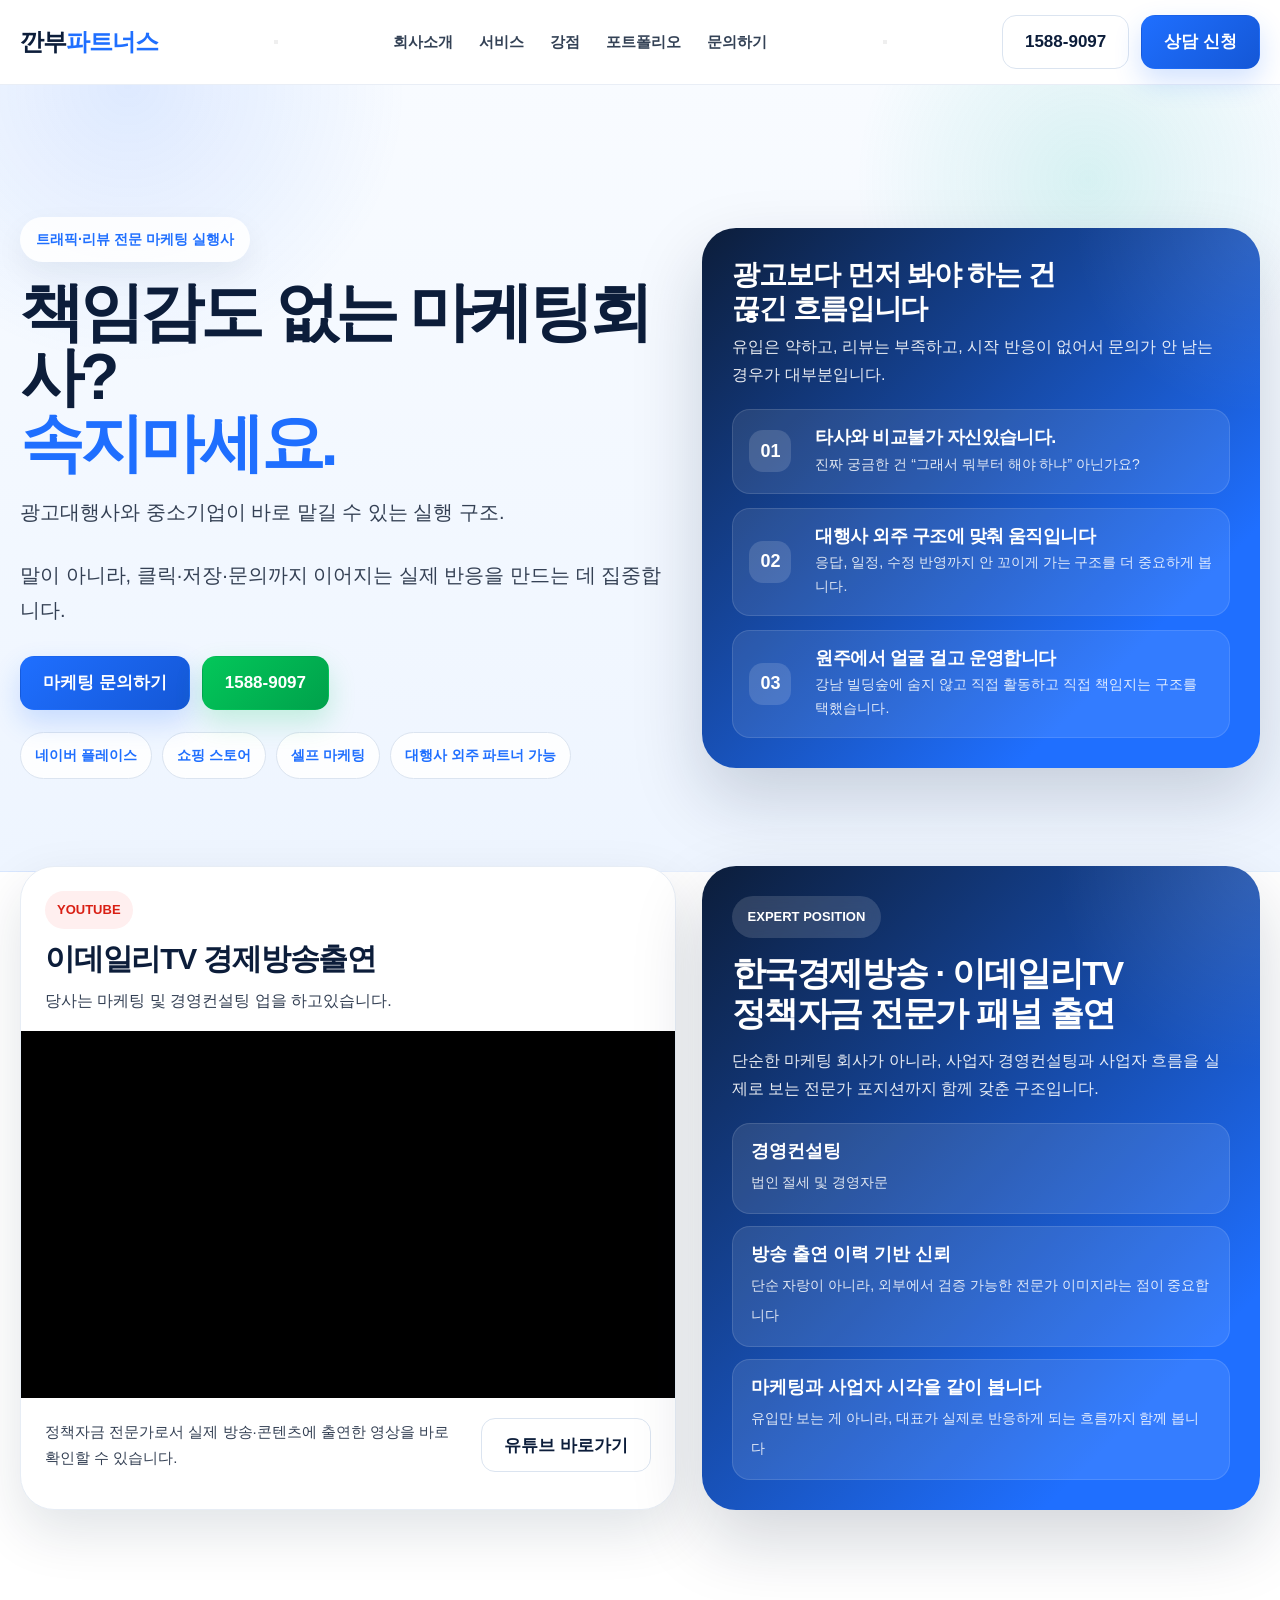
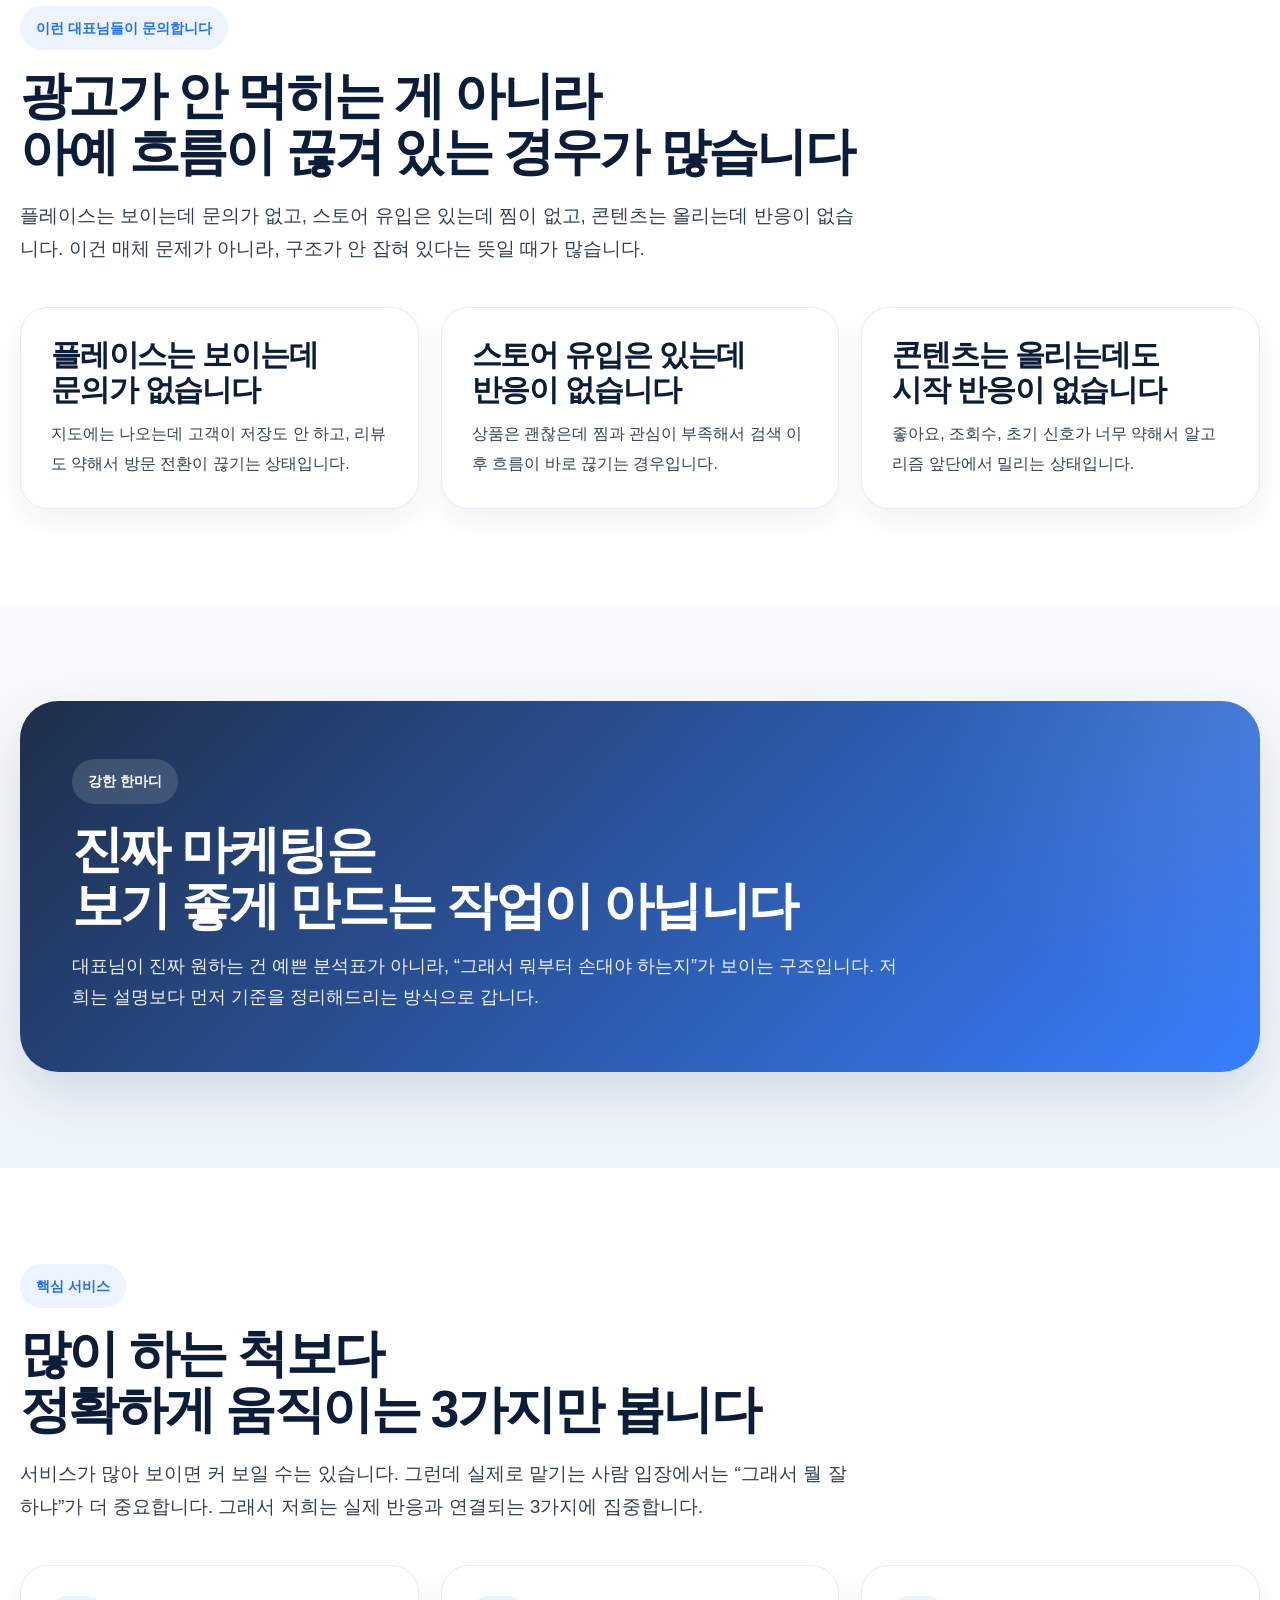
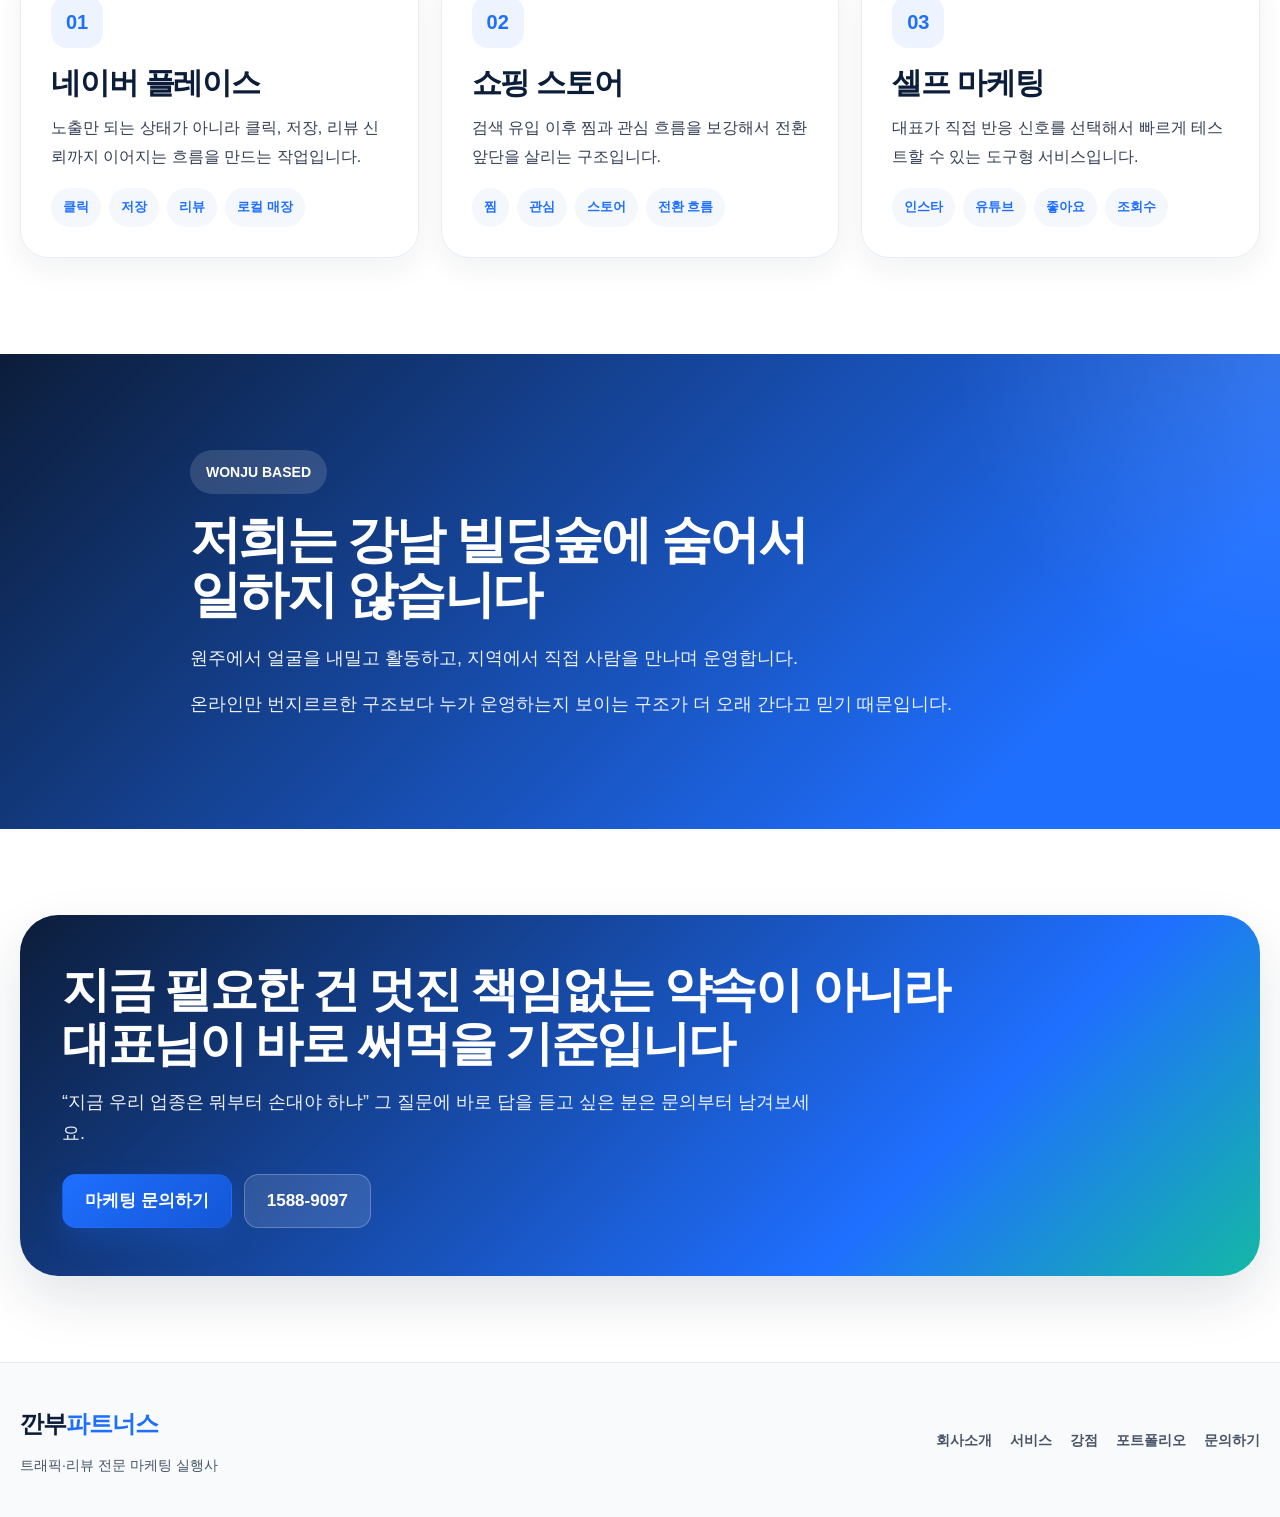
<file: index.html>
<!DOCTYPE html>
<html lang="ko">
<head>
  <meta charset="UTF-8" />
  <meta name="viewport" content="width=device-width, initial-scale=1.0" />
  <meta name="description" content="원주 마케팅 실행사, 네이버 플레이스, 스토어, 리뷰 전문">
  <meta name="keywords" content="원주마케팅, 플레이스마케팅, 리뷰마케팅">
<title>깐부파트너스 | 트래픽·리뷰 전문 마케팅 실행사</title>
  <meta name="description" content="대행사와 중소기업이 바로 맡길 수 있는 실행 중심 마케팅. 기업,병원 마케팅부터 네이버 플레이스, 쇼핑 스토어, 셀프 마케팅까지 실제 반응을 만드는 실행사." />
  <style>
    :root {
      --navy: #0c1d3a;
      --navy-2: #12284d;
      --blue: #1f6fff;
      --blue-dark: #1457d6;
      --green: #03c75a;
      --green-dark: #00a14b;
      --red: #ff3b30;
      --mint: #14b8a6;
      --amber: #f59e0b;
      --soft: #f7f8fa;
      --soft-blue: #eef5ff;
      --line: #e7edf5;
      --text: #111827;
      --sub: #344054;
      --white: #ffffff;
      --shadow-sm: 0 12px 30px rgba(12, 29, 58, 0.06);
      --shadow-md: 0 22px 54px rgba(12, 29, 58, 0.12);
      --shadow-lg: 0 30px 70px rgba(12, 29, 58, 0.18);
      --radius-sm: 16px;
      --radius-md: 24px;
      --radius-lg: 36px;
      --max: 1240px;
    }

    * {
      box-sizing: border-box;
      margin: 0;
      padding: 0;
    }

    html {
      scroll-behavior: smooth;
    }

    body {
      font-family: "Pretendard", "Noto Sans KR", Arial, sans-serif;
      color: var(--text);
      background: #fff;
      line-height: 1.75;
      font-size: 17px;
      -webkit-font-smoothing: antialiased;
    }

    a {
      color: inherit;
      text-decoration: none;
    }

    img {
      display: block;
      max-width: 100%;
    }

    .container {
      width: min(var(--max), calc(100% - 40px));
      margin: 0 auto;
    }

    .site-header {
      position: sticky;
      top: 0;
      z-index: 1000;
      background: rgba(255,255,255,0.88);
      backdrop-filter: blur(14px);
      border-bottom: 1px solid rgba(231,237,245,0.9);
      transition: box-shadow .2s ease, background .2s ease;
    }
    .site-header.scrolled {
      box-shadow: 0 8px 28px rgba(12,29,58,0.08);
      background: rgba(255,255,255,0.95);
    }
    .header-inner {
      min-height: 84px;
      display: flex;
      align-items: center;
      justify-content: space-between;
      gap: 20px;
    }
  position: sticky;
  top: 0;
  z-index: 1000;
  background: rgba(255,255,255,0.88);
  backdrop-filter: blur(14px);
  border-bottom: 1px solid rgba(231,237,245,0.9);
  transition: box-shadow .2s ease, background .2s ease;
}
.site-header.scrolled {
  box-shadow: 0 8px 28px rgba(12,29,58,0.08);
  background: rgba(255,255,255,0.95);
}
.header-inner {
  min-height: 84px;
  display: flex;
  align-items: center;
  justify-content: space-between;
  gap: 20px;
}
/* 여기부터 새로 추가 */
.menu-toggle {
  display: none;
  border: 0;
  background: transparent;
  font-size: 28px;
  line-height: 1;
  cursor: pointer;
  color: #0f172a;
}
@media (max-width: 991px) {
  .menu-toggle {
    display: block;
  }
  .main-nav {
    display: none;
    position: absolute;
    top: 84px;
    left: 16px;
    right: 16px;
    background: #ffffff;
    border-radius: 16px;
    padding: 16px;
    box-shadow: 0 12px 32px rgba(15, 23, 42, 0.12);
    flex-direction: column;
    gap: 14px;
    z-index: 999;
  }
  .main-nav.open {
    display: flex;
  }
}
    
    .logo {
      font-size: 24px;
      font-weight: 900;
      letter-spacing: -0.04em;
      color: var(--navy);
      white-space: nowrap;
    }

    .logo span {
      color: var(--blue);
    }

    .nav-links {
      display: flex;
      align-items: center;
      gap: 26px;
      flex-wrap: wrap;
    }

    .nav-links a {
      font-size: 15px;
      font-weight: 800;
      color: #334155;
      transition: color .2s ease;
    }

    .nav-links a:hover,
    .nav-links a.active {
      color: var(--blue);
    }

    .header-actions {
      display: flex;
      align-items: center;
      gap: 12px;
      flex-wrap: wrap;
    }

    .btn {
      display: inline-flex;
      align-items: center;
      justify-content: center;
      min-height: 54px;
      padding: 0 22px;
      border-radius: 14px;
      font-weight: 900;
      border: 1px solid transparent;
      transition: transform .2s ease, box-shadow .2s ease, filter .2s ease;
      position: relative;
      overflow: hidden;
      white-space: nowrap;
      cursor: pointer;
    }

    .btn:hover {
      transform: translateY(-2px);
    }

    .btn::after {
      content: "";
      position: absolute;
      top: 0;
      left: -120%;
      width: 120%;
      height: 100%;
      background: linear-gradient(120deg, transparent, rgba(255,255,255,0.35), transparent);
      transition: left .6s ease;
    }

    .btn:hover::after {
      left: 120%;
    }

    .btn-primary {
      background: linear-gradient(135deg, var(--blue), var(--blue-dark));
      color: white;
      box-shadow: 0 12px 28px rgba(31,111,255,0.20);
    }

    .btn-outline {
      background: #fff;
      color: var(--navy);
      border: 1px solid #dbe4f0;
    }

    .btn-green {
      background: linear-gradient(135deg, var(--green), var(--green-dark));
      color: white;
      box-shadow: 0 12px 28px rgba(3,199,90,0.20);
    }

    .hero {
      position: relative;
      overflow: hidden;
      padding: 132px 0 92px;
      background:
        radial-gradient(circle at 85% 12%, rgba(20,184,166,0.14), transparent 18%),
        radial-gradient(circle at 10% 0%, rgba(31,111,255,0.12), transparent 20%),
        linear-gradient(180deg, #f8fbff 0%, #eef5ff 100%);
      border-bottom: 1px solid rgba(31,111,255,0.08);
    }

    .hero-grid {
      display: grid;
      grid-template-columns: 1.08fr 0.92fr;
      gap: 28px;
      align-items: center;
    }

    .hero-badge {
      display: inline-flex;
      align-items: center;
      padding: 10px 16px;
      border-radius: 999px;
      background: rgba(255,255,255,0.88);
      color: var(--blue);
      font-size: 14px;
      font-weight: 900;
      margin-bottom: 18px;
      box-shadow: var(--shadow-sm);
    }

    .hero h1 {
      font-size: clamp(44px, 5vw, 76px);
      line-height: 1.03;
      letter-spacing: -0.06em;
      color: var(--navy);
      margin-bottom: 18px;
    }

    .hero h1 span {
      color: var(--blue);
    }

    .hero p {
      font-size: 20px;
      color: var(--sub);
      max-width: 780px;
      margin-bottom: 28px;
    }

    .hero-actions {
      display: flex;
      gap: 12px;
      flex-wrap: wrap;
      margin-bottom: 22px;
    }

    .hero-tags {
      display: flex;
      flex-wrap: wrap;
      gap: 10px;
    }

    .hero-tags span {
      display: inline-flex;
      align-items: center;
      padding: 10px 14px;
      border-radius: 999px;
      background: rgba(255,255,255,0.86);
      border: 1px solid #dbe4f0;
      color: var(--blue);
      font-size: 14px;
      font-weight: 800;
    }

    .hero-panel {
      background: linear-gradient(135deg, #0c1d3a 0%, #1f6fff 78%);
      color: white;
      border-radius: 34px;
      padding: 30px;
      box-shadow: var(--shadow-lg);
      position: relative;
      overflow: hidden;
    }

    .hero-panel::after {
      content: "";
      position: absolute;
      inset: 0;
      background: radial-gradient(circle at 100% 0%, rgba(255,255,255,0.10), transparent 24%);
      pointer-events: none;
    }

    .hero-panel > * {
      position: relative;
      z-index: 1;
    }

    .hero-panel-top {
      margin-bottom: 20px;
    }

    .hero-panel-top strong {
      display: block;
      font-size: 28px;
      line-height: 1.2;
      letter-spacing: -0.04em;
      margin-bottom: 8px;
    }

    .hero-panel-top p {
      color: rgba(255,255,255,0.90);
      font-size: 16px;
      margin: 0;
    }

    .hero-panel-list {
      display: grid;
      gap: 14px;
    }

    .hero-panel-item {
      display: grid;
      grid-template-columns: 52px 1fr;
      gap: 14px;
      align-items: center;
      padding: 16px;
      border-radius: 18px;
      background: rgba(255,255,255,0.09);
      border: 1px solid rgba(255,255,255,0.12);
    }

    .hero-panel-num {
      width: 42px;
      height: 42px;
      display: grid;
      place-items: center;
      border-radius: 14px;
      background: rgba(255,255,255,0.14);
      color: white;
      font-weight: 900;
      font-size: 18px;
    }

    .hero-panel-item h3 {
      font-size: 18px;
      line-height: 1.25;
      color: white;
      margin-bottom: 4px;
      letter-spacing: -0.03em;
    }

    .hero-panel-item p {
      font-size: 14px;
      line-height: 1.7;
      color: rgba(255,255,255,0.86);
      margin: 0;
    }

    .video-section {
      padding: 28px 0 0;
      background: #fff;
    }

    .video-wrap {
      margin-top: -34px;
      display: grid;
      grid-template-columns: 1.08fr 0.92fr;
      gap: 26px;
      align-items: stretch;
    }

    .video-card {
      background: #fff;
      border: 1px solid var(--line);
      border-radius: 34px;
      overflow: hidden;
      box-shadow: var(--shadow-md);
    }

    .video-card-head {
      padding: 24px 24px 16px;
    }

    .video-card-head .mini-badge {
      display: inline-flex;
      align-items: center;
      padding: 8px 12px;
      border-radius: 999px;
      background: #ffefef;
      color: #d91f14;
      font-size: 13px;
      font-weight: 900;
      margin-bottom: 12px;
    }

    .video-card-head h2 {
      font-size: 30px;
      line-height: 1.18;
      letter-spacing: -0.04em;
      color: var(--navy);
      margin-bottom: 10px;
    }

    .video-card-head p {
      font-size: 16px;
      color: var(--sub);
    }

    .video-frame {
      position: relative;
      width: 100%;
      aspect-ratio: 16 / 9;
      background: #000;
    }

    .video-frame iframe {
      position: absolute;
      inset: 0;
      width: 100%;
      height: 100%;
    }

    .video-card-foot {
      padding: 20px 24px 26px;
      display: flex;
      justify-content: space-between;
      align-items: center;
      gap: 16px;
      flex-wrap: wrap;
    }

    .video-card-foot p {
      font-size: 15px;
      color: var(--sub);
      flex: 1;
      min-width: 220px;
    }

    .broadcast-card {
      background: linear-gradient(135deg, #0c1d3a 0%, #1f6fff 82%);
      color: white;
      border-radius: 34px;
      padding: 30px;
      box-shadow: var(--shadow-lg);
      position: relative;
      overflow: hidden;
    }

    .broadcast-card::after {
      content: "";
      position: absolute;
      inset: 0;
      background: radial-gradient(circle at 100% 0%, rgba(255,255,255,0.12), transparent 24%);
      pointer-events: none;
    }

    .broadcast-card > * {
      position: relative;
      z-index: 1;
    }

    .broadcast-chip {
      display: inline-flex;
      align-items: center;
      padding: 10px 16px;
      border-radius: 999px;
      background: rgba(255,255,255,0.14);
      color: white;
      font-size: 13px;
      font-weight: 900;
      margin-bottom: 16px;
      backdrop-filter: blur(8px);
    }

    .broadcast-card h3 {
      font-size: 34px;
      line-height: 1.15;
      letter-spacing: -0.04em;
      margin-bottom: 14px;
    }

    .broadcast-card p {
      font-size: 16px;
      color: rgba(255,255,255,0.90);
      margin-bottom: 18px;
    }

    .broadcast-points {
      display: grid;
      gap: 12px;
      margin-top: 20px;
    }

    .broadcast-point {
      padding: 16px 18px;
      border-radius: 18px;
      background: rgba(255,255,255,0.10);
      border: 1px solid rgba(255,255,255,0.12);
    }

    .broadcast-point strong {
      display: block;
      font-size: 18px;
      line-height: 1.3;
      margin-bottom: 4px;
    }

    .broadcast-point span {
      font-size: 14px;
      line-height: 1.7;
      color: rgba(255,255,255,0.86);
    }

    .section {
      padding: 96px 0;
    }

    .section-soft {
      background: linear-gradient(180deg, #f8fafc 0%, #eef4fb 100%);
    }

    .section-chip {
      display: inline-flex;
      align-items: center;
      padding: 10px 16px;
      border-radius: 999px;
      background: #eef4ff;
      color: var(--blue);
      font-size: 14px;
      font-weight: 900;
      margin-bottom: 18px;
    }

    .section-title {
      font-size: clamp(34px, 4vw, 56px);
      line-height: 1.1;
      letter-spacing: -0.05em;
      color: var(--navy);
      margin-bottom: 18px;
    }

    .section-sub {
      max-width: 840px;
      color: var(--sub);
      font-size: 19px;
      margin-bottom: 42px;
    }

    .hook-grid {
      display: grid;
      grid-template-columns: repeat(3, 1fr);
      gap: 22px;
    }

    .hook-card {
      background: #fff;
      border: 1px solid var(--line);
      border-radius: 28px;
      padding: 30px;
      box-shadow: var(--shadow-sm);
      transition: transform .3s ease, box-shadow .3s ease;
    }

    .hook-card:hover {
      transform: translateY(-8px);
      box-shadow: 0 24px 50px rgba(12,29,58,0.12);
    }

    .hook-card h3 {
      font-size: 30px;
      line-height: 1.15;
      letter-spacing: -0.04em;
      color: var(--navy);
      margin-bottom: 12px;
    }

    .hook-card p {
      color: var(--sub);
      font-size: 16px;
      line-height: 1.85;
    }

    .mid-banner {
      position: relative;
      overflow: hidden;
      border-radius: 38px;
      padding: 58px 52px;
      background:
        linear-gradient(135deg, rgba(12,29,58,0.92), rgba(31,111,255,0.88)),
        url('https://images.unsplash.com/photo-1520607162513-77705c0f0d4a?q=80&w=1800&auto=format&fit=crop') center/cover no-repeat;
      color: white;
      box-shadow: var(--shadow-md);
    }

    .mid-banner::after {
      content: "";
      position: absolute;
      inset: 0;
      background: radial-gradient(circle at 100% 0%, rgba(255,255,255,0.10), transparent 26%);
      pointer-events: none;
    }

    .mid-banner > * {
      position: relative;
      z-index: 1;
    }

    .mid-banner .section-chip {
      background: rgba(255,255,255,0.14);
      color: white;
      backdrop-filter: blur(8px);
    }

    .mid-banner h2 {
      font-size: clamp(34px, 4vw, 54px);
      line-height: 1.1;
      letter-spacing: -0.05em;
      margin-bottom: 16px;
    }

    .mid-banner p {
      max-width: 840px;
      color: rgba(255,255,255,0.92);
      font-size: 18px;
    }

    .service-overview {
      display: grid;
      grid-template-columns: repeat(3, 1fr);
      gap: 22px;
    }

    .service-card {
      background: #fff;
      border: 1px solid var(--line);
      border-radius: 28px;
      padding: 30px;
      box-shadow: var(--shadow-sm);
      transition: transform .3s ease, box-shadow .3s ease;
    }

    .service-card:hover {
      transform: translateY(-8px);
      box-shadow: 0 24px 50px rgba(12,29,58,0.12);
    }

    .service-num {
      width: 52px;
      height: 52px;
      display: grid;
      place-items: center;
      border-radius: 16px;
      background: #eef4ff;
      color: var(--blue);
      font-size: 20px;
      font-weight: 900;
      margin-bottom: 18px;
    }

    .service-card h3 {
      font-size: 30px;
      line-height: 1.15;
      letter-spacing: -0.04em;
      color: var(--navy);
      margin-bottom: 12px;
    }

    .service-card p {
      color: var(--sub);
      font-size: 16px;
      line-height: 1.85;
      margin-bottom: 16px;
    }

    .service-tags {
      display: flex;
      flex-wrap: wrap;
      gap: 8px;
    }

    .service-tags span {
      display: inline-flex;
      align-items: center;
      padding: 8px 12px;
      border-radius: 999px;
      background: #f4f7fb;
      color: var(--blue);
      font-size: 13px;
      font-weight: 800;
    }

    .origin-section {
      background: linear-gradient(135deg, #0c1d3a 0%, #1f6fff 82%);
      color: white;
      padding: 96px 0;
      position: relative;
      overflow: hidden;
    }

    .origin-section::after {
      content: "";
      position: absolute;
      inset: 0;
      background:
        radial-gradient(circle at 100% 0%, rgba(255,255,255,0.10), transparent 24%);
      pointer-events: none;
    }

    .origin-inner {
      position: relative;
      z-index: 1;
      max-width: 900px;
    }

    .origin-chip {
      display: inline-flex;
      align-items: center;
      padding: 10px 16px;
      border-radius: 999px;
      background: rgba(255,255,255,0.14);
      color: white;
      font-size: 14px;
      font-weight: 900;
      margin-bottom: 18px;
      backdrop-filter: blur(8px);
    }

    .origin-section h2 {
      font-size: clamp(36px, 4vw, 58px);
      line-height: 1.08;
      letter-spacing: -0.05em;
      margin-bottom: 18px;
    }

    .origin-section p {
      font-size: 18px;
      color: rgba(255,255,255,0.92);
      line-height: 1.9;
      margin-bottom: 12px;
    }

    .cta-band {
      padding: 86px 0;
    }

    .cta-box {
      border-radius: 38px;
      padding: 48px 42px;
      background: linear-gradient(135deg, #0c1d3a 0%, #1f6fff 72%, #14b8a6 100%);
      color: white;
      box-shadow: var(--shadow-md);
    }

    .cta-box h2 {
      font-size: clamp(32px, 4vw, 48px);
      line-height: 1.12;
      letter-spacing: -0.05em;
      margin-bottom: 16px;
    }

    .cta-box p {
      max-width: 760px;
      color: rgba(255,255,255,0.92);
      margin-bottom: 24px;
      font-size: 18px;
    }

    .cta-actions {
      display: flex;
      gap: 12px;
      flex-wrap: wrap;
    }

    .cta-actions .btn-outline {
      background: rgba(255,255,255,0.12);
      color: white;
      border-color: rgba(255,255,255,0.24);
    }

    .site-footer {
      padding: 40px 0;
      border-top: 1px solid var(--line);
      background: #f8fafc;
    }

    .footer-inner {
      display: flex;
      justify-content: space-between;
      gap: 24px;
      align-items: center;
      flex-wrap: wrap;
    }

    .footer-links {
      display: flex;
      gap: 18px;
      flex-wrap: wrap;
    }

    .footer-links a {
      font-size: 14px;
      font-weight: 800;
      color: #475467;
    }

    .reveal {
      opacity: 0;
      transform: translateY(34px);
      transition: opacity .8s ease, transform .8s ease;
    }

    .reveal.active {
      opacity: 1;
      transform: translateY(0);
    }

    @media (max-width: 980px) {
      .nav-links,
      .header-actions {
        display: none;
      }

      .hero-grid,
      .video-wrap,
      .hook-grid,
      .service-overview {
        grid-template-columns: 1fr;
      }

      .container {
        width: min(var(--max), calc(100% - 28px));
      }

      .hero {
        padding: 92px 0 72px;
      }

      .section {
        padding: 76px 0;
      }

      .mid-banner,
      .cta-box {
        padding: 36px 28px;
        border-radius: 28px;
      }

      .video-wrap {
        margin-top: -22px;
      }
    }

    @media (max-width: 768px) {
      body {
        font-size: 18px;
      }

      .hero h1 {
        font-size: 34px;
        line-height: 1.2;
      }

      .section-title,
      .mid-banner h2,
      .origin-section h2 {
        font-size: 28px;
        line-height: 1.2;
      }

      .section-sub,
      .hero p,
      .mid-banner p,
      .origin-section p {
        font-size: 17px;
      }

      .hero-actions,
      .cta-actions {
        flex-direction: column;
      }

      .btn {
        width: 100%;
      }
    }
  </style>
</head>
<body>
  <header class="site-header" id="siteHeader">
    <div class="container header-inner">
      <a href="https://gganbu-kpfc.github.io/marketing/index.html" class="logo">깐부<span>파트너스</span></a>
<button class="mobile-menu-btn" id="mobileMenuBtn" aria-label="모바일 메뉴 열기">
  <span></span>
  <span></span>
  <span></span>
</button>
      <nav class="nav-links">
        
        <a href="https://gganbu-kpfc.github.io/marketing/about.html">회사소개</a>
        <a href="https://gganbu-kpfc.github.io/marketing/services.html">서비스</a>
        <a href="https://gganbu-kpfc.github.io/marketing/strength.html">강점</a>
        <a href="https://gganbu-kpfc.github.io/marketing/portfolio.html">포트폴리오</a>
        <a href="https://gganbu-kpfc.github.io/marketing/contact.html">문의하기</a>
      </nav>
<button class="mobile-menu-btn" id="mobileMenuBtn" aria-label="모바일 메뉴 열기">
  <span></span>
  <span></span>
  <span></span>
</button>
      <div class="header-actions">
        <a href="tel:1588-9097" class="btn btn-outline">1588-9097</a>
        <a href="https://gganbu-kpfc.github.io/marketing/contact.html" class="btn btn-primary">상담 신청</a>
      </div>
    </div>
  </header>

  <main>
    <!-- hero -->
    <section class="hero">
      <div class="container hero-grid">
        <div class="reveal">
          <span class="hero-badge">트래픽·리뷰 전문 마케팅 실행사</span>
          <h1>
            책임감도 없는 마케팅회사?<br />
            <span>속지마세요.</span>
          </h1>
          <p>
            광고대행사와 중소기업이 바로 맡길 수 있는 실행 구조. 
            <p>
            말이 아니라, 클릭·저장·문의까지 이어지는 실제 반응을 만드는 데 집중합니다.
          </p>

          <div class="hero-actions">
            <a href="https://gganbu-kpfc.github.io/marketing/contact.html" class="btn btn-primary"> 마케팅 문의하기</a>
            <a href="tel:1588-9097" class="btn btn-green">1588-9097</a>
          </div>

          <div class="hero-tags">
            <span>네이버 플레이스</span>
            <span>쇼핑 스토어</span>
            <span>셀프 마케팅</span>
            <span>대행사 외주 파트너 가능</span>
          </div>
        </div>

        <div class="hero-panel reveal">
          <div class="hero-panel-top">
            <strong>광고보다 먼저 봐야 하는 건<br />끊긴 흐름입니다</strong>
            <p>유입은 약하고, 리뷰는 부족하고, 시작 반응이 없어서 문의가 안 남는 경우가 대부분입니다.</p>
          </div>

          <div class="hero-panel-list">
            <div class="hero-panel-item">
              <div class="hero-panel-num">01</div>
              <div>
                <h3> 타사와 비교불가 자신있습니다.</h3>
                <p>진짜 궁금한 건 “그래서 뭐부터 해야 하냐” 아닌가요?</p>
              </div>
            </div>

            <div class="hero-panel-item">
              <div class="hero-panel-num">02</div>
              <div>
                <h3>대행사 외주 구조에 맞춰 움직입니다</h3>
                <p>응답, 일정, 수정 반영까지 안 꼬이게 가는 구조를 더 중요하게 봅니다.</p>
              </div>
            </div>

            <div class="hero-panel-item">
              <div class="hero-panel-num">03</div>
              <div>
                <h3>원주에서 얼굴 걸고 운영합니다</h3>
                <p>강남 빌딩숲에 숨지 않고 직접 활동하고 직접 책임지는 구조를 택했습니다.</p>
              </div>
            </div>
          </div>
        </div>
      </div>
    </section>

    <!-- video section -->
    <section class="video-section">
      <div class="container video-wrap">
        <div class="video-card reveal">
          <div class="video-card-head">
            <span class="mini-badge">YOUTUBE</span>
            <h2>이데일리TV 경제방송출연</h2>
            <p>당사는 마케팅 및 경영컨설팅 업을 하고있습니다.</p>
          </div>

          <div class="video-frame">
            <iframe
              src="https://www.youtube.com/embed/sMQfb_6Okrk?autoplay=1&mute=1&loop=1&playlist=sMQfb_6Okrk&controls=1&rel=0"
              title="정책자금 전문가 영상"
              frameborder="0"
              allow="accelerometer; autoplay; clipboard-write; encrypted-media; gyroscope; picture-in-picture; web-share"
              allowfullscreen>
            </iframe>
          </div>

          <div class="video-card-foot">
            <p>정책자금 전문가로서 실제 방송·콘텐츠에 출연한 영상을 바로 확인할 수 있습니다.</p>
            <a href="https://youtu.be/sMQfb_6Okrk?si=cfpyK14fq3tJu5MR" target="_blank" class="btn btn-outline">유튜브 바로가기</a>
          </div>
        </div>

        <div class="broadcast-card reveal">
          <span class="broadcast-chip">EXPERT POSITION</span>
          <h3>한국경제방송 · 이데일리TV<br />정책자금 전문가 패널 출연</h3>
          <p>
            단순한 마케팅 회사가 아니라,  
            사업자 경영컨설팅과 사업자 흐름을 실제로 보는 전문가 포지션까지 함께 갖춘 구조입니다.
          </p>

          <div class="broadcast-points">
            <div class="broadcast-point">
              <strong>경영컨설팅</strong>
              <span>법인 절세 및 경영자문</span>
            </div>

            <div class="broadcast-point">
              <strong>방송 출연 이력 기반 신뢰</strong>
              <span>단순 자랑이 아니라, 외부에서 검증 가능한 전문가 이미지라는 점이 중요합니다</span>
            </div>

            <div class="broadcast-point">
              <strong>마케팅과 사업자 시각을 같이 봅니다</strong>
              <span>유입만 보는 게 아니라, 대표가 실제로 반응하게 되는 흐름까지 함께 봅니다</span>
            </div>
          </div>
        </div>
      </div>
    </section>

    <!-- hook section -->
    <section class="section">
      <div class="container">
        <span class="section-chip reveal">이런 대표님들이 문의합니다</span>
        <h2 class="section-title reveal">광고가 안 먹히는 게 아니라<br />아예 흐름이 끊겨 있는 경우가 많습니다</h2>
        <p class="section-sub reveal">
          플레이스는 보이는데 문의가 없고, 스토어 유입은 있는데 찜이 없고, 콘텐츠는 올리는데 반응이 없습니다.  
          이건 매체 문제가 아니라, 구조가 안 잡혀 있다는 뜻일 때가 많습니다.
        </p>

        <div class="hook-grid">
          <article class="hook-card reveal">
            <h3>플레이스는 보이는데<br />문의가 없습니다</h3>
            <p>지도에는 나오는데 고객이 저장도 안 하고, 리뷰도 약해서 방문 전환이 끊기는 상태입니다.</p>
          </article>

          <article class="hook-card reveal">
            <h3>스토어 유입은 있는데<br />반응이 없습니다</h3>
            <p>상품은 괜찮은데 찜과 관심이 부족해서 검색 이후 흐름이 바로 끊기는 경우입니다.</p>
          </article>

          <article class="hook-card reveal">
            <h3>콘텐츠는 올리는데도<br />시작 반응이 없습니다</h3>
            <p>좋아요, 조회수, 초기 신호가 너무 약해서 알고리즘 앞단에서 밀리는 상태입니다.</p>
          </article>
        </div>
      </div>
    </section>

    <!-- mid banner -->
    <section class="section-soft section">
      <div class="container">
        <div class="mid-banner reveal">
          <span class="section-chip">강한 한마디</span>
          <h2>진짜 마케팅은<br />보기 좋게 만드는 작업이 아닙니다</h2>
          <p>
            대표님이 진짜 원하는 건 예쁜 분석표가 아니라,  
            “그래서 뭐부터 손대야 하는지”가 보이는 구조입니다.  
            저희는 설명보다 먼저 기준을 정리해드리는 방식으로 갑니다.
          </p>
        </div>
      </div>
    </section>

    <!-- services -->
    <section class="section">
      <div class="container">
        <span class="section-chip reveal">핵심 서비스</span>
        <h2 class="section-title reveal">많이 하는 척보다<br />정확하게 움직이는 3가지만 봅니다</h2>
        <p class="section-sub reveal">
          서비스가 많아 보이면 커 보일 수는 있습니다.  
          그런데 실제로 맡기는 사람 입장에서는 “그래서 뭘 잘하냐”가 더 중요합니다.  
          그래서 저희는 실제 반응과 연결되는 3가지에 집중합니다.
        </p>

        <div class="service-overview">
          <article class="service-card reveal">
            <div class="service-num">01</div>
            <h3>네이버 플레이스</h3>
            <p>노출만 되는 상태가 아니라 클릭, 저장, 리뷰 신뢰까지 이어지는 흐름을 만드는 작업입니다.</p>
            <div class="service-tags">
              <span>클릭</span>
              <span>저장</span>
              <span>리뷰</span>
              <span>로컬 매장</span>
            </div>
          </article>

          <article class="service-card reveal">
            <div class="service-num">02</div>
            <h3>쇼핑 스토어</h3>
            <p>검색 유입 이후 찜과 관심 흐름을 보강해서 전환 앞단을 살리는 구조입니다.</p>
            <div class="service-tags">
              <span>찜</span>
              <span>관심</span>
              <span>스토어</span>
              <span>전환 흐름</span>
            </div>
          </article>

          <article class="service-card reveal">
            <div class="service-num">03</div>
            <h3>셀프 마케팅</h3>
            <p>대표가 직접 반응 신호를 선택해서 빠르게 테스트할 수 있는 도구형 서비스입니다.</p>
            <div class="service-tags">
              <span>인스타</span>
              <span>유튜브</span>
              <span>좋아요</span>
              <span>조회수</span>
            </div>
          </article>
        </div>
      </div>
    </section>

    <!-- origin -->
    <section class="origin-section">
      <div class="container origin-inner">
        <span class="origin-chip reveal">WONJU BASED</span>
        <h2 class="reveal">저희는 강남 빌딩숲에 숨어서<br />일하지 않습니다</h2>
        <p class="reveal">
          원주에서 얼굴을 내밀고 활동하고,  
          지역에서 직접 사람을 만나며 운영합니다.
        </p>
        <p class="reveal">
          온라인만 번지르르한 구조보다  
          누가 운영하는지 보이는 구조가 더 오래 간다고 믿기 때문입니다.
        </p>
      </div>
    </section>

    <!-- CTA -->
    <section class="cta-band">
      <div class="container">
        <div class="cta-box reveal">
          <h2>지금 필요한 건 멋진 책임없는 약속이 아니라<br />대표님이 바로 써먹을 기준입니다</h2>
          <p>
            “지금 우리 업종은 뭐부터 손대야 하냐”  
            그 질문에 바로 답을 듣고 싶은 분은 문의부터 남겨보세요.
          </p>

          <div class="cta-actions">
            <a href="https://gganbu-kpfc.github.io/marketing/contact.html" class="btn btn-primary">마케팅 문의하기</a>
            <a href="tel:1588-9097" class="btn btn-outline">1588-9097</a>
          </div>
        </div>
      </div>
    </section>
  </main>

  <footer class="site-footer">
    <div class="container footer-inner">
      <div>
        <a href="https://gganbu-kpfc.github.io/marketing/index.html" class="logo">깐부<span>파트너스</span></a>
        <p style="color:#475467; font-size:14px; margin-top:8px;">트래픽·리뷰 전문 마케팅 실행사</p>
      </div>

      <div class="footer-links">
        <a href="https://gganbu-kpfc.github.io/marketing/about.html">회사소개</a>
        <a href="https://gganbu-kpfc.github.io/marketing/services.html">서비스</a>
        <a href="https://gganbu-kpfc.github.io/marketing/strength.html">강점</a>
        <a href="https://gganbu-kpfc.github.io/marketing/portfolio.html">포트폴리오</a>
        <a href="https://gganbu-kpfc.github.io/marketing/contact.html">문의하기</a>
      </div>
    </div>
  </footer>

  <script>
    const reveals = document.querySelectorAll('.reveal');
    const siteHeader = document.getElementById('siteHeader');

    function revealOnScroll() {
      const trigger = window.innerHeight * 0.88;

      reveals.forEach(el => {
        const top = el.getBoundingClientRect().top;
        if (top < trigger) {
          el.classList.add('active');
        }
      });
    }

    function updateHeader() {
      if (siteHeader) {
        if (window.scrollY > 8) {
          siteHeader.classList.add('scrolled');
        } else {
          siteHeader.classList.remove('scrolled');
        }
      }
    }

    window.addEventListener('scroll', revealOnScroll);
    window.addEventListener('scroll', updateHeader);
    window.addEventListener('load', revealOnScroll);
    window.addEventListener('load', updateHeader);
  </script>
</body>
</html>
</file>
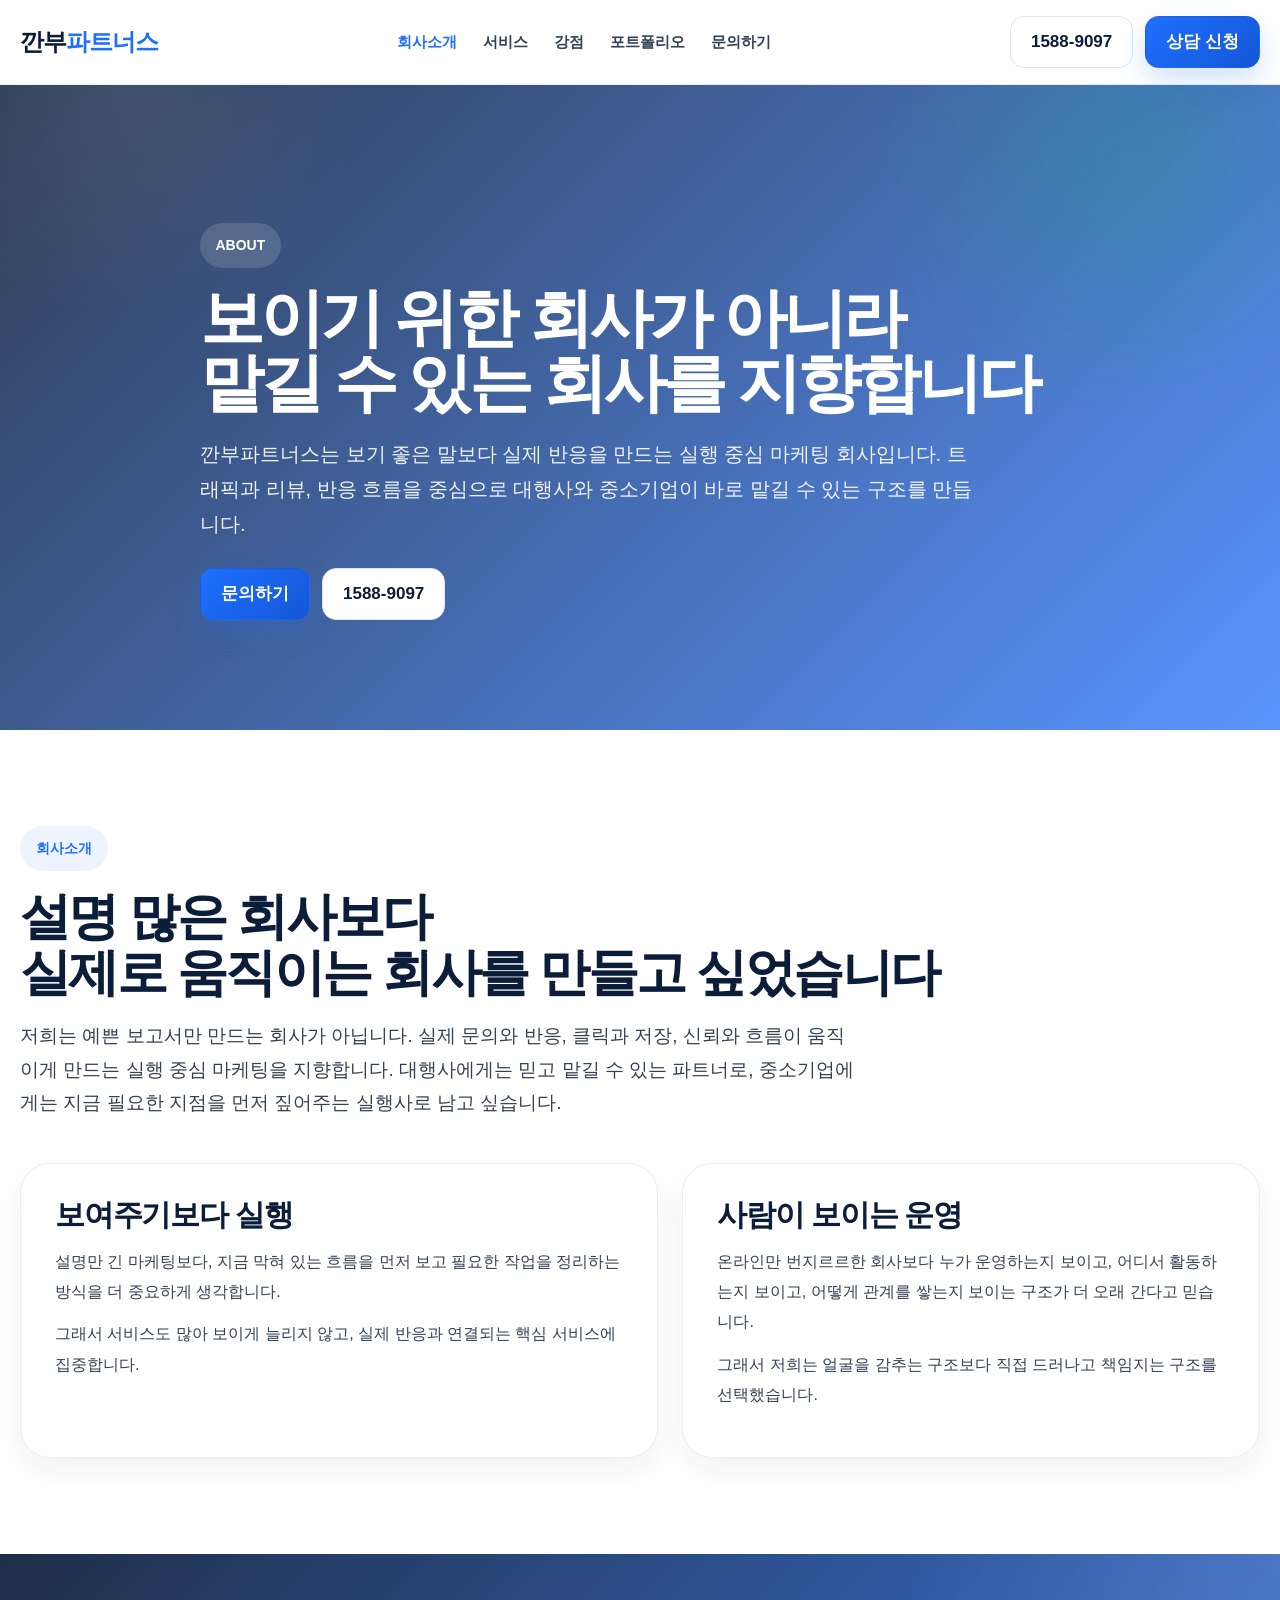
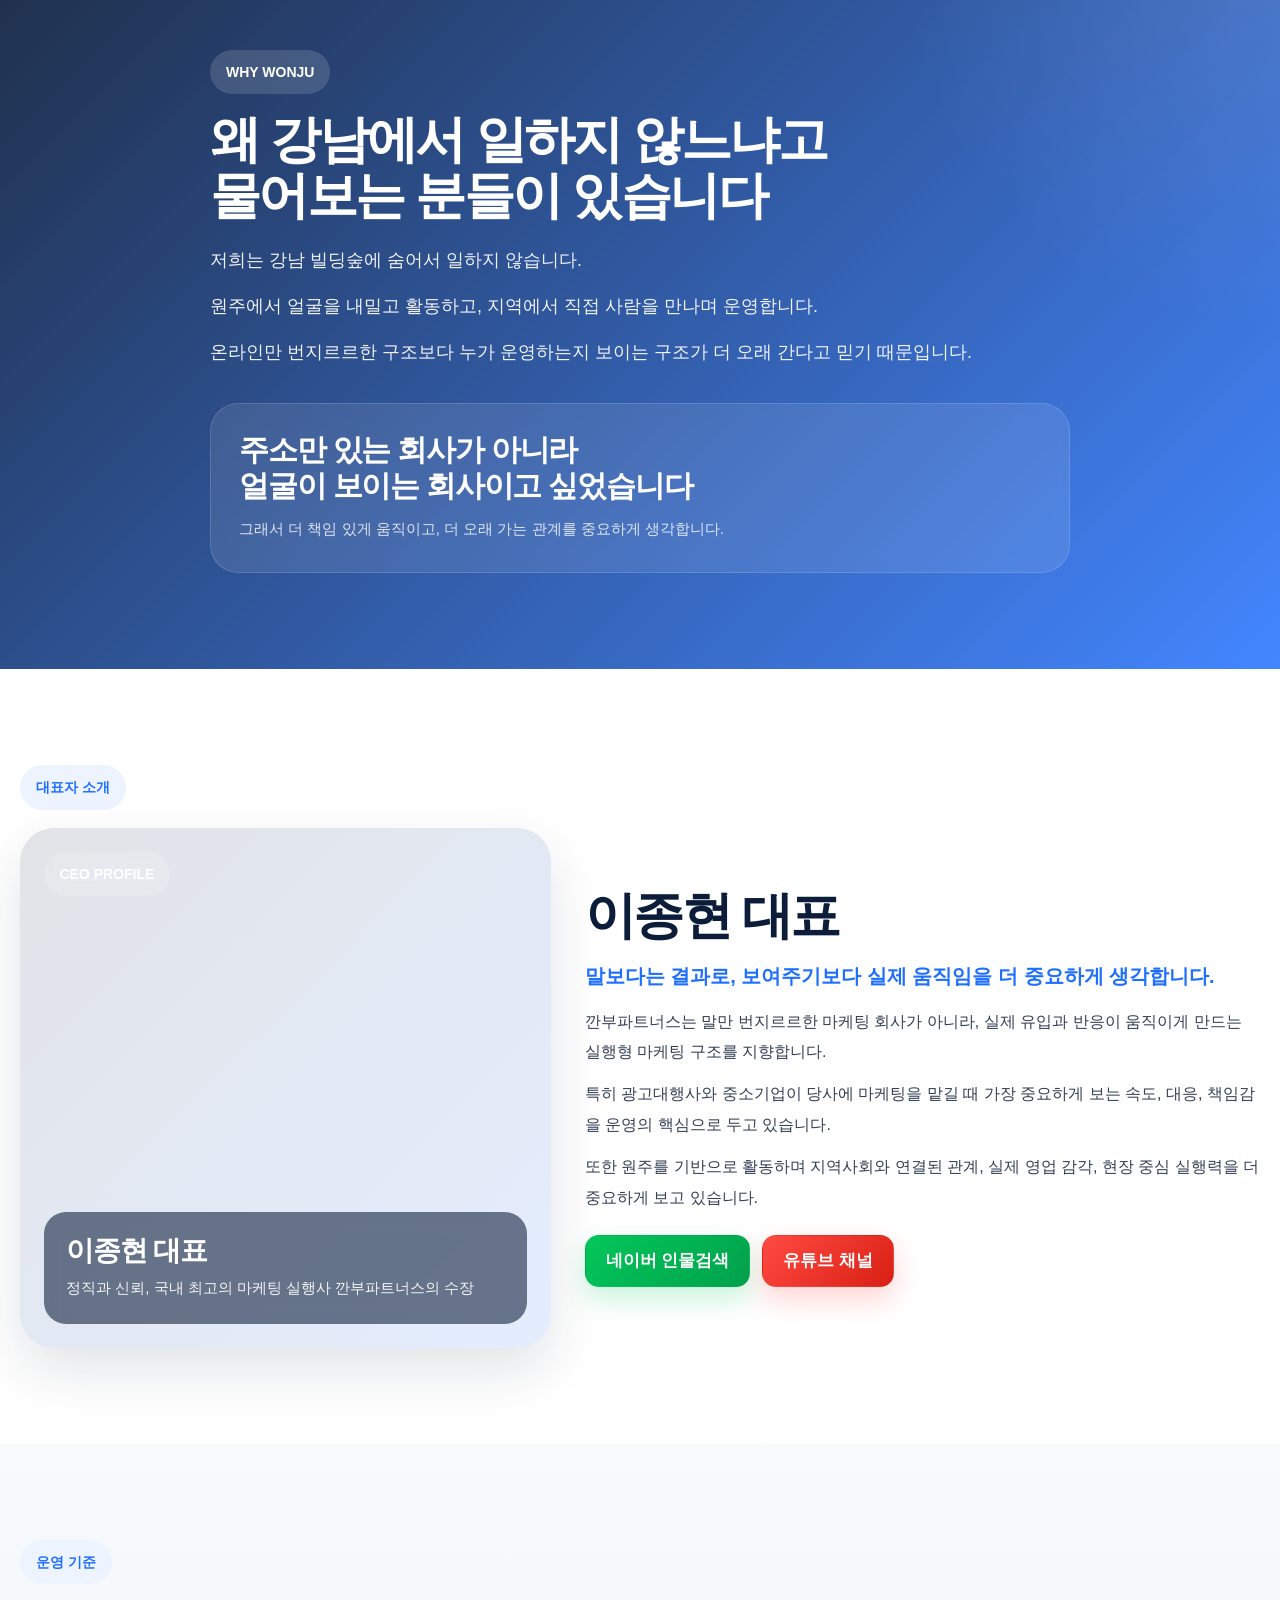
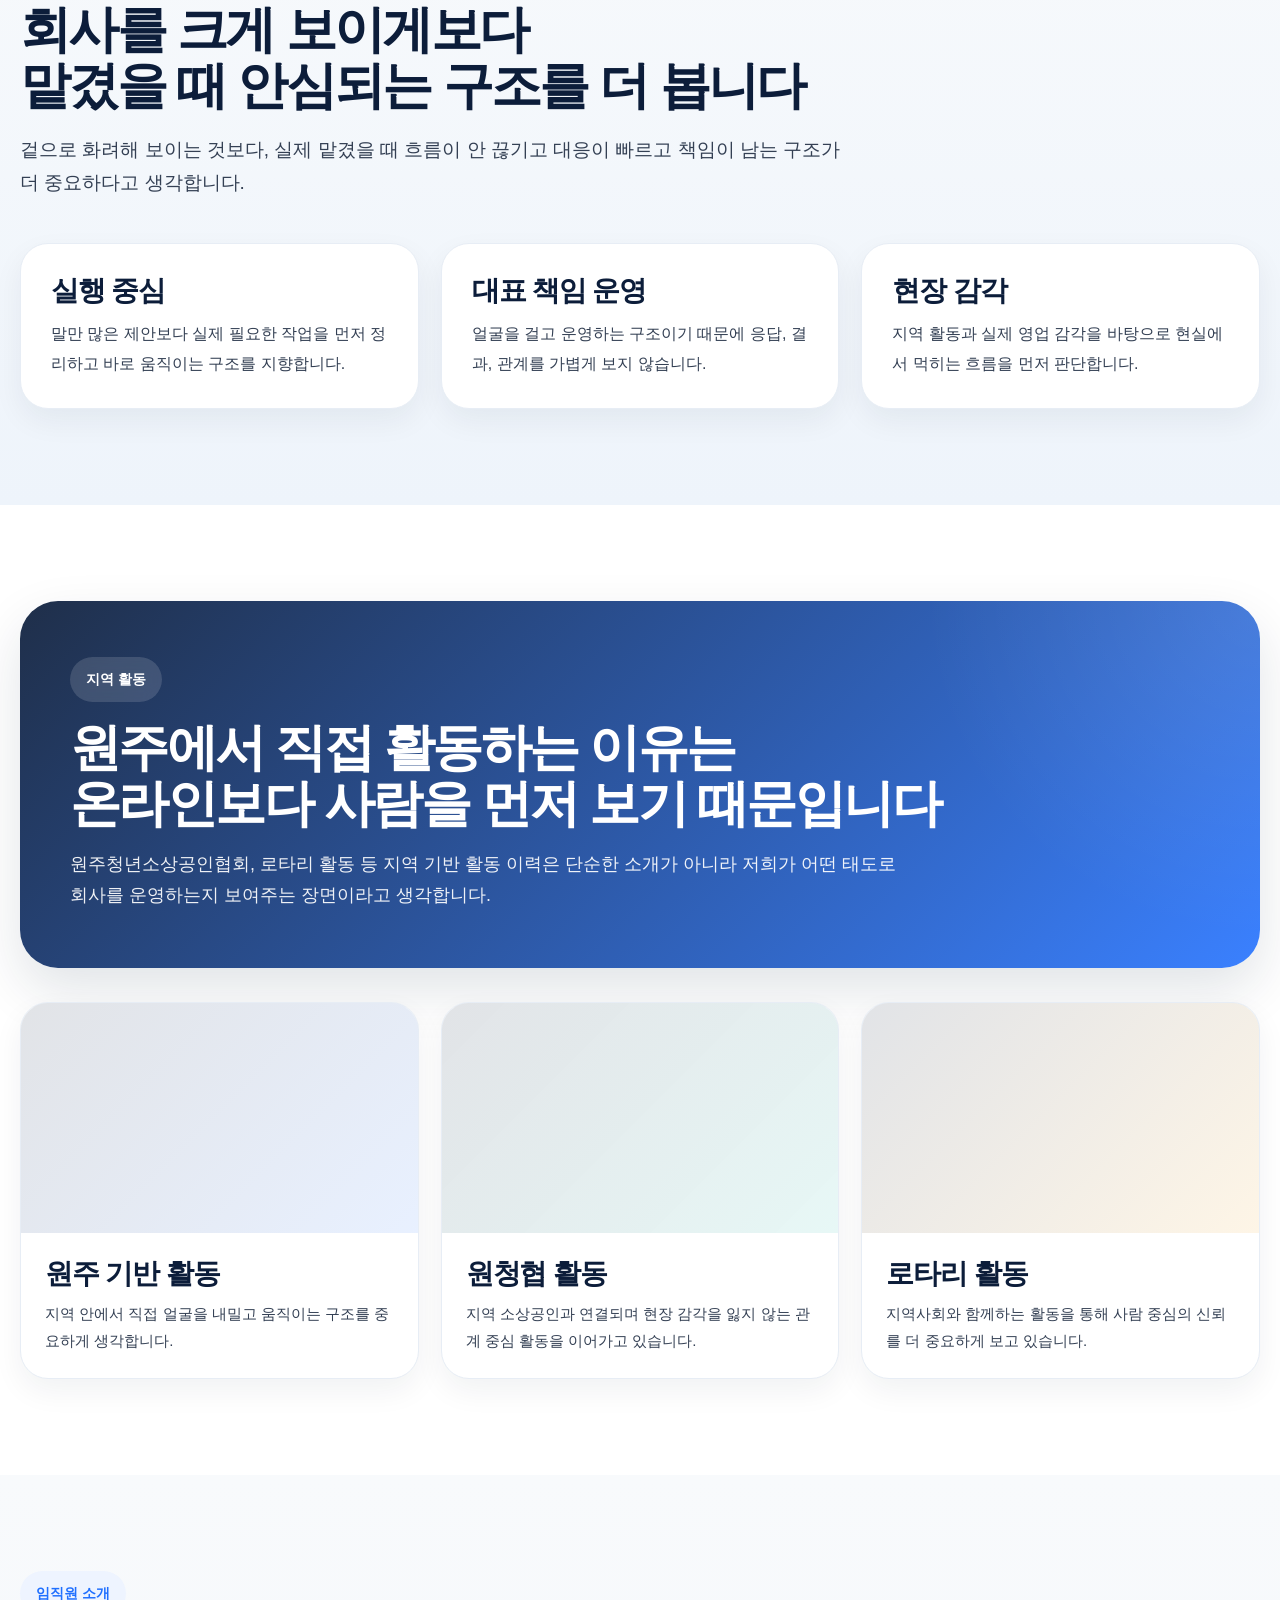
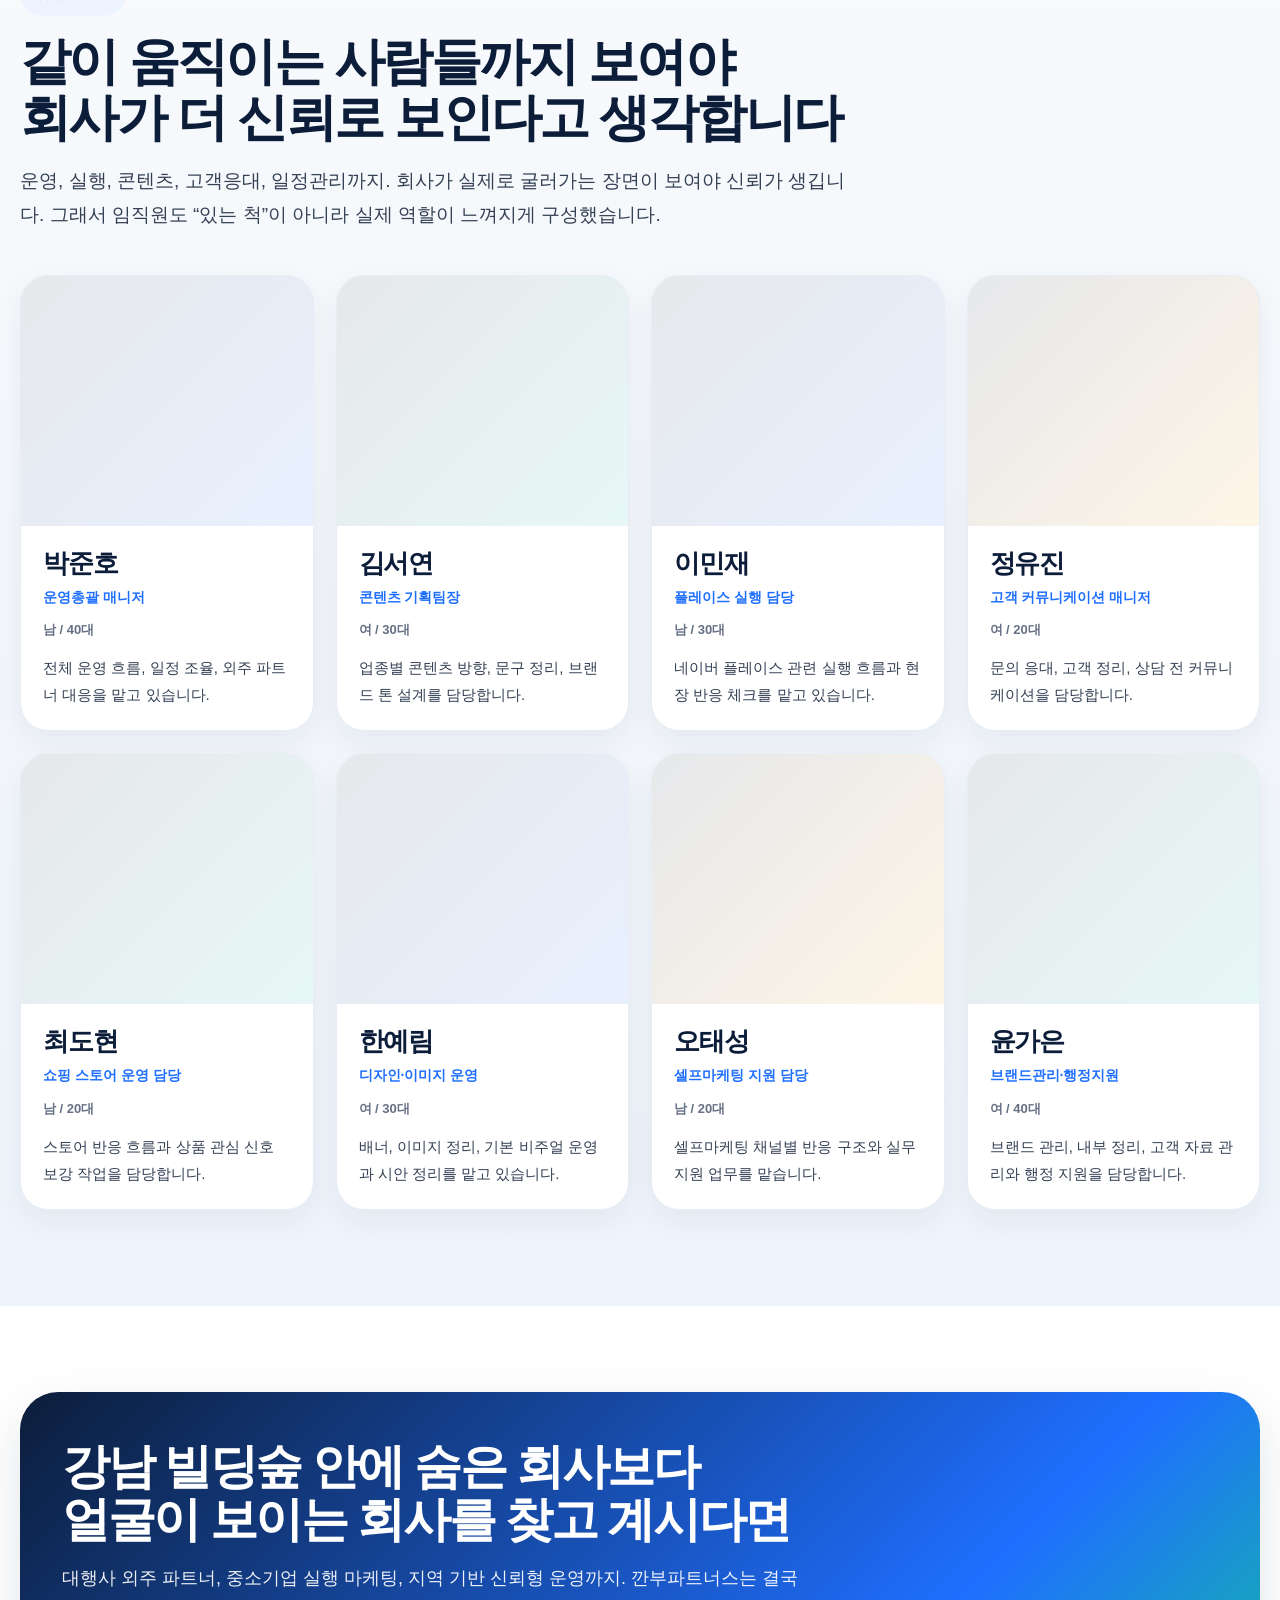
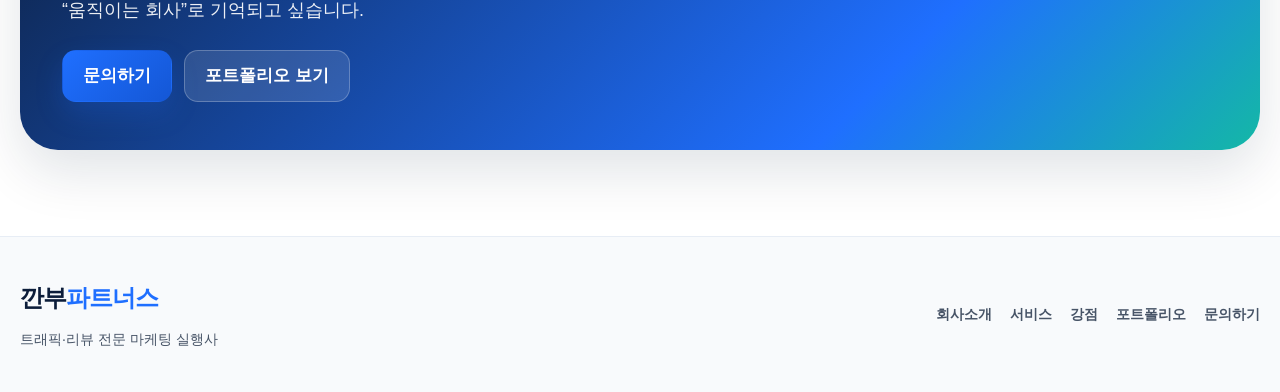
<file: about.html>
<!DOCTYPE html>
<html lang="ko">
<head>
  <meta charset="UTF-8" />
  <meta name="viewport" content="width=device-width, initial-scale=1.0" />
  <title>회사소개 | 깐부파트너스</title>
  <meta name="description" content="원주 기반 트래픽·리뷰 전문 마케팅 실행사 깐부파트너스 회사소개" />
  <style>
    :root {
      --navy: #0c1d3a;
      --navy-2: #12284d;
      --blue: #1f6fff;
      --blue-dark: #1457d6;
      --green: #03c75a;
      --green-dark: #00a14b;
      --red: #ff3b30;
      --soft: #f7f8fa;
      --soft-blue: #eef5ff;
      --line: #e7edf5;
      --text: #111827;
      --sub: #344054;
      --white: #ffffff;
      --shadow-sm: 0 12px 30px rgba(12, 29, 58, 0.06);
      --shadow-md: 0 22px 54px rgba(12, 29, 58, 0.12);
      --radius-sm: 16px;
      --radius-md: 24px;
      --radius-lg: 36px;
      --max: 1240px;
    }

    * {
      box-sizing: border-box;
      margin: 0;
      padding: 0;
    }

    html {
      scroll-behavior: smooth;
    }

    body {
      font-family: "Pretendard", "Noto Sans KR", Arial, sans-serif;
      color: var(--text);
      background: #fff;
      line-height: 1.75;
      font-size: 17px;
      -webkit-font-smoothing: antialiased;
    }

    a {
      color: inherit;
      text-decoration: none;
    }

    img {
      display: block;
      max-width: 100%;
    }

    .container {
      width: min(var(--max), calc(100% - 40px));
      margin: 0 auto;
    }

    /* header */
    .site-header {
      position: sticky;
      top: 0;
      z-index: 1000;
      background: rgba(255,255,255,0.88);
      backdrop-filter: blur(14px);
      border-bottom: 1px solid rgba(231,237,245,0.9);
      transition: box-shadow .2s ease, background .2s ease;
    }

    .site-header.scrolled {
      box-shadow: 0 8px 28px rgba(12,29,58,0.08);
      background: rgba(255,255,255,0.95);
    }

    .header-inner {
      min-height: 84px;
      display: flex;
      align-items: center;
      justify-content: space-between;
      gap: 20px;
    }

    .logo {
      font-size: 24px;
      font-weight: 900;
      letter-spacing: -0.04em;
      color: var(--navy);
      white-space: nowrap;
    }

    .logo span {
      color: var(--blue);
    }

    .nav {
      display: flex;
      align-items: center;
      gap: 26px;
      flex-wrap: wrap;
    }

    .nav a {
      font-size: 15px;
      font-weight: 800;
      color: #334155;
      transition: color .2s ease;
    }

    .nav a:hover,
    .nav a.active {
      color: var(--blue);
    }

    .header-actions {
      display: flex;
      align-items: center;
      gap: 12px;
      flex-wrap: wrap;
    }

    .btn {
      display: inline-flex;
      align-items: center;
      justify-content: center;
      min-height: 52px;
      padding: 0 20px;
      border-radius: 14px;
      font-weight: 900;
      border: 1px solid transparent;
      transition: transform .2s ease, box-shadow .2s ease, filter .2s ease;
      position: relative;
      overflow: hidden;
      white-space: nowrap;
      cursor: pointer;
    }

    .btn:hover {
      transform: translateY(-2px);
    }

    .btn::after {
      content: "";
      position: absolute;
      top: 0;
      left: -120%;
      width: 120%;
      height: 100%;
      background: linear-gradient(120deg, transparent, rgba(255,255,255,0.35), transparent);
      transition: left .6s ease;
    }

    .btn:hover::after {
      left: 120%;
    }

    .btn-primary {
      background: linear-gradient(135deg, var(--blue), var(--blue-dark));
      color: white;
      box-shadow: 0 12px 28px rgba(31,111,255,0.20);
    }

    .btn-outline {
      background: #fff;
      color: var(--navy);
      border: 1px solid #dbe4f0;
    }

    .btn-naver {
      background: linear-gradient(135deg, var(--green), var(--green-dark));
      color: white;
      box-shadow: 0 12px 28px rgba(3,199,90,0.22);
    }

    .btn-youtube {
      background: linear-gradient(135deg, #ff4b42, #d91f14);
      color: white;
      box-shadow: 0 12px 28px rgba(255,59,48,0.22);
    }

    /* hero */
    .hero {
      position: relative;
      overflow: hidden;
      padding: 138px 0 110px;
      background:
        linear-gradient(135deg, rgba(12,29,58,0.86), rgba(31,111,255,0.74)),
        url('https://images.unsplash.com/photo-1497366754035-f200968a6e72?q=80&w=1800&auto=format&fit=crop') center/cover no-repeat;
      color: white;
    }

    .hero::after {
      content: "";
      position: absolute;
      inset: 0;
      background:
        radial-gradient(circle at 88% 12%, rgba(3,199,90,0.16), transparent 20%),
        radial-gradient(circle at 10% 0%, rgba(255,255,255,0.08), transparent 18%);
      pointer-events: none;
    }

    .hero-inner {
      position: relative;
      z-index: 1;
      max-width: 880px;
    }

    .hero-badge {
      display: inline-flex;
      align-items: center;
      padding: 10px 16px;
      border-radius: 999px;
      background: rgba(255,255,255,0.14);
      color: white;
      font-size: 14px;
      font-weight: 900;
      margin-bottom: 18px;
      backdrop-filter: blur(8px);
    }

    .hero h1 {
      font-size: clamp(42px, 5vw, 74px);
      line-height: 1.03;
      letter-spacing: -0.06em;
      margin-bottom: 20px;
    }

    .hero p {
      max-width: 780px;
      font-size: 20px;
      color: rgba(255,255,255,0.92);
      margin-bottom: 26px;
    }

    .hero-actions {
      display: flex;
      gap: 12px;
      flex-wrap: wrap;
    }

    .section {
      padding: 96px 0;
    }

    .section-soft {
      background: linear-gradient(180deg, #f8fafc 0%, #eef4fb 100%);
    }

    .section-chip {
      display: inline-flex;
      align-items: center;
      padding: 10px 16px;
      border-radius: 999px;
      background: #eef4ff;
      color: var(--blue);
      font-size: 14px;
      font-weight: 900;
      margin-bottom: 18px;
    }

    .section-title {
      font-size: clamp(34px, 4vw, 56px);
      line-height: 1.1;
      letter-spacing: -0.05em;
      color: var(--navy);
      margin-bottom: 18px;
    }

    .section-sub {
      max-width: 840px;
      color: var(--sub);
      font-size: 19px;
      margin-bottom: 44px;
    }

    /* company intro */
    .intro-grid {
      display: grid;
      grid-template-columns: 1.05fr 0.95fr;
      gap: 24px;
      align-items: stretch;
    }

    .intro-card {
      background: #fff;
      border: 1px solid var(--line);
      border-radius: 30px;
      padding: 34px;
      box-shadow: var(--shadow-sm);
      transition: transform .3s ease, box-shadow .3s ease;
    }

    .intro-card:hover {
      transform: translateY(-8px);
      box-shadow: 0 24px 50px rgba(12,29,58,0.12);
    }

    .intro-card h3 {
      font-size: 30px;
      line-height: 1.15;
      letter-spacing: -0.04em;
      color: var(--navy);
      margin-bottom: 14px;
    }

    .intro-card p {
      color: var(--sub);
      font-size: 16px;
      line-height: 1.9;
      margin-bottom: 12px;
    }

    /* story band */
    .story-band {
      position: relative;
      overflow: hidden;
      padding: 96px 0;
      background:
        linear-gradient(135deg, rgba(12,29,58,0.92), rgba(31,111,255,0.84)),
        url('https://images.unsplash.com/photo-1473448912268-2022ce9509d8?q=80&w=1800&auto=format&fit=crop') center/cover no-repeat;
      color: white;
    }

    .story-band::after {
      content: "";
      position: absolute;
      inset: 0;
      background: radial-gradient(circle at 100% 0%, rgba(255,255,255,0.10), transparent 26%);
      pointer-events: none;
    }

    .story-inner {
      position: relative;
      z-index: 1;
      max-width: 860px;
    }

    .story-chip {
      display: inline-flex;
      align-items: center;
      padding: 10px 16px;
      border-radius: 999px;
      background: rgba(255,255,255,0.14);
      color: white;
      font-size: 14px;
      font-weight: 900;
      margin-bottom: 18px;
      backdrop-filter: blur(8px);
    }

    .story-band h2 {
      font-size: clamp(36px, 4vw, 58px);
      line-height: 1.1;
      letter-spacing: -0.05em;
      margin-bottom: 18px;
    }

    .story-band p {
      font-size: 18px;
      line-height: 1.9;
      color: rgba(255,255,255,0.92);
      margin-bottom: 12px;
    }

    /* quote banner */
    .quote-wrap {
      margin-top: 34px;
      border-radius: 28px;
      padding: 28px 28px;
      background: rgba(255,255,255,0.10);
      border: 1px solid rgba(255,255,255,0.14);
      backdrop-filter: blur(8px);
    }

    .quote-wrap strong {
      display: block;
      font-size: 30px;
      line-height: 1.2;
      letter-spacing: -0.04em;
      margin-bottom: 10px;
    }

    .quote-wrap span {
      color: rgba(255,255,255,0.82);
      font-size: 15px;
    }

    /* ceo */
    .ceo-wrap {
      display: grid;
      grid-template-columns: 0.88fr 1.12fr;
      gap: 34px;
      align-items: center;
    }

    .ceo-photo {
      position: relative;
      overflow: hidden;
      min-height: 520px;
      border-radius: 34px;
      box-shadow: var(--shadow-md);
      background:
        linear-gradient(135deg, rgba(12,29,58,0.12), rgba(31,111,255,0.12)),
        url('https://images.unsplash.com/photo-1500648767791-00dcc994a43e?q=80&w=1200&auto=format&fit=crop') center/cover no-repeat;
    }

    .ceo-photo-label {
      position: absolute;
      left: 24px;
      top: 24px;
      display: inline-flex;
      padding: 10px 16px;
      border-radius: 999px;
      background: rgba(255,255,255,0.16);
      color: white;
      font-size: 14px;
      font-weight: 900;
      backdrop-filter: blur(8px);
    }

    .ceo-photo-copy {
      position: absolute;
      left: 24px;
      right: 24px;
      bottom: 24px;
      padding: 22px;
      border-radius: 22px;
      background: rgba(12,29,58,0.58);
      color: white;
      backdrop-filter: blur(10px);
    }

    .ceo-photo-copy h3 {
      font-size: 28px;
      line-height: 1.2;
      letter-spacing: -0.04em;
      margin-bottom: 8px;
    }

    .ceo-photo-copy p {
      font-size: 15px;
      color: rgba(255,255,255,0.92);
    }

    .ceo-copy h2 {
      font-size: clamp(34px, 4vw, 54px);
      line-height: 1.1;
      letter-spacing: -0.05em;
      color: var(--navy);
      margin-bottom: 16px;
    }

    .ceo-lead {
      font-size: 20px;
      font-weight: 900;
      line-height: 1.5;
      color: var(--blue);
      margin-bottom: 16px;
    }

    .ceo-copy p {
      color: var(--sub);
      font-size: 16px;
      line-height: 1.9;
      margin-bottom: 12px;
    }

    .ceo-actions {
      display: flex;
      gap: 12px;
      flex-wrap: wrap;
      margin-top: 22px;
    }

    /* values */
    .value-grid {
      display: grid;
      grid-template-columns: repeat(3, 1fr);
      gap: 22px;
    }

    .value-card {
      background: #fff;
      border: 1px solid var(--line);
      border-radius: 28px;
      padding: 30px;
      box-shadow: var(--shadow-sm);
      transition: transform .3s ease, box-shadow .3s ease;
    }

    .value-card:hover {
      transform: translateY(-8px);
      box-shadow: 0 24px 50px rgba(12,29,58,0.12);
    }

    .value-card h3 {
      font-size: 28px;
      line-height: 1.18;
      letter-spacing: -0.04em;
      color: var(--navy);
      margin-bottom: 12px;
    }

    .value-card p {
      color: var(--sub);
      font-size: 16px;
      line-height: 1.85;
    }

    /* activity band */
    .activity-band {
      position: relative;
      overflow: hidden;
      border-radius: 38px;
      padding: 56px 50px;
      background:
        linear-gradient(135deg, rgba(12,29,58,0.92), rgba(31,111,255,0.88)),
        url('https://images.unsplash.com/photo-1517048676732-d65bc937f952?q=80&w=1800&auto=format&fit=crop') center/cover no-repeat;
      color: white;
      box-shadow: var(--shadow-md);
    }

    .activity-band::after {
      content: "";
      position: absolute;
      inset: 0;
      background: radial-gradient(circle at 100% 0%, rgba(255,255,255,0.10), transparent 26%);
      pointer-events: none;
    }

    .activity-band > * {
      position: relative;
      z-index: 1;
    }

    .activity-band .section-chip {
      background: rgba(255,255,255,0.14);
      color: white;
      backdrop-filter: blur(8px);
    }

    .activity-band h2 {
      font-size: clamp(34px, 4vw, 54px);
      line-height: 1.1;
      letter-spacing: -0.05em;
      margin-bottom: 16px;
    }

    .activity-band p {
      max-width: 840px;
      color: rgba(255,255,255,0.92);
      font-size: 18px;
    }

    /* activity cards */
    .activity-grid {
      display: grid;
      grid-template-columns: repeat(3, 1fr);
      gap: 22px;
      margin-top: 34px;
    }

    .activity-card {
      background: #fff;
      border: 1px solid var(--line);
      border-radius: 28px;
      overflow: hidden;
      box-shadow: var(--shadow-sm);
      transition: transform .3s ease, box-shadow .3s ease;
    }

    .activity-card:hover {
      transform: translateY(-8px);
      box-shadow: 0 24px 50px rgba(12,29,58,0.12);
    }

    .activity-thumb {
      min-height: 230px;
      background: linear-gradient(135deg, #dbeafe, #eef6ff);
    }

    .activity-thumb.wonju {
      background:
        linear-gradient(135deg, rgba(12,29,58,0.12), rgba(31,111,255,0.10)),
        url('https://images.unsplash.com/photo-1480714378408-67cf0d13bc1b?q=80&w=1200&auto=format&fit=crop') center/cover no-repeat;
    }

    .activity-thumb.assoc {
      background:
        linear-gradient(135deg, rgba(12,29,58,0.12), rgba(20,184,166,0.10)),
        url('https://images.unsplash.com/photo-1522202176988-66273c2fd55f?q=80&w=1200&auto=format&fit=crop') center/cover no-repeat;
    }

    .activity-thumb.rotary {
      background:
        linear-gradient(135deg, rgba(12,29,58,0.12), rgba(245,158,11,0.10)),
        url('https://images.unsplash.com/photo-1515169067868-5387ec356754?q=80&w=1200&auto=format&fit=crop') center/cover no-repeat;
    }

    .activity-body {
      padding: 24px;
    }

    .activity-body h3 {
      font-size: 28px;
      line-height: 1.2;
      letter-spacing: -0.04em;
      color: var(--navy);
      margin-bottom: 10px;
    }

    .activity-body p {
      color: var(--sub);
      font-size: 15px;
      line-height: 1.8;
    }

    /* staff section */
    .staff-intro {
      margin-bottom: 34px;
    }

    .staff-grid {
      display: grid;
      grid-template-columns: repeat(4, 1fr);
      gap: 22px;
    }

    .staff-card {
      background: #fff;
      border: 1px solid var(--line);
      border-radius: 28px;
      overflow: hidden;
      box-shadow: var(--shadow-sm);
      transition: transform .3s ease, box-shadow .3s ease;
    }

    .staff-card:hover {
      transform: translateY(-8px);
      box-shadow: 0 24px 50px rgba(12,29,58,0.12);
    }

    .staff-photo {
      min-height: 250px;
      background: linear-gradient(135deg, #dbeafe, #eef6ff);
    }

    .staff-photo.s1 {
      background:
        linear-gradient(135deg, rgba(12,29,58,0.10), rgba(31,111,255,0.10)),
        url('https://images.unsplash.com/photo-1500648767791-00dcc994a43e?q=80&w=1000&auto=format&fit=crop') center/cover no-repeat;
    }

    .staff-photo.s2 {
      background:
        linear-gradient(135deg, rgba(12,29,58,0.10), rgba(20,184,166,0.10)),
        url('https://images.unsplash.com/photo-1494790108377-be9c29b29330?q=80&w=1000&auto=format&fit=crop') center/cover no-repeat;
    }

    .staff-photo.s3 {
      background:
        linear-gradient(135deg, rgba(12,29,58,0.10), rgba(31,111,255,0.10)),
        url('https://images.unsplash.com/photo-1506794778202-cad84cf45f1d?q=80&w=1000&auto=format&fit=crop') center/cover no-repeat;
    }

    .staff-photo.s4 {
      background:
        linear-gradient(135deg, rgba(12,29,58,0.10), rgba(245,158,11,0.10)),
        url('https://images.unsplash.com/photo-1544005313-94ddf0286df2?q=80&w=1000&auto=format&fit=crop') center/cover no-repeat;
    }

    .staff-photo.s5 {
      background:
        linear-gradient(135deg, rgba(12,29,58,0.10), rgba(20,184,166,0.10)),
        url('https://images.unsplash.com/photo-1504593811423-6dd665756598?q=80&w=1000&auto=format&fit=crop') center/cover no-repeat;
    }

    .staff-photo.s6 {
      background:
        linear-gradient(135deg, rgba(12,29,58,0.10), rgba(31,111,255,0.10)),
        url('https://images.unsplash.com/photo-1488426862026-3ee34a7d66df?q=80&w=1000&auto=format&fit=crop') center/cover no-repeat;
    }

    .staff-photo.s7 {
      background:
        linear-gradient(135deg, rgba(12,29,58,0.10), rgba(245,158,11,0.10)),
        url('https://images.unsplash.com/photo-1507003211169-0a1dd7228f2d?q=80&w=1000&auto=format&fit=crop') center/cover no-repeat;
    }

    .staff-photo.s8 {
      background:
        linear-gradient(135deg, rgba(12,29,58,0.10), rgba(20,184,166,0.10)),
        url('https://images.unsplash.com/photo-1517841905240-472988babdf9?q=80&w=1000&auto=format&fit=crop') center/cover no-repeat;
    }

    .staff-body {
      padding: 22px;
    }

    .staff-name {
      font-size: 26px;
      line-height: 1.2;
      letter-spacing: -0.04em;
      color: var(--navy);
      margin-bottom: 6px;
      font-weight: 900;
    }

    .staff-role {
      font-size: 14px;
      font-weight: 900;
      color: var(--blue);
      margin-bottom: 10px;
    }

    .staff-meta {
      font-size: 13px;
      color: #667085;
      margin-bottom: 12px;
      font-weight: 700;
    }

    .staff-body p {
      color: var(--sub);
      font-size: 15px;
      line-height: 1.8;
    }

    /* CTA */
    .closing-band {
      padding: 86px 0;
    }

    .closing-box {
      border-radius: 38px;
      padding: 48px 42px;
      background: linear-gradient(135deg, #0c1d3a 0%, #1f6fff 72%, #14b8a6 100%);
      color: white;
      box-shadow: var(--shadow-md);
    }

    .closing-box h2 {
      font-size: clamp(32px, 4vw, 48px);
      line-height: 1.12;
      letter-spacing: -0.05em;
      margin-bottom: 16px;
    }

    .closing-box p {
      max-width: 760px;
      color: rgba(255,255,255,0.92);
      margin-bottom: 24px;
      font-size: 18px;
    }

    .button-row {
      display: flex;
      gap: 12px;
      flex-wrap: wrap;
    }

    .closing-box .btn-outline {
      background: rgba(255,255,255,0.12);
      color: white;
      border-color: rgba(255,255,255,0.24);
    }

    /* footer */
    .site-footer {
      padding: 40px 0;
      border-top: 1px solid var(--line);
      background: #f8fafc;
    }

    .footer-inner {
      display: flex;
      justify-content: space-between;
      gap: 24px;
      align-items: center;
      flex-wrap: wrap;
    }

    .footer-links {
      display: flex;
      gap: 18px;
      flex-wrap: wrap;
    }

    .footer-links a {
      font-size: 14px;
      font-weight: 800;
      color: #475467;
    }

    /* animation */
    .reveal {
      opacity: 0;
      transform: translateY(34px);
      transition: opacity .8s ease, transform .8s ease;
    }

    .reveal.active {
      opacity: 1;
      transform: translateY(0);
    }

    /* responsive */
    @media (max-width: 1100px) {
      .staff-grid {
        grid-template-columns: repeat(2, 1fr);
      }
    }

    @media (max-width: 980px) {
      .nav,
      .header-actions {
        display: none;
      }

      .intro-grid,
      .ceo-wrap,
      .value-grid,
      .activity-grid {
        grid-template-columns: 1fr;
      }

      .container {
        width: min(var(--max), calc(100% - 28px));
      }

      .hero {
        padding: 92px 0 72px;
      }

      .section {
        padding: 76px 0;
      }

      .activity-band,
      .closing-box {
        padding: 36px 28px;
        border-radius: 28px;
      }

      .ceo-photo {
        min-height: 360px;
      }
    }

    @media (max-width: 768px) {
      body {
        font-size: 18px;
      }

      .hero h1 {
        font-size: 34px;
        line-height: 1.2;
      }

      .section-title,
      .story-band h2,
      .activity-band h2,
      .ceo-copy h2 {
        font-size: 28px;
        line-height: 1.2;
      }

      .section-sub,
      .hero p,
      .story-band p,
      .activity-band p {
        font-size: 17px;
      }

      .staff-grid {
        grid-template-columns: 1fr;
      }

      .hero-actions,
      .ceo-actions,
      .button-row {
        flex-direction: column;
      }

      .btn {
        width: 100%;
      }
    }
  </style>
</head>
<body>
  <header class="site-header" id="siteHeader">
    <div class="container header-inner">
      <a href="./index.html" class="logo">깐부<span>파트너스</span></a>

      <nav class="nav">
        <a href="./about.html" class="active">회사소개</a>
        <a href="./services.html">서비스</a>
        <a href="./strength.html">강점</a>
        <a href="./portfolio.html">포트폴리오</a>
        <a href="./contact.html">문의하기</a>
      </nav>

      <div class="header-actions">
        <a href="tel:1588-9097" class="btn btn-outline">1588-9097</a>
        <a href="./contact.html" class="btn btn-primary">상담 신청</a>
      </div>
    </div>
  </header>

  <main>
    <!-- hero -->
    <section class="hero">
      <div class="container hero-inner">
        <span class="hero-badge reveal">ABOUT</span>
        <h1 class="reveal">보이기 위한 회사가 아니라<br />맡길 수 있는 회사를 지향합니다</h1>
        <p class="reveal">
          깐부파트너스는 보기 좋은 말보다 실제 반응을 만드는 실행 중심 마케팅 회사입니다.  
          트래픽과 리뷰, 반응 흐름을 중심으로 대행사와 중소기업이 바로 맡길 수 있는 구조를 만듭니다.
        </p>

        <div class="hero-actions reveal">
          <a href="./contact.html" class="btn btn-primary">문의하기</a>
          <a href="tel:1588-9097" class="btn btn-outline">1588-9097</a>
        </div>
      </div>
    </section>

    <!-- company first -->
    <section class="section">
      <div class="container">
        <span class="section-chip reveal">회사소개</span>
        <h2 class="section-title reveal">설명 많은 회사보다<br />실제로 움직이는 회사를 만들고 싶었습니다</h2>
        <p class="section-sub reveal">
          저희는 예쁜 보고서만 만드는 회사가 아닙니다.  
          실제 문의와 반응, 클릭과 저장, 신뢰와 흐름이 움직이게 만드는 실행 중심 마케팅을 지향합니다.  
          대행사에게는 믿고 맡길 수 있는 파트너로, 중소기업에게는 지금 필요한 지점을 먼저 짚어주는 실행사로 남고 싶습니다.
        </p>

        <div class="intro-grid">
          <article class="intro-card reveal">
            <h3>보여주기보다 실행</h3>
            <p>
              설명만 긴 마케팅보다, 지금 막혀 있는 흐름을 먼저 보고 필요한 작업을 정리하는 방식을 더 중요하게 생각합니다.
            </p>
            <p>
              그래서 서비스도 많아 보이게 늘리지 않고, 실제 반응과 연결되는 핵심 서비스에 집중합니다.
            </p>
          </article>

          <article class="intro-card reveal">
            <h3>사람이 보이는 운영</h3>
            <p>
              온라인만 번지르르한 회사보다 누가 운영하는지 보이고, 어디서 활동하는지 보이고, 어떻게 관계를 쌓는지 보이는 구조가 더 오래 간다고 믿습니다.
            </p>
            <p>
              그래서 저희는 얼굴을 감추는 구조보다 직접 드러나고 책임지는 구조를 선택했습니다.
            </p>
          </article>
        </div>
      </div>
    </section>

    <!-- story band -->
    <section class="story-band">
      <div class="container story-inner">
        <span class="story-chip reveal">WHY WONJU</span>
        <h2 class="reveal">왜 강남에서 일하지 않느냐고<br />물어보는 분들이 있습니다</h2>
        <p class="reveal">
          저희는 강남 빌딩숲에 숨어서 일하지 않습니다.
        </p>
        <p class="reveal">
          원주에서 얼굴을 내밀고 활동하고, 지역에서 직접 사람을 만나며 운영합니다.
        </p>
        <p class="reveal">
          온라인만 번지르르한 구조보다 누가 운영하는지 보이는 구조가 더 오래 간다고 믿기 때문입니다.
        </p>

        <div class="quote-wrap reveal">
          <strong>주소만 있는 회사가 아니라<br />얼굴이 보이는 회사이고 싶었습니다</strong>
          <span>그래서 더 책임 있게 움직이고, 더 오래 가는 관계를 중요하게 생각합니다.</span>
        </div>
      </div>
    </section>

    <!-- ceo -->
    <section class="section">
      <div class="container">
        <span class="section-chip reveal">대표자 소개</span>

        <div class="ceo-wrap">
          <div class="ceo-photo reveal">
            <span class="ceo-photo-label">CEO PROFILE</span>
            <div class="ceo-photo-copy">
              <h3>이종현 대표</h3>
              <p>정직과 신뢰, 국내 최고의 마케팅 실행사 깐부파트너스의 수장</p>
            </div>
          </div>

          <div class="ceo-copy reveal">
            <h2>이종현 대표</h2>
            <div class="ceo-lead">말보다는 결과로, 보여주기보다 실제 움직임을 더 중요하게 생각합니다.</div>
            <p>
              깐부파트너스는 말만 번지르르한 마케팅 회사가 아니라,
              실제 유입과 반응이 움직이게 만드는 실행형 마케팅 구조를 지향합니다.
            </p>
            <p>
              특히 광고대행사와 중소기업이 당사에 마케팅을 맡길 때 가장 중요하게 보는 속도, 대응, 책임감을 운영의 핵심으로 두고 있습니다.
            </p>
            <p>
              또한 원주를 기반으로 활동하며 지역사회와 연결된 관계, 실제 영업 감각, 현장 중심 실행력을 더 중요하게 보고 있습니다.
            </p>

            <div class="ceo-actions">
              <a href="https://search.naver.com/search.naver?query=깐부파트너스 이종현" target="_blank" class="btn btn-naver">네이버 인물검색</a>
              <a href="https://www.youtube.com/" target="_blank" class="btn btn-youtube">유튜브 채널</a>
            </div>
          </div>
        </div>
      </div>
    </section>

    <!-- values -->
    <section class="section section-soft">
      <div class="container">
        <span class="section-chip reveal">운영 기준</span>
        <h2 class="section-title reveal">회사를 크게 보이게보다<br />맡겼을 때 안심되는 구조를 더 봅니다</h2>
        <p class="section-sub reveal">
          겉으로 화려해 보이는 것보다, 실제 맡겼을 때 흐름이 안 끊기고 대응이 빠르고 책임이 남는 구조가 더 중요하다고 생각합니다.
        </p>

        <div class="value-grid">
          <article class="value-card reveal">
            <h3>실행 중심</h3>
            <p>말만 많은 제안보다 실제 필요한 작업을 먼저 정리하고 바로 움직이는 구조를 지향합니다.</p>
          </article>

          <article class="value-card reveal">
            <h3>대표 책임 운영</h3>
            <p>얼굴을 걸고 운영하는 구조이기 때문에 응답, 결과, 관계를 가볍게 보지 않습니다.</p>
          </article>

          <article class="value-card reveal">
            <h3>현장 감각</h3>
            <p>지역 활동과 실제 영업 감각을 바탕으로 현실에서 먹히는 흐름을 먼저 판단합니다.</p>
          </article>
        </div>
      </div>
    </section>

    <!-- activity band -->
    <section class="section">
      <div class="container">
        <div class="activity-band reveal">
          <span class="section-chip">지역 활동</span>
          <h2>원주에서 직접 활동하는 이유는<br />온라인보다 사람을 먼저 보기 때문입니다</h2>
          <p>
            원주청년소상공인협회, 로타리 활동 등 지역 기반 활동 이력은 단순한 소개가 아니라  
            저희가 어떤 태도로 회사를 운영하는지 보여주는 장면이라고 생각합니다.
          </p>
        </div>

        <div class="activity-grid">
          <article class="activity-card reveal">
            <div class="activity-thumb wonju"></div>
            <div class="activity-body">
              <h3>원주 기반 활동</h3>
              <p>지역 안에서 직접 얼굴을 내밀고 움직이는 구조를 중요하게 생각합니다.</p>
            </div>
          </article>

          <article class="activity-card reveal">
            <div class="activity-thumb assoc"></div>
            <div class="activity-body">
              <h3>원청협 활동</h3>
              <p>지역 소상공인과 연결되며 현장 감각을 잃지 않는 관계 중심 활동을 이어가고 있습니다.</p>
            </div>
          </article>

          <article class="activity-card reveal">
            <div class="activity-thumb rotary"></div>
            <div class="activity-body">
              <h3>로타리 활동</h3>
              <p>지역사회와 함께하는 활동을 통해 사람 중심의 신뢰를 더 중요하게 보고 있습니다.</p>
            </div>
          </article>
        </div>
      </div>
    </section>

    <!-- staff -->
    <section class="section section-soft">
      <div class="container">
        <div class="staff-intro">
          <span class="section-chip reveal">임직원 소개</span>
          <h2 class="section-title reveal">같이 움직이는 사람들까지 보여야<br />회사가 더 신뢰로 보인다고 생각합니다</h2>
          <p class="section-sub reveal">
            운영, 실행, 콘텐츠, 고객응대, 일정관리까지.  
            회사가 실제로 굴러가는 장면이 보여야 신뢰가 생깁니다.  
            그래서 임직원도 “있는 척”이 아니라 실제 역할이 느껴지게 구성했습니다.
          </p>
        </div>

        <div class="staff-grid">
          <article class="staff-card reveal">
            <div class="staff-photo s1"></div>
            <div class="staff-body">
              <div class="staff-name">박준호</div>
              <div class="staff-role">운영총괄 매니저</div>
              <div class="staff-meta">남 / 40대</div>
              <p>전체 운영 흐름, 일정 조율, 외주 파트너 대응을 맡고 있습니다.</p>
            </div>
          </article>

          <article class="staff-card reveal">
            <div class="staff-photo s2"></div>
            <div class="staff-body">
              <div class="staff-name">김서연</div>
              <div class="staff-role">콘텐츠 기획팀장</div>
              <div class="staff-meta">여 / 30대</div>
              <p>업종별 콘텐츠 방향, 문구 정리, 브랜드 톤 설계를 담당합니다.</p>
            </div>
          </article>

          <article class="staff-card reveal">
            <div class="staff-photo s3"></div>
            <div class="staff-body">
              <div class="staff-name">이민재</div>
              <div class="staff-role">플레이스 실행 담당</div>
              <div class="staff-meta">남 / 30대</div>
              <p>네이버 플레이스 관련 실행 흐름과 현장 반응 체크를 맡고 있습니다.</p>
            </div>
          </article>

          <article class="staff-card reveal">
            <div class="staff-photo s4"></div>
            <div class="staff-body">
              <div class="staff-name">정유진</div>
              <div class="staff-role">고객 커뮤니케이션 매니저</div>
              <div class="staff-meta">여 / 20대</div>
              <p>문의 응대, 고객 정리, 상담 전 커뮤니케이션을 담당합니다.</p>
            </div>
          </article>

          <article class="staff-card reveal">
            <div class="staff-photo s5"></div>
            <div class="staff-body">
              <div class="staff-name">최도현</div>
              <div class="staff-role">쇼핑 스토어 운영 담당</div>
              <div class="staff-meta">남 / 20대</div>
              <p>스토어 반응 흐름과 상품 관심 신호 보강 작업을 담당합니다.</p>
            </div>
          </article>

          <article class="staff-card reveal">
            <div class="staff-photo s6"></div>
            <div class="staff-body">
              <div class="staff-name">한예림</div>
              <div class="staff-role">디자인·이미지 운영</div>
              <div class="staff-meta">여 / 30대</div>
              <p>배너, 이미지 정리, 기본 비주얼 운영과 시안 정리를 맡고 있습니다.</p>
            </div>
          </article>

          <article class="staff-card reveal">
            <div class="staff-photo s7"></div>
            <div class="staff-body">
              <div class="staff-name">오태성</div>
              <div class="staff-role">셀프마케팅 지원 담당</div>
              <div class="staff-meta">남 / 20대</div>
              <p>셀프마케팅 채널별 반응 구조와 실무 지원 업무를 맡습니다.</p>
            </div>
          </article>

          <article class="staff-card reveal">
            <div class="staff-photo s8"></div>
            <div class="staff-body">
              <div class="staff-name">윤가은</div>
              <div class="staff-role">브랜드관리·행정지원</div>
              <div class="staff-meta">여 / 40대</div>
              <p>브랜드 관리, 내부 정리, 고객 자료 관리와 행정 지원을 담당합니다.</p>
            </div>
          </article>
        </div>
      </div>
    </section>

    <!-- closing -->
    <section class="closing-band">
      <div class="container">
        <div class="closing-box reveal">
          <h2>강남 빌딩숲 안에 숨은 회사보다<br />얼굴이 보이는 회사를 찾고 계시다면</h2>
          <p>
            대행사 외주 파트너, 중소기업 실행 마케팅, 지역 기반 신뢰형 운영까지.  
            깐부파트너스는 결국 “움직이는 회사”로 기억되고 싶습니다.
          </p>

          <div class="button-row">
            <a href="./contact.html" class="btn btn-primary">문의하기</a>
            <a href="./portfolio.html" class="btn btn-outline">포트폴리오 보기</a>
          </div>
        </div>
      </div>
    </section>
  </main>

  <footer class="site-footer">
    <div class="container footer-inner">
      <div>
        <a href="./index.html" class="logo">깐부<span>파트너스</span></a>
        <p style="color:#475467; font-size:14px; margin-top:8px;">트래픽·리뷰 전문 마케팅 실행사</p>
      </div>

      <div class="footer-links">
        <a href="./about.html">회사소개</a>
        <a href="./services.html">서비스</a>
        <a href="./strength.html">강점</a>
        <a href="./portfolio.html">포트폴리오</a>
        <a href="./contact.html">문의하기</a>
      </div>
    </div>
  </footer>

  <script>
    const reveals = document.querySelectorAll('.reveal');
    const siteHeader = document.getElementById('siteHeader');

    function revealOnScroll() {
      const trigger = window.innerHeight * 0.88;

      reveals.forEach(el => {
        const top = el.getBoundingClientRect().top;
        if (top < trigger) {
          el.classList.add('active');
        }
      });
    }

    function updateHeader() {
      if (window.scrollY > 8) {
        siteHeader.classList.add('scrolled');
      } else {
        siteHeader.classList.remove('scrolled');
      }
    }

    window.addEventListener('scroll', revealOnScroll);
    window.addEventListener('scroll', updateHeader);
    window.addEventListener('load', revealOnScroll);
    window.addEventListener('load', updateHeader);
  </script>
</body>
</html>
</file>
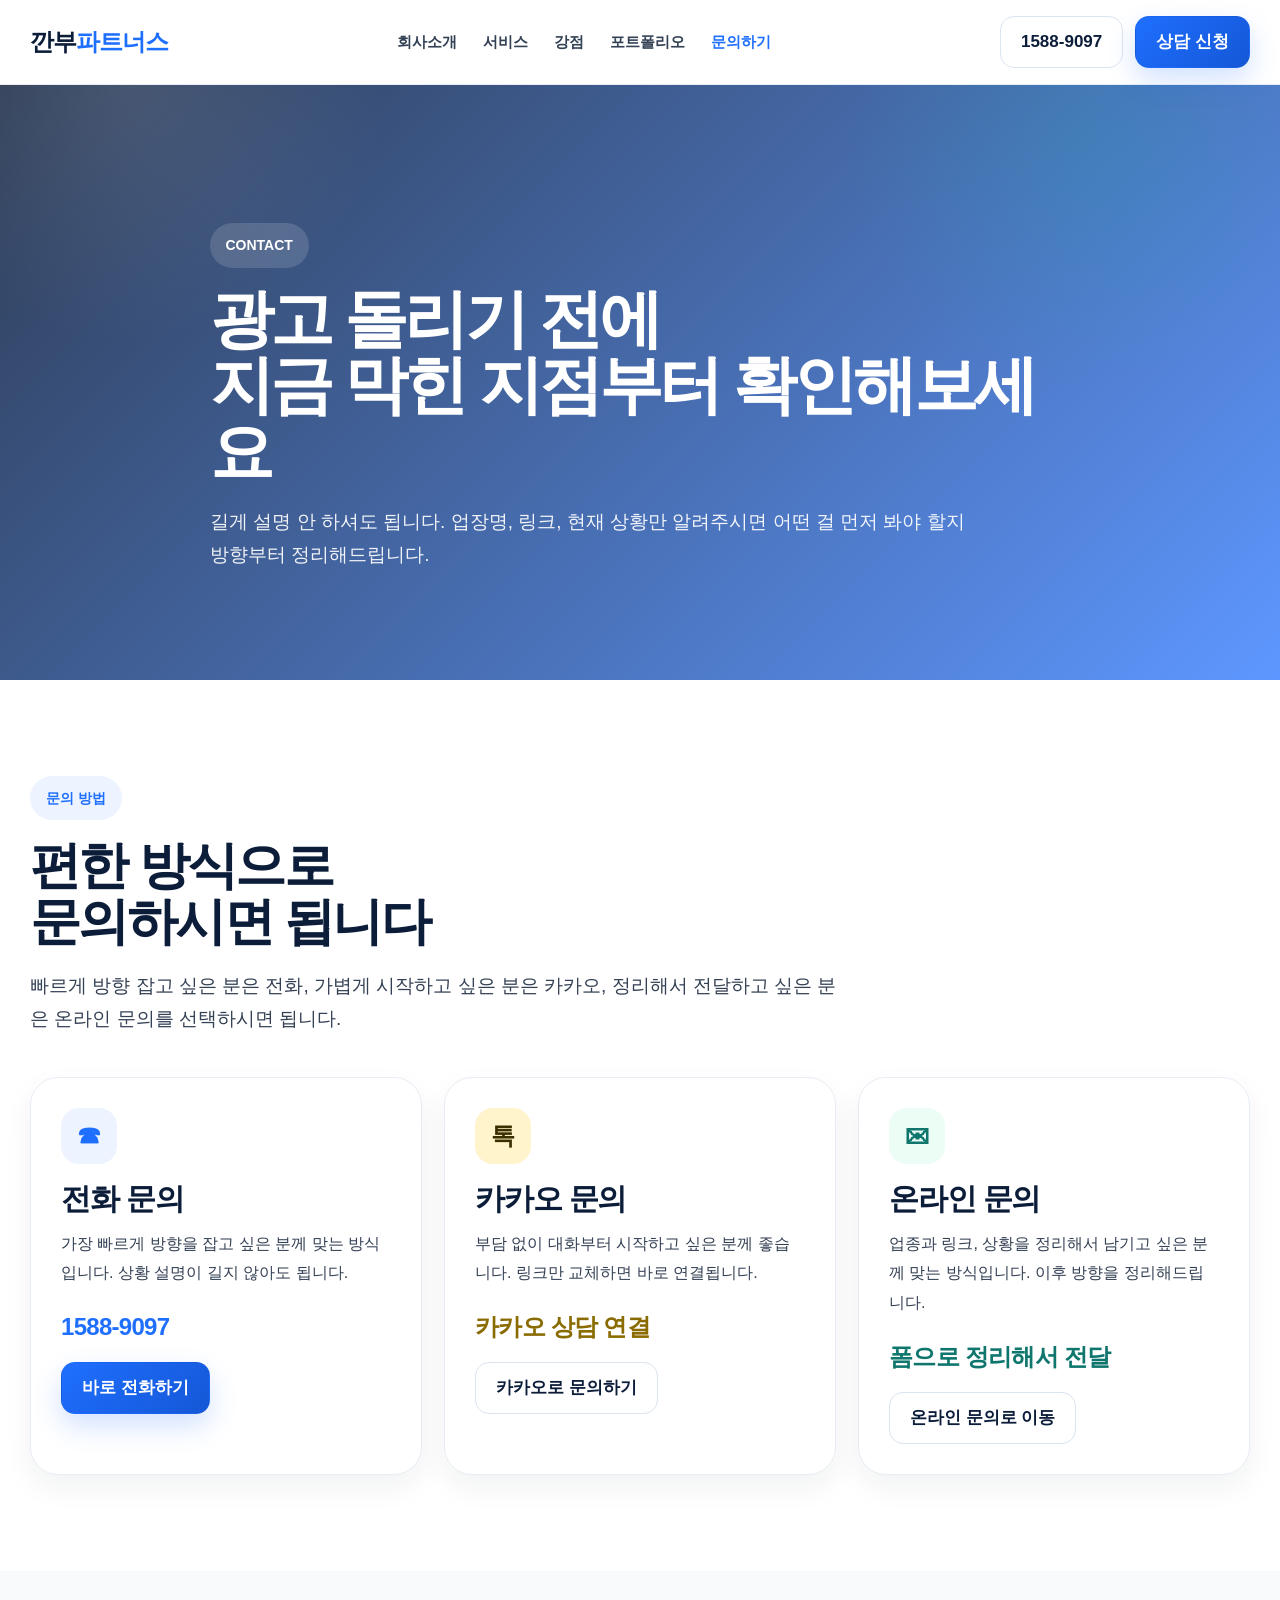
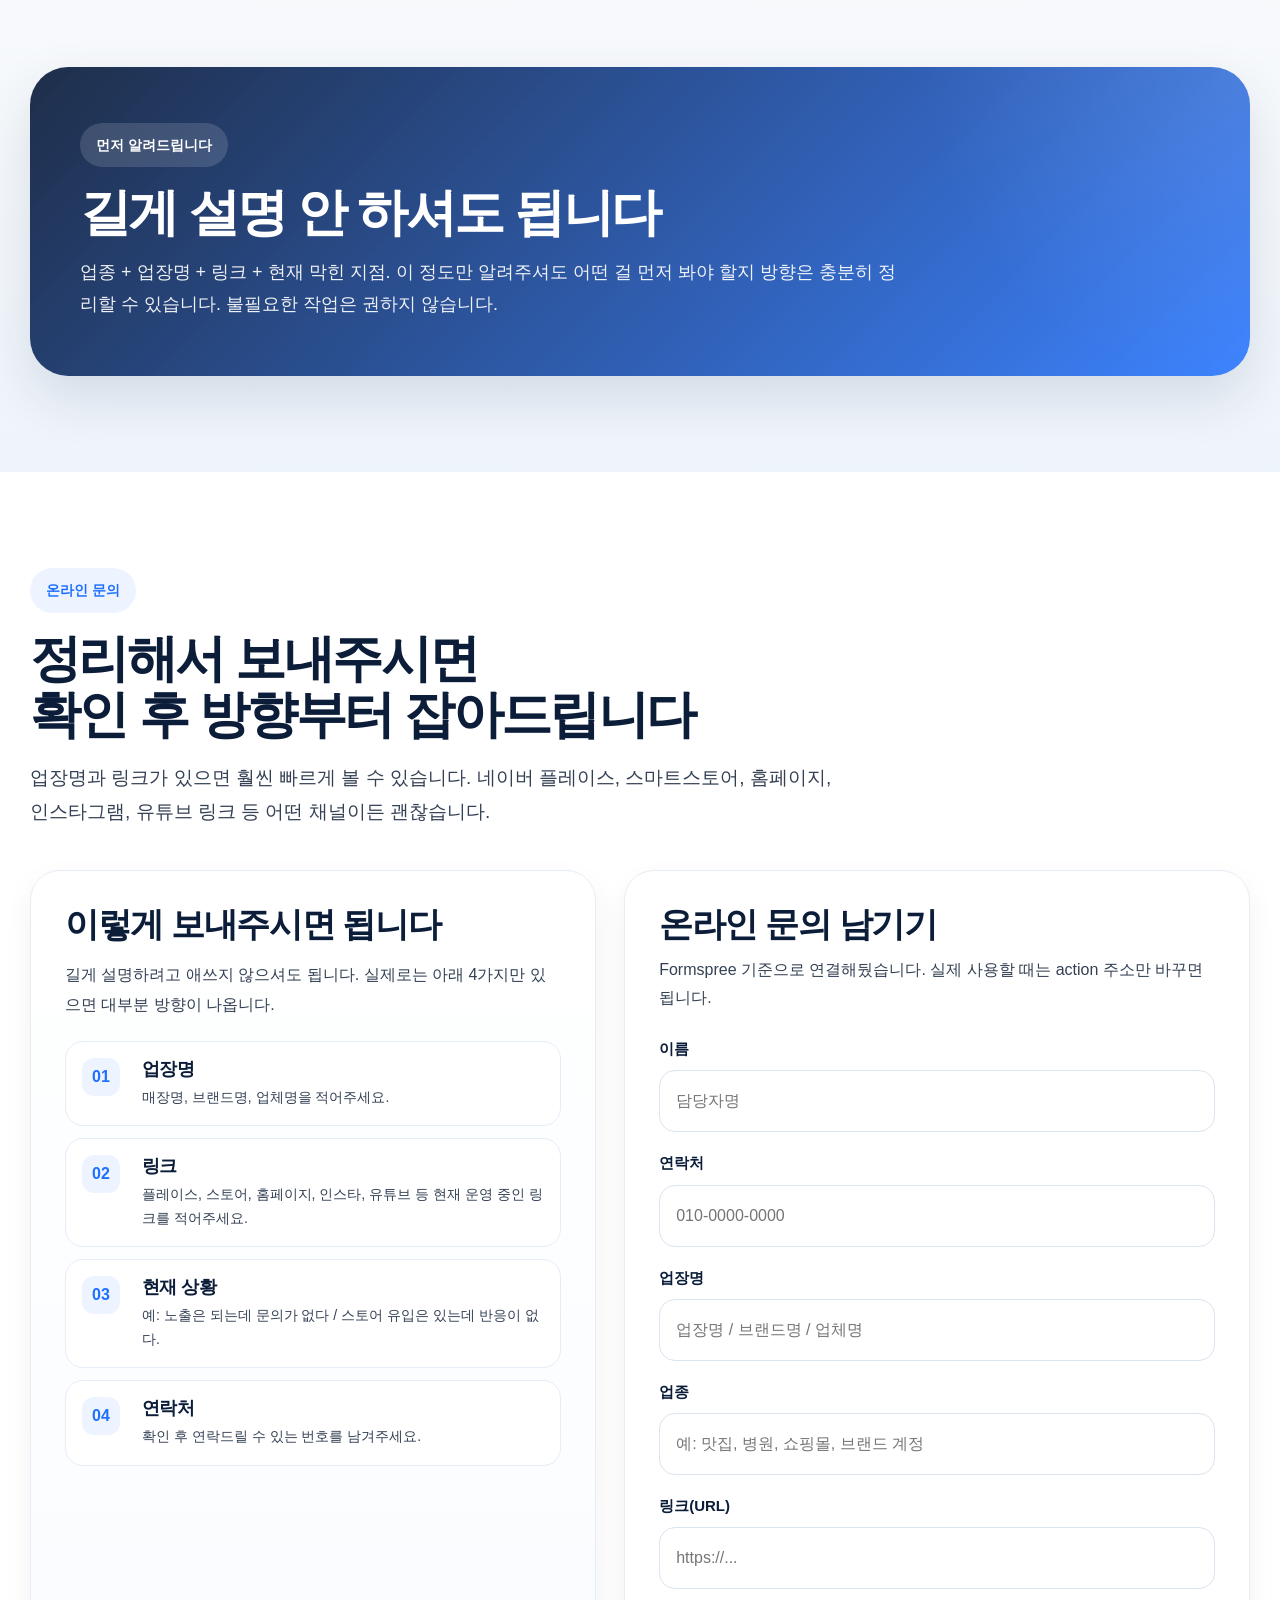
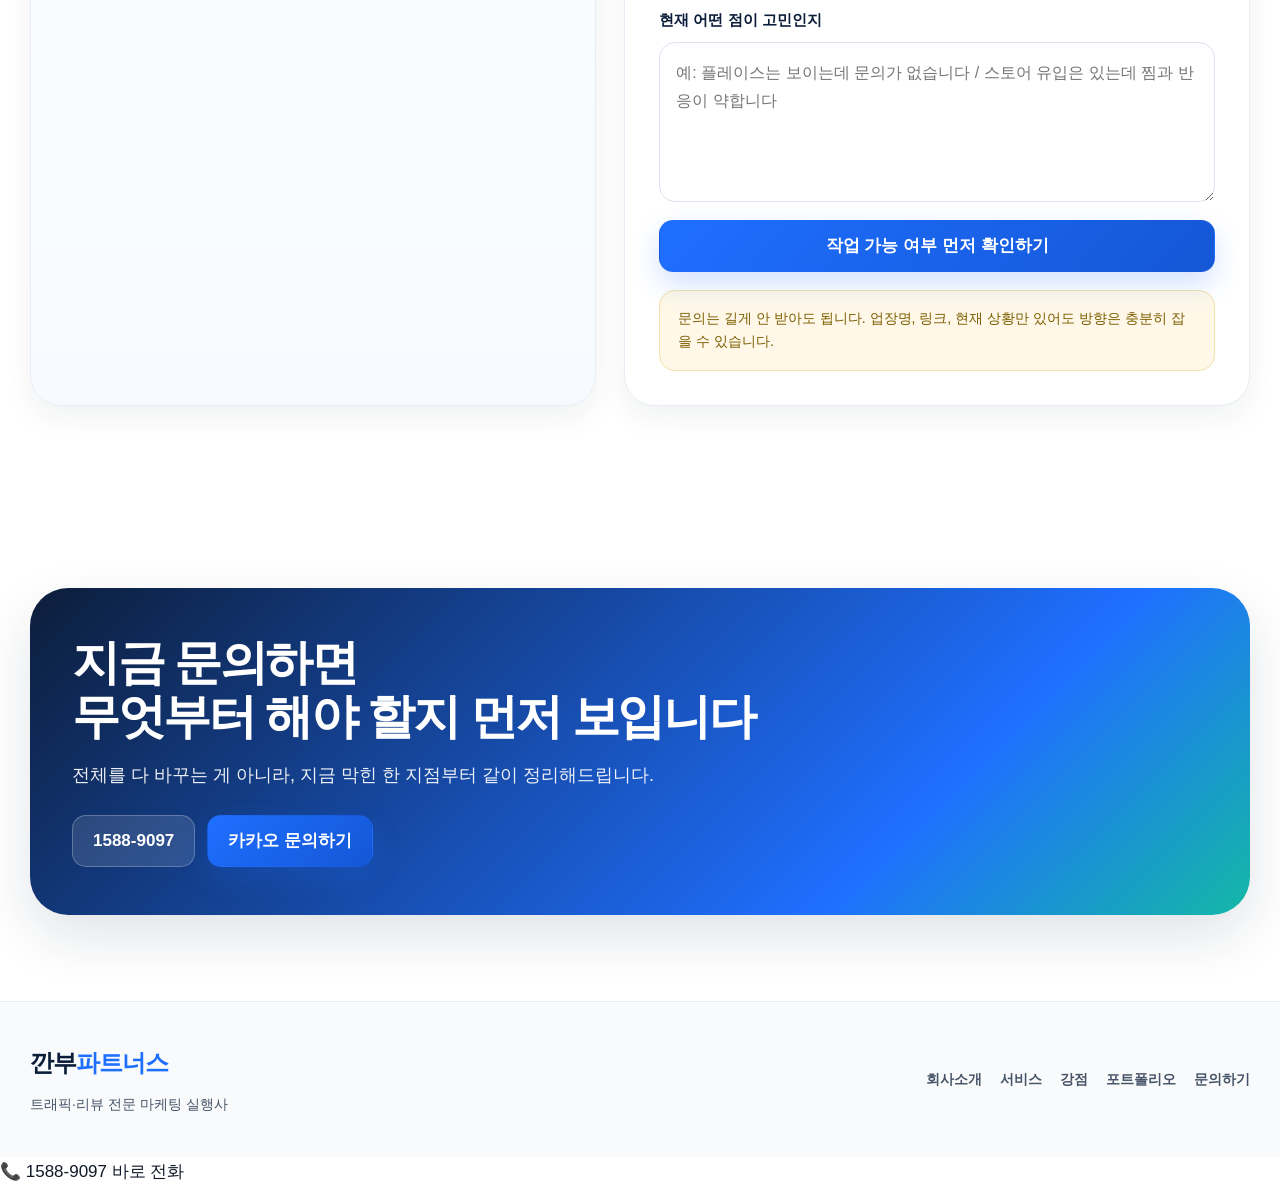
<file: contact.html>
<!DOCTYPE html>
<html lang="ko">
<head>
  <meta charset="UTF-8" />
  <meta name="viewport" content="width=device-width, initial-scale=1.0" />
  <title>문의하기 | 깐부파트너스</title>
  <meta name="description" content="업종과 현재 상황만 알려주시면 방향부터 정리해드립니다. 전화, 카카오, 온라인 문의 가능." />
  <style>
    :root {
      --navy: #0c1d3a;
      --navy-2: #12284d;
      --blue: #1f6fff;
      --blue-dark: #1457d6;
      --mint: #14b8a6;
      --amber: #f59e0b;
      --soft: #f7f8fa;
      --soft-blue: #eef5ff;
      --line: #e7edf5;
      --text: #111827;
      --sub: #344054;
      --white: #ffffff;
      --shadow-sm: 0 12px 30px rgba(12, 29, 58, 0.06);
      --shadow-md: 0 22px 54px rgba(12, 29, 58, 0.12);
      --radius-sm: 16px;
      --radius-md: 24px;
      --radius-lg: 36px;
      --max: 1220px;
    }

    * {
      box-sizing: border-box;
      margin: 0;
      padding: 0;
    }

    html {
      scroll-behavior: smooth;
    }

    body {
      font-family: "Pretendard", "Noto Sans KR", Arial, sans-serif;
      color: var(--text);
      background: #fff;
      line-height: 1.75;
      font-size: 17px;
      -webkit-font-smoothing: antialiased;
    }

    a {
      color: inherit;
      text-decoration: none;
    }

    img {
      display: block;
      max-width: 100%;
    }

    button,
    input,
    textarea,
    select {
      font: inherit;
    }

    .container {
      width: min(var(--max), calc(100% - 40px));
      margin: 0 auto;
    }

    .site-header {
      position: sticky;
      top: 0;
      z-index: 1000;
      background: rgba(255,255,255,0.88);
      backdrop-filter: blur(14px);
      border-bottom: 1px solid rgba(231,237,245,0.9);
      transition: box-shadow .2s ease, background .2s ease;
    }

    .site-header.scrolled {
      box-shadow: 0 8px 28px rgba(12,29,58,0.08);
      background: rgba(255,255,255,0.94);
    }

    .header-inner {
      min-height: 84px;
      display: flex;
      align-items: center;
      justify-content: space-between;
      gap: 20px;
    }

    .logo {
      font-size: 24px;
      font-weight: 900;
      letter-spacing: -0.04em;
      color: var(--navy);
      white-space: nowrap;
    }

    .logo span {
      color: var(--blue);
    }

    .nav {
      display: flex;
      align-items: center;
      gap: 26px;
      flex-wrap: wrap;
    }

    .nav a {
      font-size: 15px;
      font-weight: 800;
      color: #334155;
      transition: color .2s ease;
    }

    .nav a:hover,
    .nav a.active {
      color: var(--blue);
    }

    .header-actions {
      display: flex;
      align-items: center;
      gap: 12px;
      flex-wrap: wrap;
    }

    .btn {
      display: inline-flex;
      align-items: center;
      justify-content: center;
      min-height: 52px;
      padding: 0 20px;
      border-radius: 14px;
      font-weight: 900;
      border: 1px solid transparent;
      transition: transform .2s ease, box-shadow .2s ease, filter .2s ease;
      position: relative;
      overflow: hidden;
      white-space: nowrap;
      cursor: pointer;
    }

    .btn:hover {
      transform: translateY(-2px);
    }

    .btn::after {
      content: "";
      position: absolute;
      top: 0;
      left: -120%;
      width: 120%;
      height: 100%;
      background: linear-gradient(120deg, transparent, rgba(255,255,255,0.35), transparent);
      transition: left .6s ease;
    }

    .btn:hover::after {
      left: 120%;
    }

    .btn-primary {
      background: linear-gradient(135deg, var(--blue), var(--blue-dark));
      color: white;
      box-shadow: 0 12px 28px rgba(31,111,255,0.20);
    }

    .btn-outline {
      background: #fff;
      color: var(--navy);
      border: 1px solid #dbe4f0;
    }

    .hero {
      position: relative;
      overflow: hidden;
      padding: 138px 0 108px;
      background:
        linear-gradient(135deg, rgba(12,29,58,0.86), rgba(31,111,255,0.72)),
        url('https://images.unsplash.com/photo-1556740749-887f6717d7e4?q=80&w=1800&auto=format&fit=crop') center/cover no-repeat;
      color: white;
    }

    .hero::after {
      content: "";
      position: absolute;
      inset: 0;
      background:
        radial-gradient(circle at 85% 10%, rgba(20,184,166,0.15), transparent 20%),
        radial-gradient(circle at 10% 0%, rgba(255,255,255,0.10), transparent 20%);
      pointer-events: none;
    }

    .hero-inner {
      position: relative;
      z-index: 1;
      max-width: 860px;
    }

    .hero-badge {
      display: inline-flex;
      align-items: center;
      padding: 10px 16px;
      border-radius: 999px;
      background: rgba(255,255,255,0.14);
      color: white;
      font-size: 14px;
      font-weight: 900;
      margin-bottom: 18px;
      backdrop-filter: blur(8px);
    }

    .hero h1 {
      font-size: clamp(42px, 5vw, 70px);
      line-height: 1.04;
      letter-spacing: -0.06em;
      margin-bottom: 20px;
    }

    .hero p {
      max-width: 760px;
      font-size: 19px;
      color: rgba(255,255,255,0.92);
    }

    .section {
      padding: 96px 0;
    }

    .section-soft {
      background: linear-gradient(180deg, #f8fafc 0%, #eef4fb 100%);
    }

    .section-chip {
      display: inline-flex;
      align-items: center;
      padding: 10px 16px;
      border-radius: 999px;
      background: #eef4ff;
      color: var(--blue);
      font-size: 14px;
      font-weight: 900;
      margin-bottom: 18px;
    }

    .section-title {
      font-size: clamp(34px, 4vw, 56px);
      line-height: 1.1;
      letter-spacing: -0.05em;
      color: var(--navy);
      margin-bottom: 18px;
    }

    .section-sub {
      max-width: 820px;
      color: var(--sub);
      font-size: 19px;
      margin-bottom: 42px;
    }

    .contact-method-grid {
      display: grid;
      grid-template-columns: repeat(3, 1fr);
      gap: 22px;
    }

    .method-card {
      background: #fff;
      border: 1px solid var(--line);
      border-radius: 28px;
      padding: 30px;
      box-shadow: var(--shadow-sm);
      transition: transform .3s ease, box-shadow .3s ease;
    }

    .method-card:hover {
      transform: translateY(-8px);
      box-shadow: 0 24px 50px rgba(12,29,58,0.12);
    }

    .method-icon {
      width: 56px;
      height: 56px;
      display: grid;
      place-items: center;
      border-radius: 18px;
      font-size: 24px;
      font-weight: 900;
      margin-bottom: 18px;
    }

    .method-card.phone .method-icon {
      background: #eef4ff;
      color: var(--blue);
    }

    .method-card.kakao .method-icon {
      background: #fff4cc;
      color: #3b2f00;
    }

    .method-card.online .method-icon {
      background: #ecfdf5;
      color: #0f766e;
    }

    .method-card h3 {
      font-size: 30px;
      line-height: 1.15;
      letter-spacing: -0.04em;
      color: var(--navy);
      margin-bottom: 12px;
    }

    .method-card p {
      color: var(--sub);
      font-size: 16px;
      line-height: 1.85;
      margin-bottom: 18px;
    }

    .method-strong {
      display: block;
      font-size: 24px;
      font-weight: 900;
      letter-spacing: -0.03em;
      color: var(--blue);
      margin-bottom: 14px;
    }

    .method-card.kakao .method-strong {
      color: #8a6b00;
    }

    .method-card.online .method-strong {
      color: #0f766e;
    }

    .mid-banner {
      position: relative;
      overflow: hidden;
      border-radius: 38px;
      padding: 56px 50px;
      background:
        linear-gradient(135deg, rgba(12,29,58,0.92), rgba(31,111,255,0.86)),
        url('https://images.unsplash.com/photo-1520607162513-77705c0f0d4a?q=80&w=1800&auto=format&fit=crop') center/cover no-repeat;
      color: white;
      box-shadow: var(--shadow-md);
    }

    .mid-banner::after {
      content: "";
      position: absolute;
      inset: 0;
      background: radial-gradient(circle at 100% 0%, rgba(255,255,255,0.10), transparent 26%);
      pointer-events: none;
    }

    .mid-banner > * {
      position: relative;
      z-index: 1;
    }

    .mid-banner .section-chip {
      background: rgba(255,255,255,0.14);
      color: white;
      backdrop-filter: blur(8px);
    }

    .mid-banner h2 {
      font-size: clamp(34px, 4vw, 54px);
      line-height: 1.1;
      letter-spacing: -0.05em;
      margin-bottom: 16px;
    }

    .mid-banner p {
      max-width: 820px;
      color: rgba(255,255,255,0.92);
      font-size: 18px;
    }

    .form-wrap {
      display: grid;
      grid-template-columns: 0.95fr 1.05fr;
      gap: 28px;
      align-items: stretch;
    }

    .form-side {
      background: linear-gradient(180deg, #ffffff 0%, #f7fbff 100%);
      border: 1px solid var(--line);
      border-radius: 30px;
      padding: 34px;
      box-shadow: var(--shadow-sm);
    }

    .form-side h3 {
      font-size: 34px;
      line-height: 1.15;
      letter-spacing: -0.04em;
      color: var(--navy);
      margin-bottom: 16px;
    }

    .form-side p {
      color: var(--sub);
      font-size: 16px;
      line-height: 1.85;
      margin-bottom: 22px;
    }

    .guide-list {
      display: grid;
      gap: 12px;
    }

    .guide-item {
      display: grid;
      grid-template-columns: 48px 1fr;
      gap: 12px;
      align-items: start;
      padding: 16px;
      border-radius: 18px;
      background: #fff;
      border: 1px solid #e6edf6;
    }

    .guide-num {
      width: 38px;
      height: 38px;
      display: grid;
      place-items: center;
      border-radius: 12px;
      background: #eef4ff;
      color: var(--blue);
      font-weight: 900;
      font-size: 16px;
    }

    .guide-item h4 {
      font-size: 18px;
      line-height: 1.3;
      color: var(--navy);
      margin-bottom: 4px;
      letter-spacing: -0.03em;
    }

    .guide-item p {
      margin: 0;
      font-size: 14px;
      line-height: 1.7;
    }

    .contact-form-box {
      background: #fff;
      border: 1px solid var(--line);
      border-radius: 30px;
      padding: 34px;
      box-shadow: var(--shadow-sm);
    }

    .contact-form-box h3 {
      font-size: 34px;
      line-height: 1.15;
      letter-spacing: -0.04em;
      color: var(--navy);
      margin-bottom: 12px;
    }

    .contact-form-box p {
      color: var(--sub);
      font-size: 16px;
      margin-bottom: 24px;
    }

    .form-grid {
      display: grid;
      gap: 18px;
    }

    .field-group {
      display: grid;
      gap: 8px;
    }

    .field-group label {
      font-size: 15px;
      font-weight: 800;
      color: var(--navy);
    }

    .field-group input,
    .field-group textarea {
      width: 100%;
      border: 1px solid #dbe4f0;
      border-radius: 16px;
      padding: 16px 16px;
      font-size: 16px;
      color: var(--text);
      background: #fff;
      transition: border-color .2s ease, box-shadow .2s ease;
    }

    .field-group input:focus,
    .field-group textarea:focus {
      outline: none;
      border-color: rgba(31,111,255,0.45);
      box-shadow: 0 0 0 4px rgba(31,111,255,0.08);
    }

    .field-group textarea {
      min-height: 160px;
      resize: vertical;
    }

    .form-note {
      margin-top: 18px;
      padding: 16px 18px;
      border-radius: 16px;
      background: #fff8e8;
      color: #7c5d00;
      border: 1px solid #f2e1a6;
      font-size: 14px;
      line-height: 1.7;
    }

    .cta-band {
      padding: 86px 0;
    }

    .cta-box {
      border-radius: 38px;
      padding: 48px 42px;
      background: linear-gradient(135deg, #0c1d3a 0%, #1f6fff 72%, #14b8a6 100%);
      color: white;
      box-shadow: var(--shadow-md);
    }

    .cta-box h2 {
      font-size: clamp(32px, 4vw, 48px);
      line-height: 1.12;
      letter-spacing: -0.05em;
      margin-bottom: 16px;
    }

    .cta-box p {
      max-width: 760px;
      color: rgba(255,255,255,0.92);
      margin-bottom: 24px;
      font-size: 18px;
    }

    .cta-actions {
      display: flex;
      gap: 12px;
      flex-wrap: wrap;
    }

    .cta-actions .btn-outline {
      background: rgba(255,255,255,0.12);
      color: white;
      border-color: rgba(255,255,255,0.24);
    }

    .site-footer {
      padding: 40px 0;
      border-top: 1px solid var(--line);
      background: #f8fafc;
    }

    .footer-inner {
      display: flex;
      justify-content: space-between;
      gap: 24px;
      align-items: center;
      flex-wrap: wrap;
    }

    .footer-links {
      display: flex;
      gap: 18px;
      flex-wrap: wrap;
    }

    .footer-links a {
      font-size: 14px;
      font-weight: 800;
      color: #475467;
    }

    /* animation */
    .reveal {
      opacity: 0;
      transform: translateY(34px);
      transition: opacity .8s ease, transform .8s ease;
    }

    .reveal.active {
      opacity: 1;
      transform: translateY(0);
    }

    @media (max-width: 980px) {
      .nav,
      .header-actions {
        display: none;
      }

      .contact-method-grid,
      .form-wrap {
        grid-template-columns: 1fr;
      }

      .container {
        width: min(var(--max), calc(100% - 28px));
      }

      .hero {
        padding: 92px 0 72px;
      }

      .section {
        padding: 76px 0;
      }

      .mid-banner,
      .cta-box {
        padding: 36px 28px;
        border-radius: 28px;
      }
    }

    @media (max-width: 768px) {
      body {
        font-size: 18px;
      }

      .hero h1 {
        font-size: 34px;
        line-height: 1.2;
      }

      .section-title {
        font-size: 28px;
        line-height: 1.2;
      }

      .section-sub,
      .hero p {
        font-size: 17px;
      }

      .mobile-call {
        position: fixed;
        bottom: 16px;
        left: 14px;
        right: 14px;
        z-index: 9999;
      }

      .mobile-call a {
        display: flex;
        justify-content: center;
        align-items: center;
        height: 58px;
        background: linear-gradient(135deg, #1f6fff, #1457d6);
        color: #fff;
        font-weight: 900;
        border-radius: 16px;
        font-size: 18px;
        box-shadow: 0 12px 30px rgba(31,111,255,0.35);
      }
    }
  </style>
</head>
<body>
  <header class="site-header" id="siteHeader">
    <div class="container header-inner">
      <a href="./index.html" class="logo">깐부<span>파트너스</span></a>

      <nav class="nav">
        <a href="./about.html">회사소개</a>
        <a href="./services.html">서비스</a>
        <a href="./strength.html">강점</a>
        <a href="./portfolio.html">포트폴리오</a>
        <a href="./contact.html" class="active">문의하기</a>
      </nav>

      <div class="header-actions">
        <a href="tel:1588-9097" class="btn btn-outline">1588-9097</a>
        <a href="./contact.html" class="btn btn-primary">상담 신청</a>
      </div>
    </div>
  </header>

  <main>
    <!-- hero -->
    <section class="hero">
      <div class="container hero-inner">
        <span class="hero-badge reveal">CONTACT</span>
        <h1 class="reveal">광고 돌리기 전에<br />지금 막힌 지점부터 확인해보세요</h1>
        <p class="reveal">
          길게 설명 안 하셔도 됩니다.  
          업장명, 링크, 현재 상황만 알려주시면  
          어떤 걸 먼저 봐야 할지 방향부터 정리해드립니다.
        </p>
      </div>
    </section>

    <!-- contact methods -->
    <section class="section">
      <div class="container">
        <span class="section-chip reveal">문의 방법</span>
        <h2 class="section-title reveal">편한 방식으로<br />문의하시면 됩니다</h2>
        <p class="section-sub reveal">
          빠르게 방향 잡고 싶은 분은 전화,  
          가볍게 시작하고 싶은 분은 카카오,  
          정리해서 전달하고 싶은 분은 온라인 문의를 선택하시면 됩니다.
        </p>

        <div class="contact-method-grid">
          <article class="method-card phone reveal">
            <div class="method-icon">☎</div>
            <h3>전화 문의</h3>
            <p>가장 빠르게 방향을 잡고 싶은 분께 맞는 방식입니다. 상황 설명이 길지 않아도 됩니다.</p>
            <span class="method-strong">1588-9097</span>
            <a href="tel:1588-9097" class="btn btn-primary">바로 전화하기</a>
          </article>

          <article class="method-card kakao reveal">
            <div class="method-icon">톡</div>
            <h3>카카오 문의</h3>
            <p>부담 없이 대화부터 시작하고 싶은 분께 좋습니다. 링크만 교체하면 바로 연결됩니다.</p>
            <span class="method-strong">카카오 상담 연결</span>
            <a href="https://example.com/kakao" target="_blank" class="btn btn-outline">카카오로 문의하기</a>
          </article>

          <article class="method-card online reveal">
            <div class="method-icon">✉</div>
            <h3>온라인 문의</h3>
            <p>업종과 링크, 상황을 정리해서 남기고 싶은 분께 맞는 방식입니다. 이후 방향을 정리해드립니다.</p>
            <span class="method-strong">폼으로 정리해서 전달</span>
            <a href="#onlineForm" class="btn btn-outline">온라인 문의로 이동</a>
          </article>
        </div>
      </div>
    </section>

    <!-- trust banner -->
    <section class="section-soft section">
      <div class="container">
        <div class="mid-banner reveal">
          <span class="section-chip">먼저 알려드립니다</span>
          <h2>길게 설명 안 하셔도 됩니다</h2>
          <p>
            업종 + 업장명 + 링크 + 현재 막힌 지점.  
            이 정도만 알려주셔도 어떤 걸 먼저 봐야 할지 방향은 충분히 정리할 수 있습니다.  
            불필요한 작업은 권하지 않습니다.
          </p>
        </div>
      </div>
    </section>

    <!-- form -->
    <section class="section" id="onlineForm">
      <div class="container">
        <span class="section-chip reveal">온라인 문의</span>
        <h2 class="section-title reveal">정리해서 보내주시면<br />확인 후 방향부터 잡아드립니다</h2>
        <p class="section-sub reveal">
          업장명과 링크가 있으면 훨씬 빠르게 볼 수 있습니다.  
          네이버 플레이스, 스마트스토어, 홈페이지, 인스타그램, 유튜브 링크 등 어떤 채널이든 괜찮습니다.
        </p>

        <div class="form-wrap">
          <div class="form-side reveal">
            <h3>이렇게 보내주시면 됩니다</h3>
            <p>
              길게 설명하려고 애쓰지 않으셔도 됩니다.  
              실제로는 아래 4가지만 있으면 대부분 방향이 나옵니다.
            </p>

            <div class="guide-list">
              <div class="guide-item">
                <div class="guide-num">01</div>
                <div>
                  <h4>업장명</h4>
                  <p>매장명, 브랜드명, 업체명을 적어주세요.</p>
                </div>
              </div>

              <div class="guide-item">
                <div class="guide-num">02</div>
                <div>
                  <h4>링크</h4>
                  <p>플레이스, 스토어, 홈페이지, 인스타, 유튜브 등 현재 운영 중인 링크를 적어주세요.</p>
                </div>
              </div>

              <div class="guide-item">
                <div class="guide-num">03</div>
                <div>
                  <h4>현재 상황</h4>
                  <p>예: 노출은 되는데 문의가 없다 / 스토어 유입은 있는데 반응이 없다.</p>
                </div>
              </div>

              <div class="guide-item">
                <div class="guide-num">04</div>
                <div>
                  <h4>연락처</h4>
                  <p>확인 후 연락드릴 수 있는 번호를 남겨주세요.</p>
                </div>
              </div>
            </div>
          </div>

          <div class="contact-form-box reveal">
            <h3>온라인 문의 남기기</h3>
            <p>Formspree 기준으로 연결해뒀습니다. 실제 사용할 때는 action 주소만 바꾸면 됩니다.</p>

            <form action="https://formspree.io/f/your-form-id" method="POST" class="form-grid">
              <div class="field-group">
                <label for="name">이름</label>
                <input type="text" id="name" name="name" placeholder="담당자명" required />
              </div>

              <div class="field-group">
                <label for="phone">연락처</label>
                <input type="text" id="phone" name="phone" placeholder="010-0000-0000" required />
              </div>

              <div class="field-group">
                <label for="business">업장명</label>
                <input type="text" id="business" name="business" placeholder="업장명 / 브랜드명 / 업체명" required />
              </div>

              <div class="field-group">
                <label for="industry">업종</label>
                <input type="text" id="industry" name="industry" placeholder="예: 맛집, 병원, 쇼핑몰, 브랜드 계정" required />
              </div>

              <div class="field-group">
                <label for="link">링크(URL)</label>
                <input type="url" id="link" name="link" placeholder="https://..." required />
              </div>

              <div class="field-group">
                <label for="message">현재 어떤 점이 고민인지</label>
                <textarea id="message" name="message" placeholder="예: 플레이스는 보이는데 문의가 없습니다 / 스토어 유입은 있는데 찜과 반응이 약합니다" required></textarea>
              </div>

              <button type="submit" class="btn btn-primary">작업 가능 여부 먼저 확인하기</button>
            </form>

            <div class="form-note">
              문의는 길게 안 받아도 됩니다.  
              업장명, 링크, 현재 상황만 있어도 방향은 충분히 잡을 수 있습니다.
            </div>
          </div>
        </div>
      </div>
    </section>

    <!-- CTA -->
    <section class="cta-band">
      <div class="container">
        <div class="cta-box reveal">
          <h2>지금 문의하면<br />무엇부터 해야 할지 먼저 보입니다</h2>
          <p>
            전체를 다 바꾸는 게 아니라,  
            지금 막힌 한 지점부터 같이 정리해드립니다.
          </p>

          <div class="cta-actions">
            <a href="tel:1588-9097" class="btn btn-outline">1588-9097</a>
            <a href="https://example.com/kakao" target="_blank" class="btn btn-primary">카카오 문의하기</a>
          </div>
        </div>
      </div>
    </section>
  </main>

  <footer class="site-footer">
    <div class="container footer-inner">
      <div>
        <a href="./index.html" class="logo">깐부<span>파트너스</span></a>
        <p style="color:#475467; font-size:14px; margin-top:8px;">트래픽·리뷰 전문 마케팅 실행사</p>
      </div>

      <div class="footer-links">
        <a href="./about.html">회사소개</a>
        <a href="./services.html">서비스</a>
        <a href="./strength.html">강점</a>
        <a href="./portfolio.html">포트폴리오</a>
        <a href="./contact.html">문의하기</a>
      </div>
    </div>
  </footer>

  <div class="mobile-call">
    <a href="tel:1588-9097">📞 1588-9097 바로 전화</a>
  </div>

  <script>
    const reveals = document.querySelectorAll('.reveal');
    const siteHeader = document.getElementById('siteHeader');

    function revealOnScroll() {
      const trigger = window.innerHeight * 0.88;

      reveals.forEach(el => {
        const top = el.getBoundingClientRect().top;
        if (top < trigger) {
          el.classList.add('active');
        }
      });
    }

    function updateHeader() {
      if (window.scrollY > 8) {
        siteHeader.classList.add('scrolled');
      } else {
        siteHeader.classList.remove('scrolled');
      }
    }

    window.addEventListener('scroll', revealOnScroll);
    window.addEventListener('scroll', updateHeader);
    window.addEventListener('load', revealOnScroll);
    window.addEventListener('load', updateHeader);
  </script>
</body>
</html>
</file>
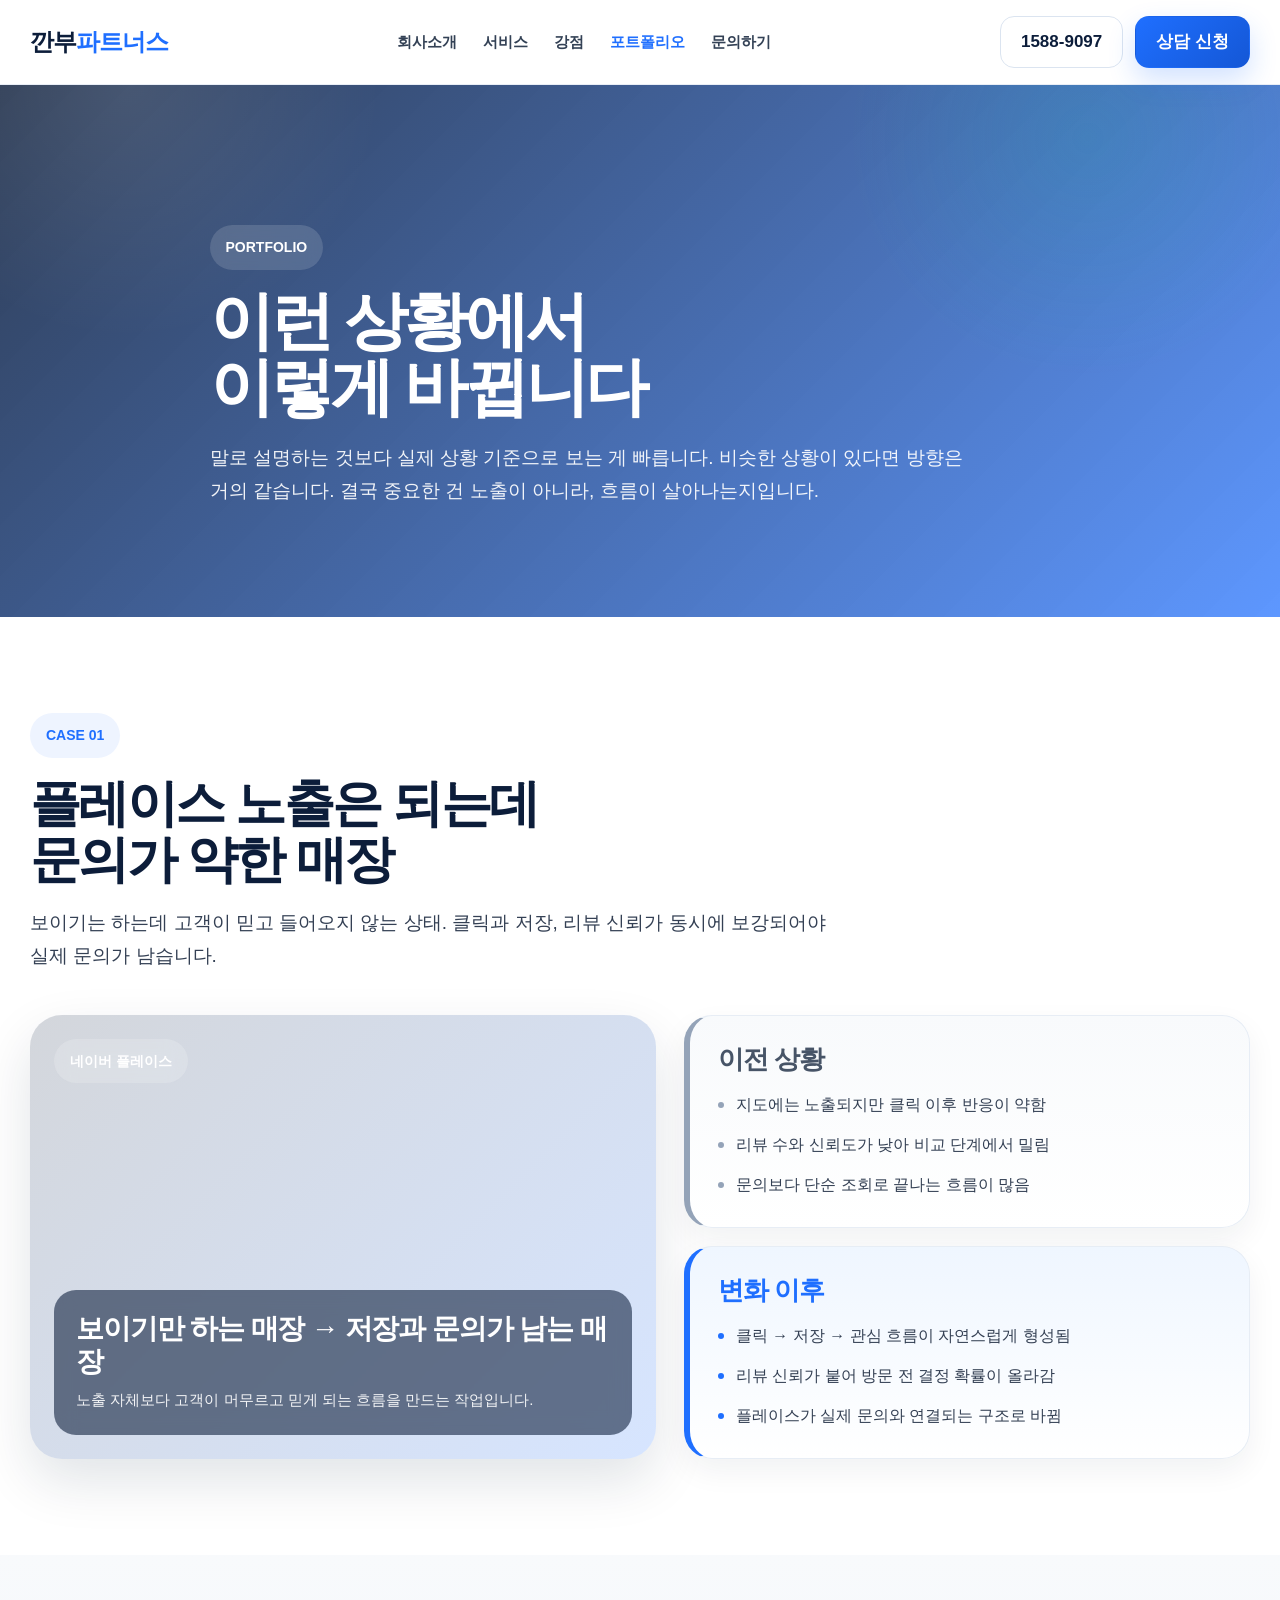
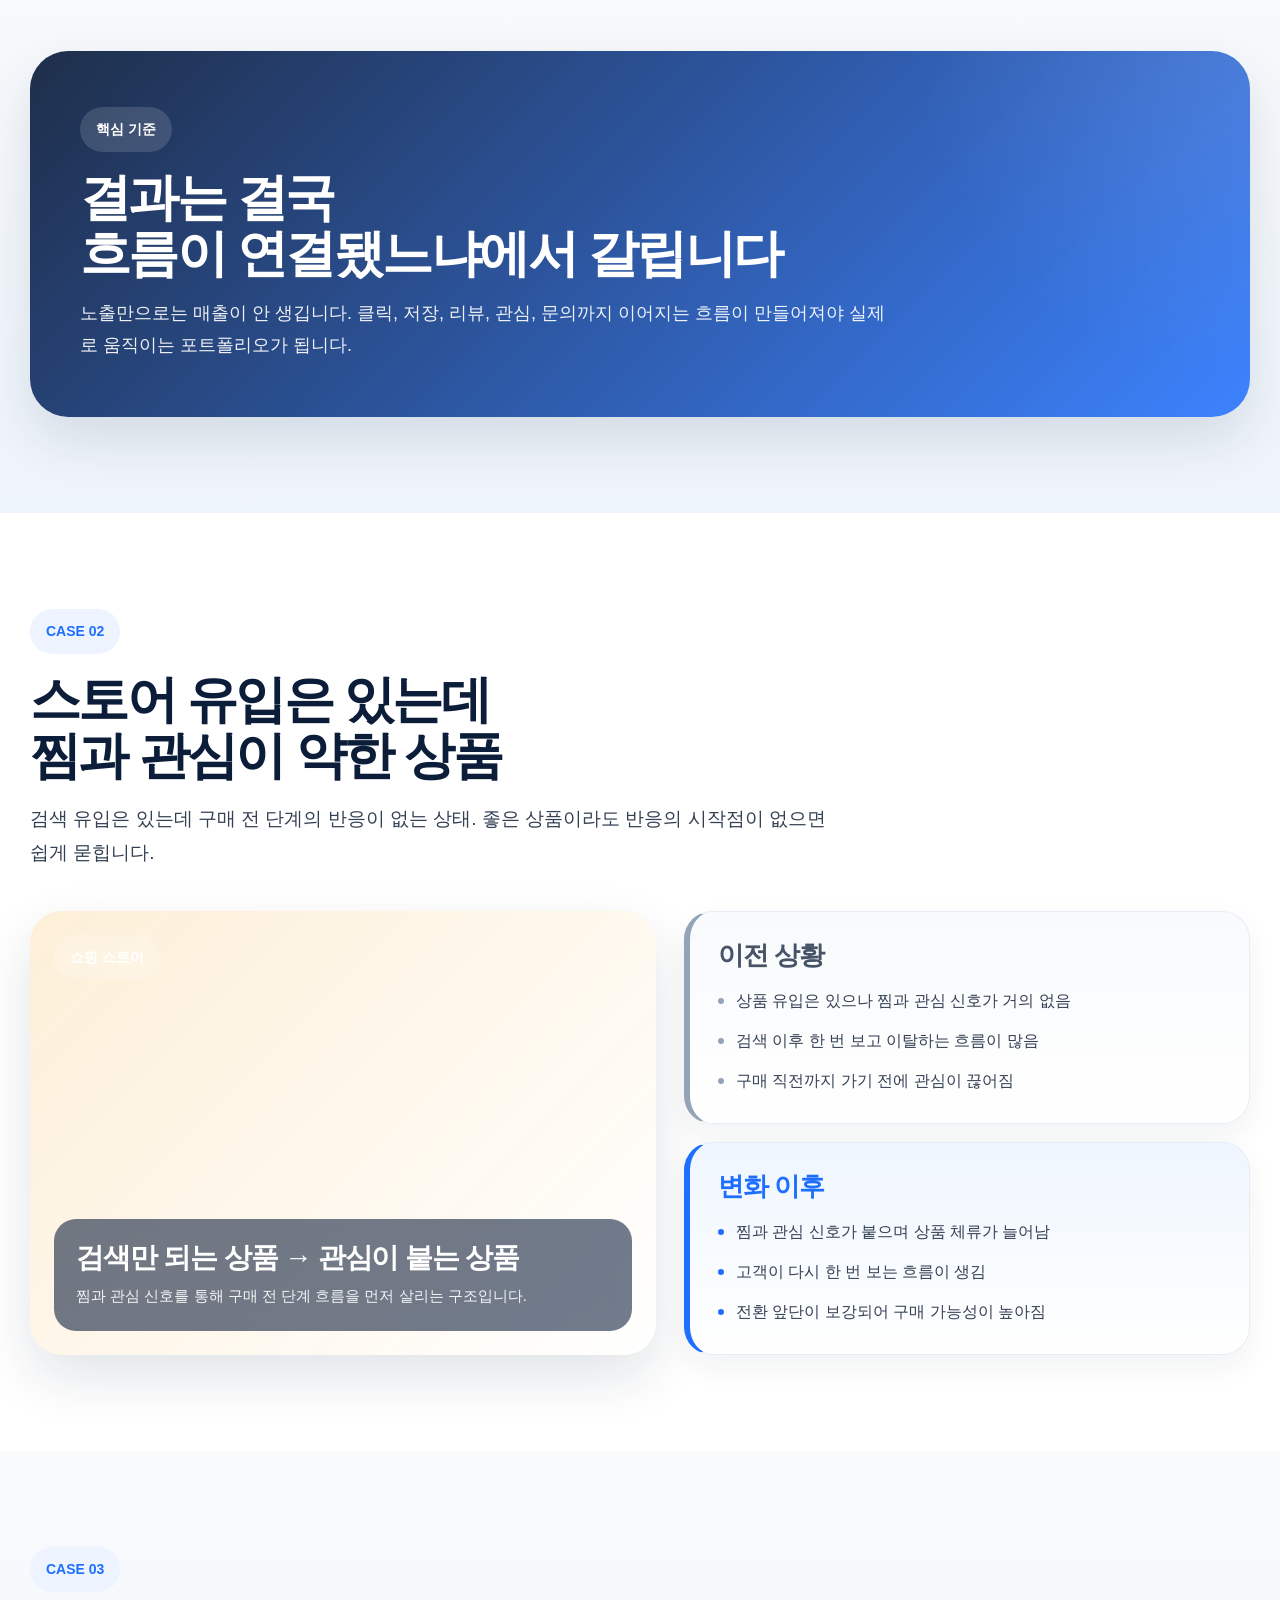
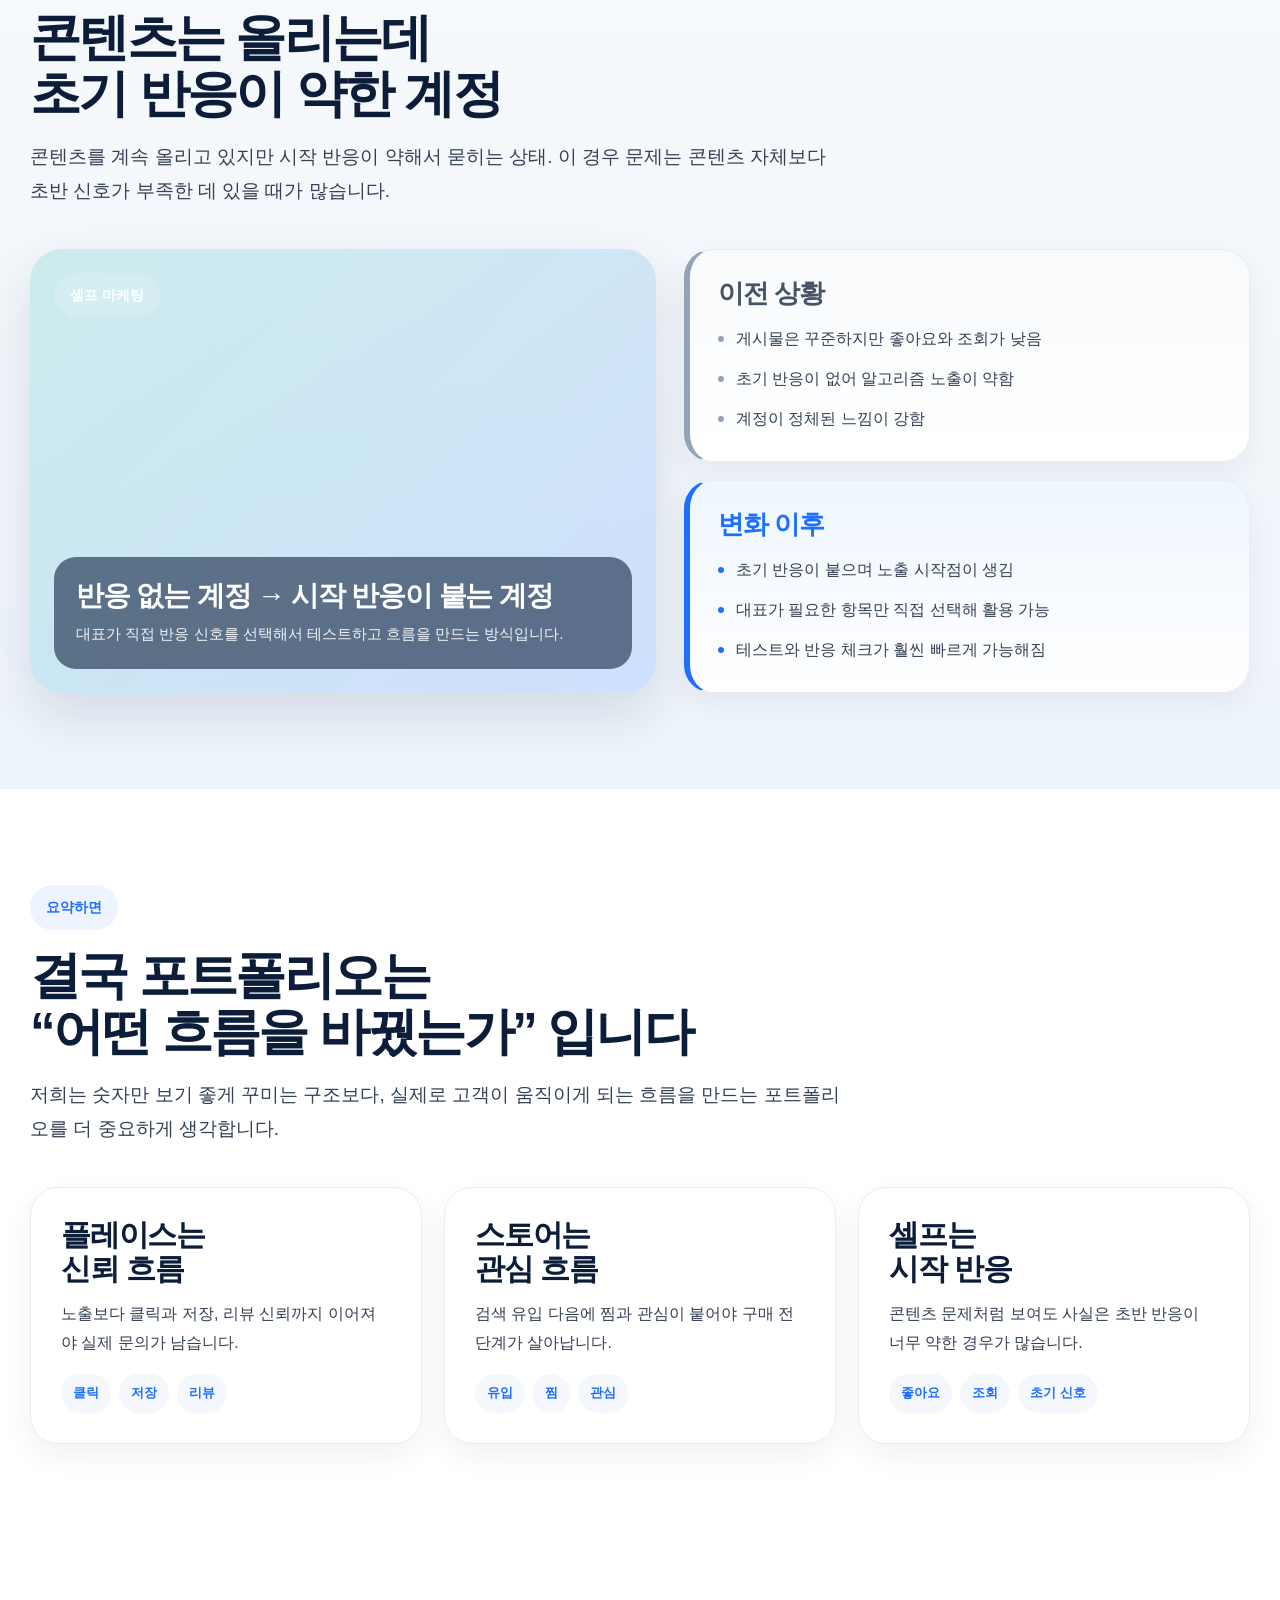
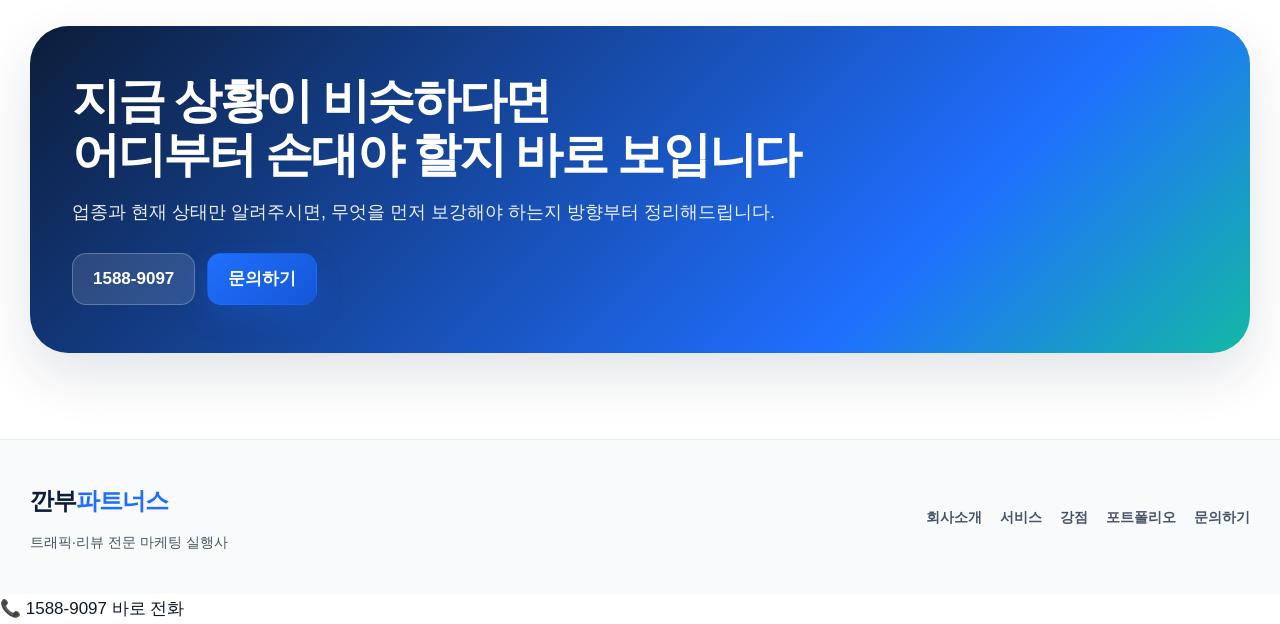
<file: portfolio.html>
<!DOCTYPE html>
<html lang="ko">
<head>
  <meta charset="UTF-8" />
  <meta name="viewport" content="width=device-width, initial-scale=1.0" />
  <title>포트폴리오 | 깐부파트너스</title>
  <meta name="description" content="플레이스, 스토어, 셀프 마케팅 실제 사례 기반 포트폴리오" />
  <style>
    :root {
      --navy: #0c1d3a;
      --navy-2: #12284d;
      --blue: #1f6fff;
      --blue-dark: #1457d6;
      --mint: #14b8a6;
      --amber: #f59e0b;
      --soft: #f7f8fa;
      --soft-blue: #eef5ff;
      --line: #e7edf5;
      --text: #111827;
      --sub: #344054;
      --white: #ffffff;
      --shadow-sm: 0 12px 30px rgba(12, 29, 58, 0.06);
      --shadow-md: 0 22px 54px rgba(12, 29, 58, 0.12);
      --radius-sm: 16px;
      --radius-md: 24px;
      --radius-lg: 36px;
      --max: 1220px;
    }

    * {
      box-sizing: border-box;
      margin: 0;
      padding: 0;
    }

    html {
      scroll-behavior: smooth;
    }

    body {
      font-family: "Pretendard", "Noto Sans KR", Arial, sans-serif;
      color: var(--text);
      background: #fff;
      line-height: 1.75;
      font-size: 17px;
      -webkit-font-smoothing: antialiased;
    }

    a {
      color: inherit;
      text-decoration: none;
    }

    img {
      display: block;
      max-width: 100%;
    }

    .container {
      width: min(var(--max), calc(100% - 40px));
      margin: 0 auto;
    }

    .site-header {
      position: sticky;
      top: 0;
      z-index: 1000;
      background: rgba(255,255,255,0.88);
      backdrop-filter: blur(14px);
      border-bottom: 1px solid rgba(231,237,245,0.9);
      transition: box-shadow .2s ease, background .2s ease;
    }

    .site-header.scrolled {
      box-shadow: 0 8px 28px rgba(12,29,58,0.08);
      background: rgba(255,255,255,0.94);
    }

    .header-inner {
      min-height: 84px;
      display: flex;
      align-items: center;
      justify-content: space-between;
      gap: 20px;
    }

    .logo {
      font-size: 24px;
      font-weight: 900;
      letter-spacing: -0.04em;
      color: var(--navy);
      white-space: nowrap;
    }

    .logo span {
      color: var(--blue);
    }

    .nav {
      display: flex;
      align-items: center;
      gap: 26px;
      flex-wrap: wrap;
    }

    .nav a {
      font-size: 15px;
      font-weight: 800;
      color: #334155;
      transition: color .2s ease;
    }

    .nav a:hover,
    .nav a.active {
      color: var(--blue);
    }

    .header-actions {
      display: flex;
      align-items: center;
      gap: 12px;
      flex-wrap: wrap;
    }

    .btn {
      display: inline-flex;
      align-items: center;
      justify-content: center;
      min-height: 52px;
      padding: 0 20px;
      border-radius: 14px;
      font-weight: 900;
      border: 1px solid transparent;
      transition: transform .2s ease, box-shadow .2s ease, filter .2s ease;
      position: relative;
      overflow: hidden;
      white-space: nowrap;
    }

    .btn:hover {
      transform: translateY(-2px);
    }

    .btn::after {
      content: "";
      position: absolute;
      top: 0;
      left: -120%;
      width: 120%;
      height: 100%;
      background: linear-gradient(120deg, transparent, rgba(255,255,255,0.35), transparent);
      transition: left .6s ease;
    }

    .btn:hover::after {
      left: 120%;
    }

    .btn-primary {
      background: linear-gradient(135deg, var(--blue), var(--blue-dark));
      color: white;
      box-shadow: 0 12px 28px rgba(31,111,255,0.20);
    }

    .btn-outline {
      background: #fff;
      color: var(--navy);
      border: 1px solid #dbe4f0;
    }

    /* hero */
    .hero {
      position: relative;
      overflow: hidden;
      padding: 140px 0 110px;
      background:
        linear-gradient(135deg, rgba(12,29,58,0.86), rgba(31,111,255,0.72)),
        url('https://images.unsplash.com/photo-1551288049-bebda4e38f71?q=80&w=1800&auto=format&fit=crop') center/cover no-repeat;
      color: white;
    }

    .hero::after {
      content: "";
      position: absolute;
      inset: 0;
      background:
        radial-gradient(circle at 85% 10%, rgba(20,184,166,0.15), transparent 20%),
        radial-gradient(circle at 10% 0%, rgba(255,255,255,0.10), transparent 20%);
      pointer-events: none;
    }

    .hero-inner {
      position: relative;
      z-index: 1;
      max-width: 860px;
    }

    .hero-badge {
      display: inline-flex;
      align-items: center;
      padding: 10px 16px;
      border-radius: 999px;
      background: rgba(255,255,255,0.14);
      color: white;
      font-size: 14px;
      font-weight: 900;
      margin-bottom: 18px;
      backdrop-filter: blur(8px);
    }

    .hero h1 {
      font-size: clamp(42px, 5vw, 70px);
      line-height: 1.04;
      letter-spacing: -0.06em;
      margin-bottom: 20px;
    }

    .hero p {
      max-width: 760px;
      font-size: 19px;
      color: rgba(255,255,255,0.92);
    }

    .section {
      padding: 96px 0;
    }

    .section-soft {
      background: linear-gradient(180deg, #f8fafc 0%, #eef4fb 100%);
    }

    .section-chip {
      display: inline-flex;
      align-items: center;
      padding: 10px 16px;
      border-radius: 999px;
      background: #eef4ff;
      color: var(--blue);
      font-size: 14px;
      font-weight: 900;
      margin-bottom: 18px;
    }

    .section-title {
      font-size: clamp(34px, 4vw, 56px);
      line-height: 1.1;
      letter-spacing: -0.05em;
      color: var(--navy);
      margin-bottom: 18px;
    }

    .section-sub {
      max-width: 820px;
      color: var(--sub);
      font-size: 19px;
      margin-bottom: 42px;
    }

    /* case block */
    .case-block {
      display: grid;
      grid-template-columns: 1.05fr 0.95fr;
      gap: 28px;
      align-items: stretch;
    }

    .case-visual {
      position: relative;
      overflow: hidden;
      border-radius: 32px;
      min-height: 420px;
      background:
        linear-gradient(135deg, rgba(12,29,58,0.18), rgba(31,111,255,0.18)),
        url('https://images.unsplash.com/photo-1516321318423-f06f85e504b3?q=80&w=1400&auto=format&fit=crop') center/cover no-repeat;
      box-shadow: var(--shadow-md);
    }

    .case-visual.store {
      background:
        linear-gradient(135deg, rgba(245,158,11,0.16), rgba(255,255,255,0.08)),
        url('https://images.unsplash.com/photo-1556742049-0cfed4f6a45d?q=80&w=1400&auto=format&fit=crop') center/cover no-repeat;
    }

    .case-visual.self {
      background:
        linear-gradient(135deg, rgba(20,184,166,0.18), rgba(31,111,255,0.16)),
        url('https://images.unsplash.com/photo-1611162616475-46b635cb6868?q=80&w=1400&auto=format&fit=crop') center/cover no-repeat;
    }

    .case-visual-label {
      position: absolute;
      left: 24px;
      top: 24px;
      display: inline-flex;
      padding: 10px 16px;
      border-radius: 999px;
      background: rgba(255,255,255,0.18);
      color: white;
      font-size: 14px;
      font-weight: 900;
      backdrop-filter: blur(10px);
    }

    .case-visual-caption {
      position: absolute;
      left: 24px;
      right: 24px;
      bottom: 24px;
      padding: 22px;
      border-radius: 22px;
      background: rgba(12,29,58,0.58);
      backdrop-filter: blur(10px);
      color: white;
    }

    .case-visual-caption h3 {
      font-size: 28px;
      line-height: 1.2;
      letter-spacing: -0.04em;
      margin-bottom: 8px;
    }

    .case-visual-caption p {
      font-size: 15px;
      color: rgba(255,255,255,0.92);
    }

    .case-side {
      display: grid;
      gap: 18px;
    }

    .case-box {
      background: #fff;
      border: 1px solid var(--line);
      border-radius: 28px;
      padding: 28px;
      box-shadow: var(--shadow-sm);
    }

    .case-box.before {
      background: linear-gradient(180deg, #f8fafc 0%, #ffffff 100%);
      border-left: 6px solid #94a3b8;
    }

    .case-box.after {
      background: linear-gradient(180deg, #eff6ff 0%, #ffffff 100%);
      border-left: 6px solid var(--blue);
    }

    .case-box h4 {
      font-size: 26px;
      line-height: 1.2;
      letter-spacing: -0.04em;
      margin-bottom: 16px;
    }

    .case-box.before h4 {
      color: #475467;
    }

    .case-box.after h4 {
      color: var(--blue);
    }

    .case-box ul {
      display: grid;
      gap: 12px;
    }

    .case-box li {
      list-style: none;
      font-size: 16px;
      line-height: 1.75;
      color: var(--sub);
      position: relative;
      padding-left: 18px;
    }

    .case-box li::before {
      content: "";
      position: absolute;
      left: 0;
      top: 11px;
      width: 6px;
      height: 6px;
      border-radius: 999px;
      background: #94a3b8;
    }

    .case-box.after li::before {
      background: var(--blue);
    }

    /* mid banner */
    .mid-banner {
      position: relative;
      overflow: hidden;
      border-radius: 38px;
      padding: 56px 50px;
      background:
        linear-gradient(135deg, rgba(12,29,58,0.92), rgba(31,111,255,0.86)),
        url('https://images.unsplash.com/photo-1460925895917-afdab827c52f?q=80&w=1800&auto=format&fit=crop') center/cover no-repeat;
      color: white;
      box-shadow: var(--shadow-md);
    }

    .mid-banner::after {
      content: "";
      position: absolute;
      inset: 0;
      background: radial-gradient(circle at 100% 0%, rgba(255,255,255,0.10), transparent 26%);
      pointer-events: none;
    }

    .mid-banner > * {
      position: relative;
      z-index: 1;
    }

    .mid-banner .section-chip {
      background: rgba(255,255,255,0.14);
      color: white;
      backdrop-filter: blur(8px);
    }

    .mid-banner h2 {
      font-size: clamp(34px, 4vw, 54px);
      line-height: 1.1;
      letter-spacing: -0.05em;
      margin-bottom: 16px;
    }

    .mid-banner p {
      max-width: 820px;
      color: rgba(255,255,255,0.92);
      font-size: 18px;
    }

    /* summary cards */
    .summary-grid {
      display: grid;
      grid-template-columns: repeat(3, 1fr);
      gap: 22px;
    }

    .summary-card {
      background: #fff;
      border: 1px solid var(--line);
      border-radius: 28px;
      padding: 30px;
      box-shadow: var(--shadow-sm);
      transition: transform .3s ease, box-shadow .3s ease;
    }

    .summary-card:hover {
      transform: translateY(-8px);
      box-shadow: 0 24px 50px rgba(12,29,58,0.12);
    }

    .summary-card h3 {
      font-size: 30px;
      line-height: 1.15;
      letter-spacing: -0.04em;
      color: var(--navy);
      margin-bottom: 12px;
    }

    .summary-card p {
      color: var(--sub);
      font-size: 16px;
      line-height: 1.85;
      margin-bottom: 16px;
    }

    .summary-tags {
      display: flex;
      flex-wrap: wrap;
      gap: 8px;
    }

    .summary-tags span {
      display: inline-flex;
      align-items: center;
      padding: 8px 12px;
      border-radius: 999px;
      background: #f4f7fb;
      color: var(--blue);
      font-size: 13px;
      font-weight: 800;
    }

    /* CTA */
    .cta-band {
      padding: 86px 0;
    }

    .cta-box {
      border-radius: 38px;
      padding: 48px 42px;
      background: linear-gradient(135deg, #0c1d3a 0%, #1f6fff 72%, #14b8a6 100%);
      color: white;
      box-shadow: var(--shadow-md);
    }

    .cta-box h2 {
      font-size: clamp(32px, 4vw, 48px);
      line-height: 1.12;
      letter-spacing: -0.05em;
      margin-bottom: 16px;
    }

    .cta-box p {
      max-width: 760px;
      color: rgba(255,255,255,0.92);
      margin-bottom: 24px;
      font-size: 18px;
    }

    .cta-actions {
      display: flex;
      gap: 12px;
      flex-wrap: wrap;
    }

    .cta-actions .btn-outline {
      background: rgba(255,255,255,0.12);
      color: white;
      border-color: rgba(255,255,255,0.24);
    }

    .site-footer {
      padding: 40px 0;
      border-top: 1px solid var(--line);
      background: #f8fafc;
    }

    .footer-inner {
      display: flex;
      justify-content: space-between;
      gap: 24px;
      align-items: center;
      flex-wrap: wrap;
    }

    .footer-links {
      display: flex;
      gap: 18px;
      flex-wrap: wrap;
    }

    .footer-links a {
      font-size: 14px;
      font-weight: 800;
      color: #475467;
    }

    /* animation */
    .reveal {
      opacity: 0;
      transform: translateY(34px);
      transition: opacity .8s ease, transform .8s ease;
    }

    .reveal.active {
      opacity: 1;
      transform: translateY(0);
    }

    .case-box,
    .summary-card {
      transition: transform .3s ease, box-shadow .3s ease;
    }

    .case-box:hover,
    .summary-card:hover {
      transform: translateY(-8px);
      box-shadow: 0 24px 50px rgba(12,29,58,0.12);
    }

    @media (max-width: 980px) {
      .nav {
        display: none;
      }

      .case-block,
      .summary-grid {
        grid-template-columns: 1fr;
      }

      .container {
        width: min(var(--max), calc(100% - 28px));
      }

      .hero {
        padding: 92px 0 72px;
      }

      .section {
        padding: 76px 0;
      }

      .mid-banner,
      .cta-box {
        padding: 36px 28px;
        border-radius: 28px;
      }

      .header-actions {
        display: none;
      }

      .case-visual {
        min-height: 320px;
      }
    }

    @media (max-width: 768px) {
      body {
        font-size: 18px;
      }

      .hero h1 {
        font-size: 34px;
        line-height: 1.2;
      }

      .section-title {
        font-size: 28px;
        line-height: 1.2;
      }

      .section-sub,
      .hero p {
        font-size: 17px;
      }

      .case-visual-caption h3 {
        font-size: 22px;
      }

      .case-box h4 {
        font-size: 22px;
      }

      .mobile-call {
        position: fixed;
        bottom: 16px;
        left: 14px;
        right: 14px;
        z-index: 9999;
      }

      .mobile-call a {
        display: flex;
        justify-content: center;
        align-items: center;
        height: 58px;
        background: linear-gradient(135deg, #1f6fff, #1457d6);
        color: #fff;
        font-weight: 900;
        border-radius: 16px;
        font-size: 18px;
        box-shadow: 0 12px 30px rgba(31,111,255,0.35);
      }
    }
  </style>
</head>
<body>
  <header class="site-header" id="siteHeader">
    <div class="container header-inner">
      <a href="./index.html" class="logo">깐부<span>파트너스</span></a>

      <nav class="nav">
        <a href="./about.html">회사소개</a>
        <a href="./services.html">서비스</a>
        <a href="./strength.html">강점</a>
        <a href="./portfolio.html" class="active">포트폴리오</a>
        <a href="./contact.html">문의하기</a>
      </nav>

      <div class="header-actions">
        <a href="tel:1588-9097" class="btn btn-outline">1588-9097</a>
        <a href="./contact.html" class="btn btn-primary">상담 신청</a>
      </div>
    </div>
  </header>

  <main>
    <!-- hero -->
    <section class="hero">
      <div class="container hero-inner">
        <span class="hero-badge reveal">PORTFOLIO</span>
        <h1 class="reveal">이런 상황에서<br />이렇게 바뀝니다</h1>
        <p class="reveal">
          말로 설명하는 것보다 실제 상황 기준으로 보는 게 빠릅니다.  
          비슷한 상황이 있다면 방향은 거의 같습니다.  
          결국 중요한 건 노출이 아니라, 흐름이 살아나는지입니다.
        </p>
      </div>
    </section>

    <!-- case 1 -->
    <section class="section">
      <div class="container">
        <span class="section-chip reveal">CASE 01</span>
        <h2 class="section-title reveal">플레이스 노출은 되는데<br />문의가 약한 매장</h2>
        <p class="section-sub reveal">
          보이기는 하는데 고객이 믿고 들어오지 않는 상태.  
          클릭과 저장, 리뷰 신뢰가 동시에 보강되어야 실제 문의가 남습니다.
        </p>

        <div class="case-block">
          <div class="case-visual reveal">
            <span class="case-visual-label">네이버 플레이스</span>
            <div class="case-visual-caption">
              <h3>보이기만 하는 매장 → 저장과 문의가 남는 매장</h3>
              <p>노출 자체보다 고객이 머무르고 믿게 되는 흐름을 만드는 작업입니다.</p>
            </div>
          </div>

          <div class="case-side">
            <div class="case-box before reveal">
              <h4>이전 상황</h4>
              <ul>
                <li>지도에는 노출되지만 클릭 이후 반응이 약함</li>
                <li>리뷰 수와 신뢰도가 낮아 비교 단계에서 밀림</li>
                <li>문의보다 단순 조회로 끝나는 흐름이 많음</li>
              </ul>
            </div>

            <div class="case-box after reveal">
              <h4>변화 이후</h4>
              <ul>
                <li>클릭 → 저장 → 관심 흐름이 자연스럽게 형성됨</li>
                <li>리뷰 신뢰가 붙어 방문 전 결정 확률이 올라감</li>
                <li>플레이스가 실제 문의와 연결되는 구조로 바뀜</li>
              </ul>
            </div>
          </div>
        </div>
      </div>
    </section>

    <!-- mid banner -->
    <section class="section-soft section">
      <div class="container">
        <div class="mid-banner reveal">
          <span class="section-chip">핵심 기준</span>
          <h2>결과는 결국<br />흐름이 연결됐느냐에서 갈립니다</h2>
          <p>
            노출만으로는 매출이 안 생깁니다.  
            클릭, 저장, 리뷰, 관심, 문의까지 이어지는 흐름이 만들어져야  
            실제로 움직이는 포트폴리오가 됩니다.
          </p>
        </div>
      </div>
    </section>

    <!-- case 2 -->
    <section class="section">
      <div class="container">
        <span class="section-chip reveal">CASE 02</span>
        <h2 class="section-title reveal">스토어 유입은 있는데<br />찜과 관심이 약한 상품</h2>
        <p class="section-sub reveal">
          검색 유입은 있는데 구매 전 단계의 반응이 없는 상태.  
          좋은 상품이라도 반응의 시작점이 없으면 쉽게 묻힙니다.
        </p>

        <div class="case-block">
          <div class="case-visual store reveal">
            <span class="case-visual-label">쇼핑 스토어</span>
            <div class="case-visual-caption">
              <h3>검색만 되는 상품 → 관심이 붙는 상품</h3>
              <p>찜과 관심 신호를 통해 구매 전 단계 흐름을 먼저 살리는 구조입니다.</p>
            </div>
          </div>

          <div class="case-side">
            <div class="case-box before reveal">
              <h4>이전 상황</h4>
              <ul>
                <li>상품 유입은 있으나 찜과 관심 신호가 거의 없음</li>
                <li>검색 이후 한 번 보고 이탈하는 흐름이 많음</li>
                <li>구매 직전까지 가기 전에 관심이 끊어짐</li>
              </ul>
            </div>

            <div class="case-box after reveal">
              <h4>변화 이후</h4>
              <ul>
                <li>찜과 관심 신호가 붙으며 상품 체류가 늘어남</li>
                <li>고객이 다시 한 번 보는 흐름이 생김</li>
                <li>전환 앞단이 보강되어 구매 가능성이 높아짐</li>
              </ul>
            </div>
          </div>
        </div>
      </div>
    </section>

    <!-- case 3 -->
    <section class="section section-soft">
      <div class="container">
        <span class="section-chip reveal">CASE 03</span>
        <h2 class="section-title reveal">콘텐츠는 올리는데<br />초기 반응이 약한 계정</h2>
        <p class="section-sub reveal">
          콘텐츠를 계속 올리고 있지만 시작 반응이 약해서 묻히는 상태.  
          이 경우 문제는 콘텐츠 자체보다 초반 신호가 부족한 데 있을 때가 많습니다.
        </p>

        <div class="case-block">
          <div class="case-visual self reveal">
            <span class="case-visual-label">셀프 마케팅</span>
            <div class="case-visual-caption">
              <h3>반응 없는 계정 → 시작 반응이 붙는 계정</h3>
              <p>대표가 직접 반응 신호를 선택해서 테스트하고 흐름을 만드는 방식입니다.</p>
            </div>
          </div>

          <div class="case-side">
            <div class="case-box before reveal">
              <h4>이전 상황</h4>
              <ul>
                <li>게시물은 꾸준하지만 좋아요와 조회가 낮음</li>
                <li>초기 반응이 없어 알고리즘 노출이 약함</li>
                <li>계정이 정체된 느낌이 강함</li>
              </ul>
            </div>

            <div class="case-box after reveal">
              <h4>변화 이후</h4>
              <ul>
                <li>초기 반응이 붙으며 노출 시작점이 생김</li>
                <li>대표가 필요한 항목만 직접 선택해 활용 가능</li>
                <li>테스트와 반응 체크가 훨씬 빠르게 가능해짐</li>
              </ul>
            </div>
          </div>
        </div>
      </div>
    </section>

    <!-- summary -->
    <section class="section">
      <div class="container">
        <span class="section-chip reveal">요약하면</span>
        <h2 class="section-title reveal">결국 포트폴리오는<br />“어떤 흐름을 바꿨는가” 입니다</h2>
        <p class="section-sub reveal">
          저희는 숫자만 보기 좋게 꾸미는 구조보다,  
          실제로 고객이 움직이게 되는 흐름을 만드는 포트폴리오를 더 중요하게 생각합니다.
        </p>

        <div class="summary-grid">
          <article class="summary-card reveal">
            <h3>플레이스는<br />신뢰 흐름</h3>
            <p>노출보다 클릭과 저장, 리뷰 신뢰까지 이어져야 실제 문의가 남습니다.</p>
            <div class="summary-tags">
              <span>클릭</span>
              <span>저장</span>
              <span>리뷰</span>
            </div>
          </article>

          <article class="summary-card reveal">
            <h3>스토어는<br />관심 흐름</h3>
            <p>검색 유입 다음에 찜과 관심이 붙어야 구매 전 단계가 살아납니다.</p>
            <div class="summary-tags">
              <span>유입</span>
              <span>찜</span>
              <span>관심</span>
            </div>
          </article>

          <article class="summary-card reveal">
            <h3>셀프는<br />시작 반응</h3>
            <p>콘텐츠 문제처럼 보여도 사실은 초반 반응이 너무 약한 경우가 많습니다.</p>
            <div class="summary-tags">
              <span>좋아요</span>
              <span>조회</span>
              <span>초기 신호</span>
            </div>
          </article>
        </div>
      </div>
    </section>

    <!-- CTA -->
    <section class="cta-band">
      <div class="container">
        <div class="cta-box reveal">
          <h2>지금 상황이 비슷하다면<br />어디부터 손대야 할지 바로 보입니다</h2>
          <p>
            업종과 현재 상태만 알려주시면,  
            무엇을 먼저 보강해야 하는지 방향부터 정리해드립니다.
          </p>

          <div class="cta-actions">
            <a href="tel:1588-9097" class="btn btn-outline">1588-9097</a>
            <a href="./contact.html" class="btn btn-primary">문의하기</a>
          </div>
        </div>
      </div>
    </section>
  </main>

  <footer class="site-footer">
    <div class="container footer-inner">
      <div>
        <a href="./index.html" class="logo">깐부<span>파트너스</span></a>
        <p style="color:#475467; font-size:14px; margin-top:8px;">트래픽·리뷰 전문 마케팅 실행사</p>
      </div>

      <div class="footer-links">
        <a href="./about.html">회사소개</a>
        <a href="./services.html">서비스</a>
        <a href="./strength.html">강점</a>
        <a href="./portfolio.html">포트폴리오</a>
        <a href="./contact.html">문의하기</a>
      </div>
    </div>
  </footer>

  <div class="mobile-call">
    <a href="tel:1588-9097">📞 1588-9097 바로 전화</a>
  </div>

  <script>
    const reveals = document.querySelectorAll('.reveal');
    const siteHeader = document.getElementById('siteHeader');

    function revealOnScroll() {
      const trigger = window.innerHeight * 0.88;

      reveals.forEach(el => {
        const top = el.getBoundingClientRect().top;
        if (top < trigger) {
          el.classList.add('active');
        }
      });
    }

    function updateHeader() {
      if (window.scrollY > 8) {
        siteHeader.classList.add('scrolled');
      } else {
        siteHeader.classList.remove('scrolled');
      }
    }

    window.addEventListener('scroll', revealOnScroll);
    window.addEventListener('scroll', updateHeader);
    window.addEventListener('load', revealOnScroll);
    window.addEventListener('load', updateHeader);
  </script>
</body>
</html>
</file>
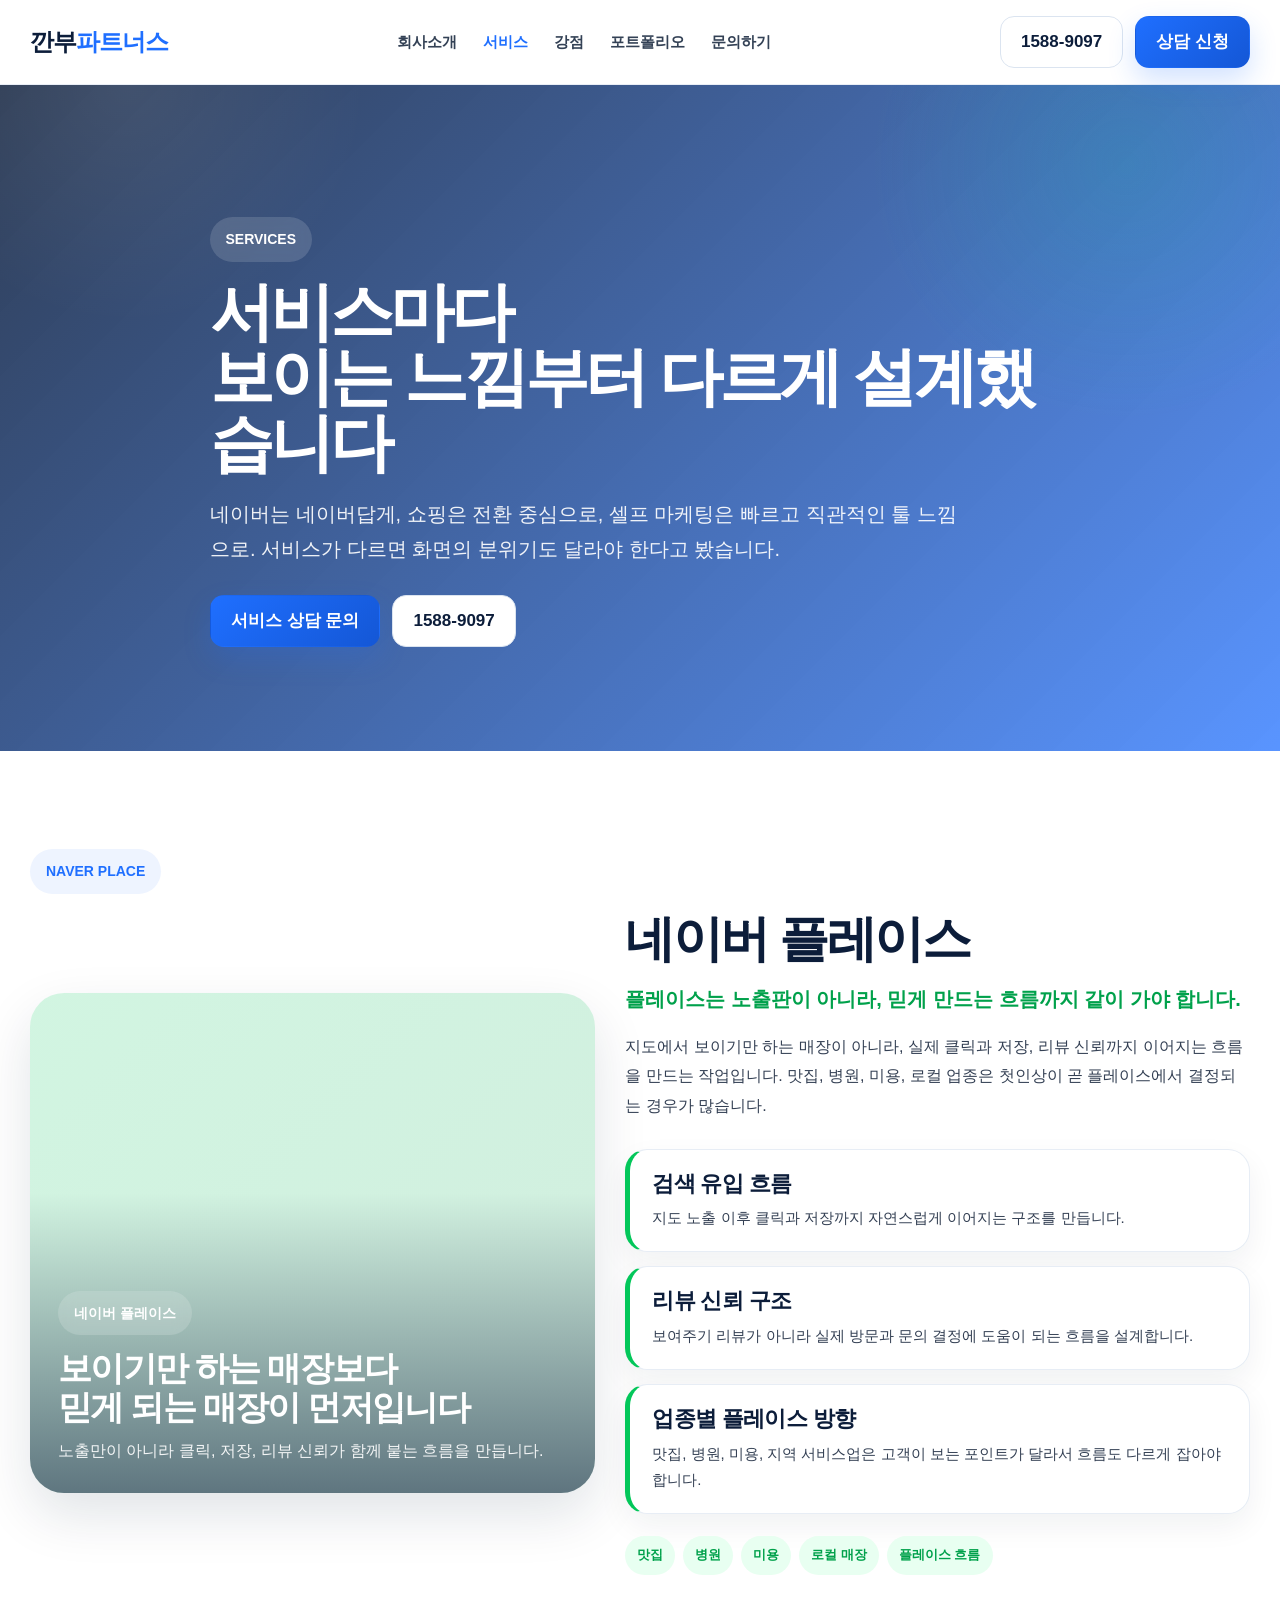
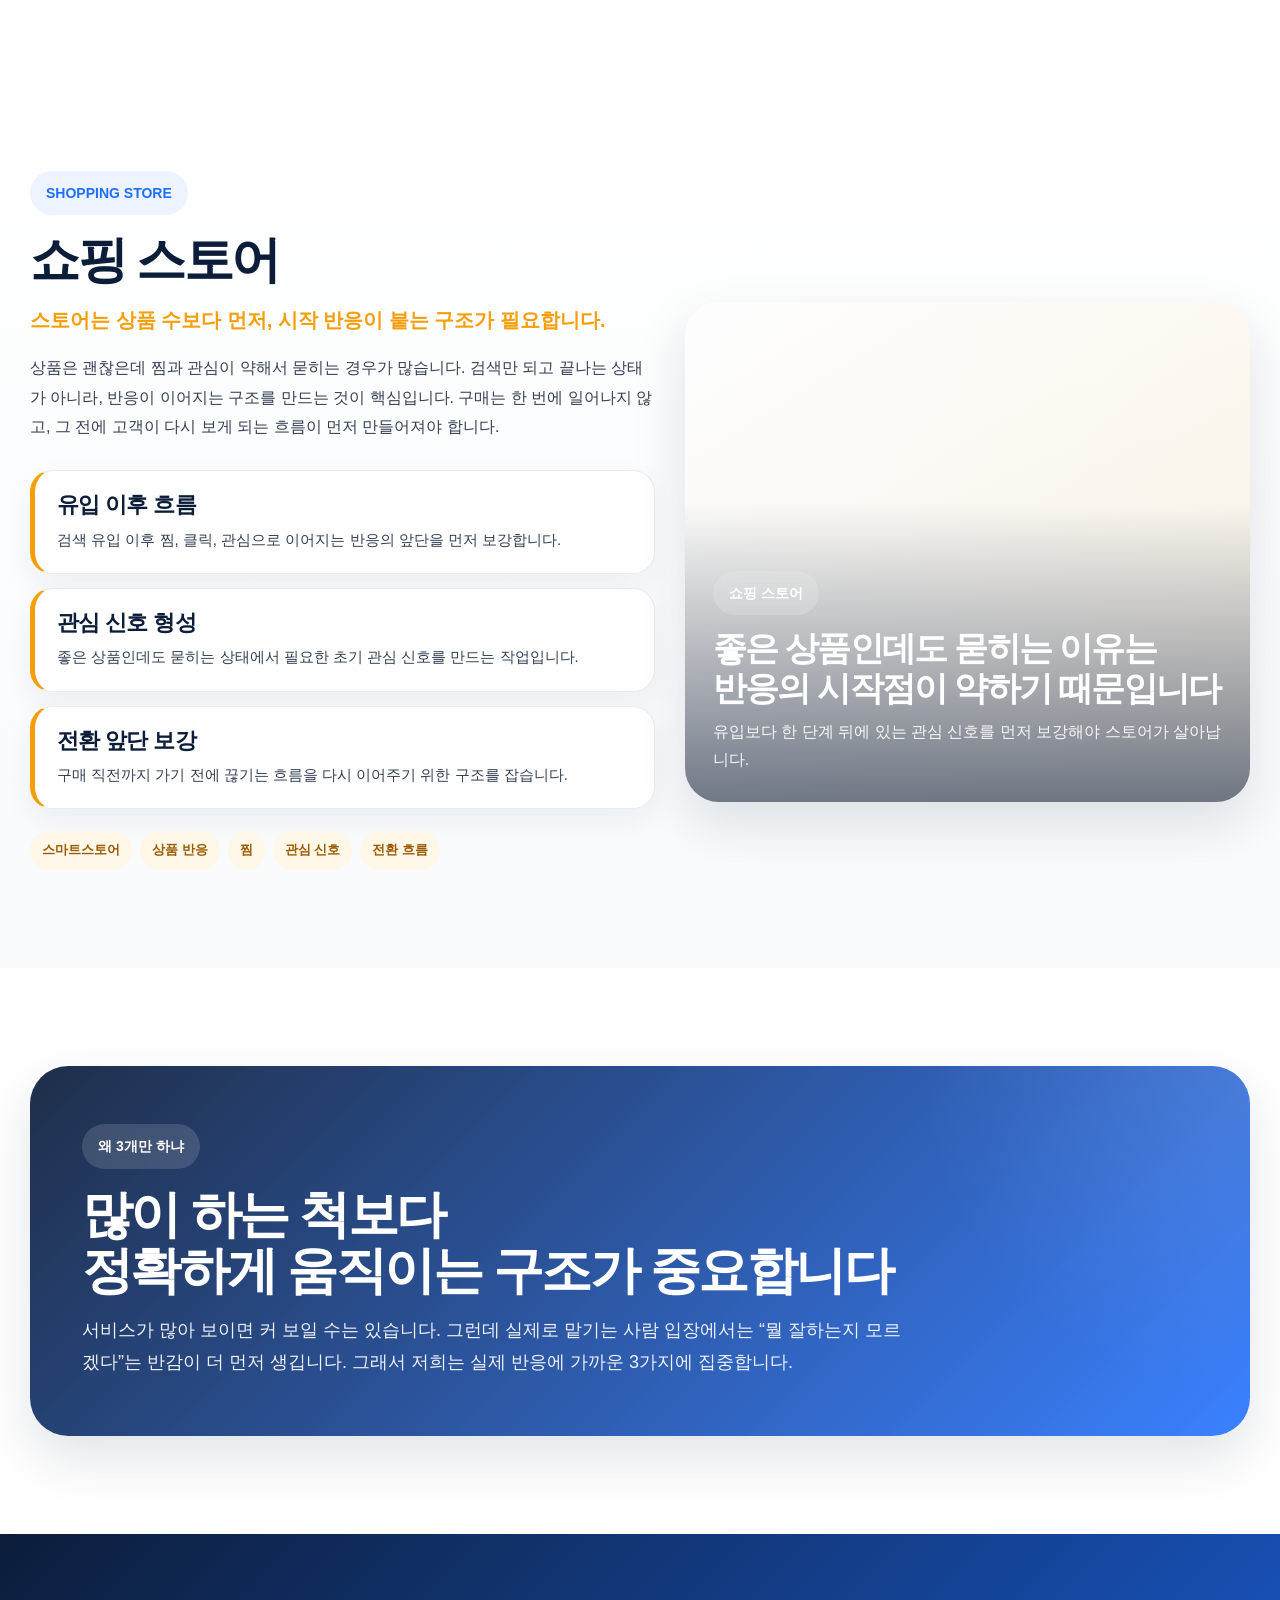
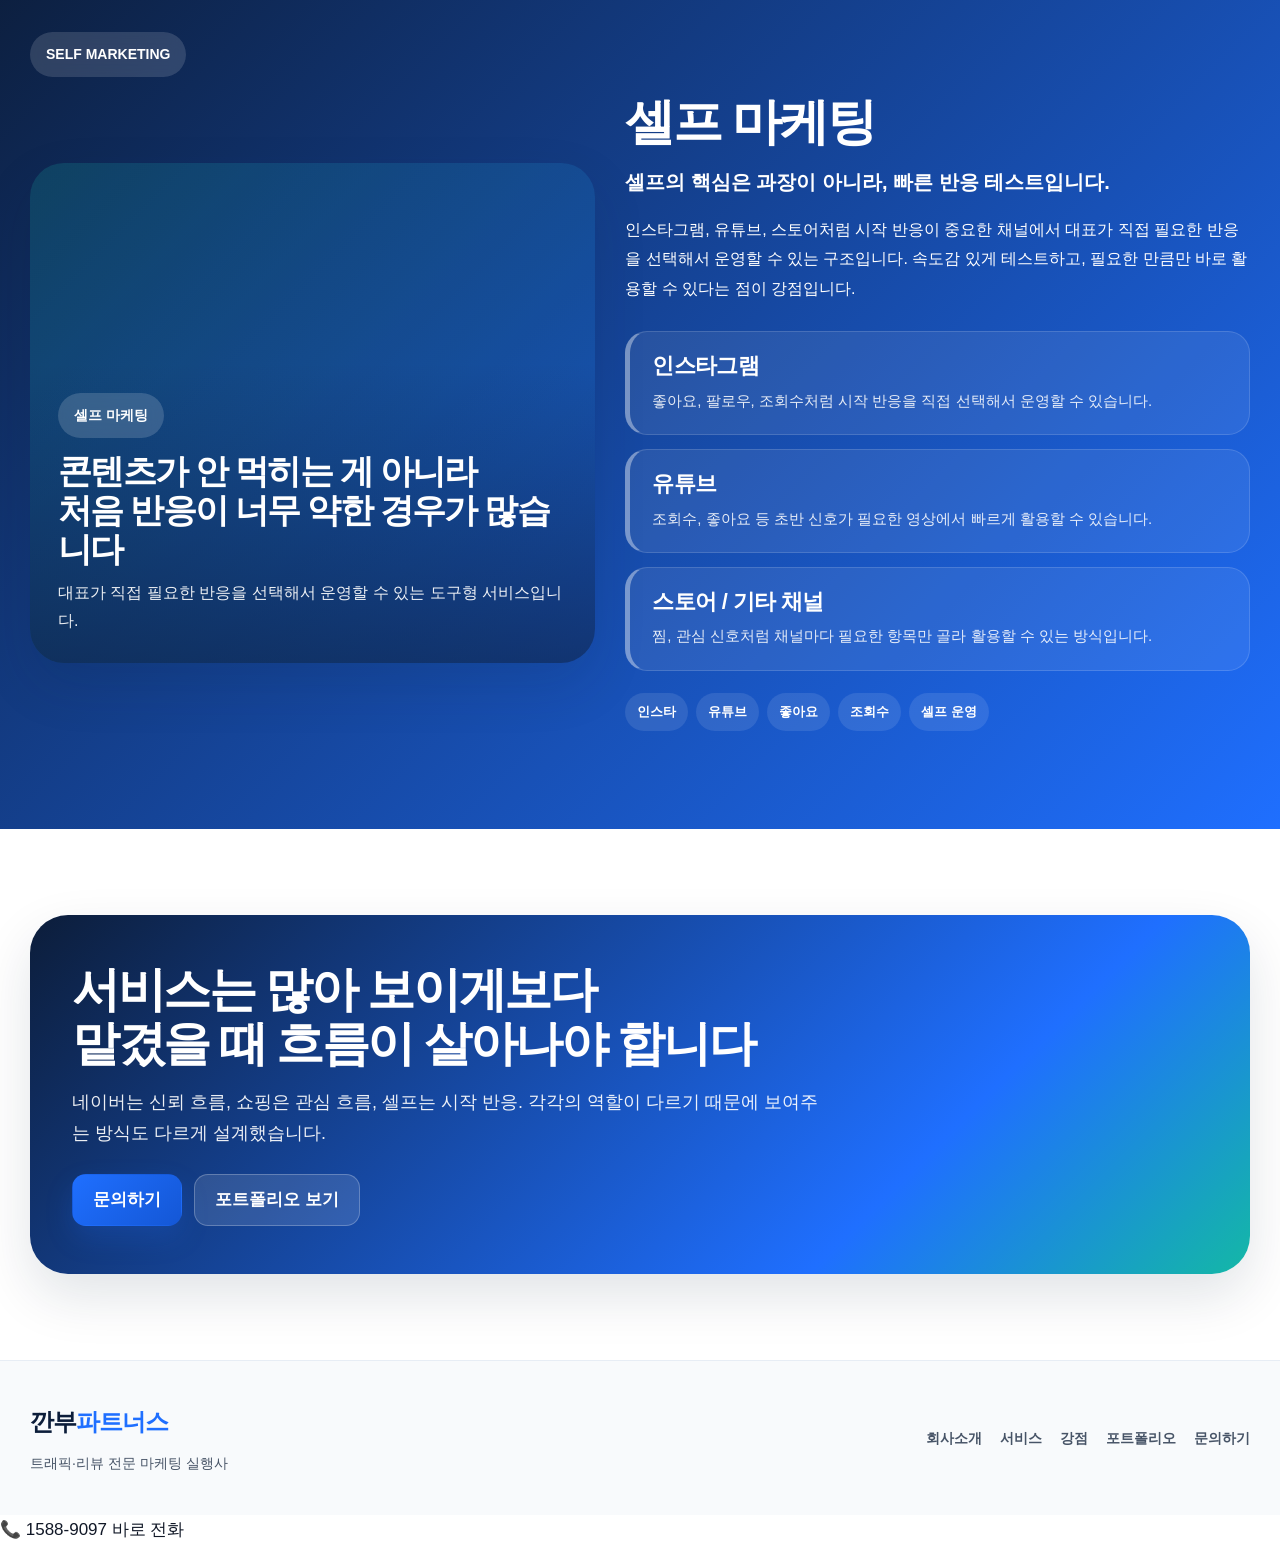
<file: services.html>
<!DOCTYPE html>
<html lang="ko">
<head>
  <meta charset="UTF-8" />
  <meta name="viewport" content="width=device-width, initial-scale=1.0" />
  <title>서비스 | 깐부파트너스</title>
  <meta name="description" content="네이버 플레이스, 쇼핑 스토어, 셀프 마케팅까지. 깐부파트너스의 실행 중심 마케팅 서비스 소개" />
  <style>
    :root {
      --navy: #0c1d3a;
      --navy-2: #12284d;
      --blue: #1f6fff;
      --blue-dark: #1457d6;
      --green: #03c75a;
      --green-dark: #00a14b;
      --mint: #14b8a6;
      --amber: #f59e0b;
      --soft: #f7f8fa;
      --soft-blue: #eef5ff;
      --line: #e7edf5;
      --text: #111827;
      --sub: #344054;
      --white: #ffffff;
      --shadow-sm: 0 12px 30px rgba(12, 29, 58, 0.06);
      --shadow-md: 0 22px 54px rgba(12, 29, 58, 0.12);
      --radius-sm: 16px;
      --radius-md: 24px;
      --radius-lg: 36px;
      --max: 1220px;
    }

    * {
      box-sizing: border-box;
      margin: 0;
      padding: 0;
    }

    html {
      scroll-behavior: smooth;
    }

    body {
      font-family: "Pretendard", "Noto Sans KR", Arial, sans-serif;
      color: var(--text);
      background: #fff;
      line-height: 1.75;
      font-size: 17px;
      -webkit-font-smoothing: antialiased;
    }

    a {
      color: inherit;
      text-decoration: none;
    }

    img {
      display: block;
      max-width: 100%;
    }

    .container {
      width: min(var(--max), calc(100% - 40px));
      margin: 0 auto;
    }

    .site-header {
      position: sticky;
      top: 0;
      z-index: 1000;
      background: rgba(255,255,255,0.88);
      backdrop-filter: blur(14px);
      border-bottom: 1px solid rgba(231,237,245,0.9);
      transition: box-shadow .2s ease, background .2s ease;
    }

    .site-header.scrolled {
      box-shadow: 0 8px 28px rgba(12,29,58,0.08);
      background: rgba(255,255,255,0.94);
    }

    .header-inner {
      min-height: 84px;
      display: flex;
      align-items: center;
      justify-content: space-between;
      gap: 20px;
    }

    .logo {
      font-size: 24px;
      font-weight: 900;
      letter-spacing: -0.04em;
      color: var(--navy);
      white-space: nowrap;
    }

    .logo span {
      color: var(--blue);
    }

    .nav {
      display: flex;
      align-items: center;
      gap: 26px;
      flex-wrap: wrap;
    }

    .nav a {
      font-size: 15px;
      font-weight: 800;
      color: #334155;
      transition: color .2s ease;
    }

    .nav a:hover,
    .nav a.active {
      color: var(--blue);
    }

    .header-actions {
      display: flex;
      align-items: center;
      gap: 12px;
      flex-wrap: wrap;
    }

    .btn {
      display: inline-flex;
      align-items: center;
      justify-content: center;
      min-height: 52px;
      padding: 0 20px;
      border-radius: 14px;
      font-weight: 900;
      border: 1px solid transparent;
      transition: transform .2s ease, box-shadow .2s ease, filter .2s ease;
      position: relative;
      overflow: hidden;
      white-space: nowrap;
    }

    .btn:hover {
      transform: translateY(-2px);
    }

    .btn::after {
      content: "";
      position: absolute;
      top: 0;
      left: -120%;
      width: 120%;
      height: 100%;
      background: linear-gradient(120deg, transparent, rgba(255,255,255,0.35), transparent);
      transition: left .6s ease;
    }

    .btn:hover::after {
      left: 120%;
    }

    .btn-primary {
      background: linear-gradient(135deg, var(--blue), var(--blue-dark));
      color: white;
      box-shadow: 0 12px 28px rgba(31,111,255,0.20);
    }

    .btn-outline {
      background: #fff;
      color: var(--navy);
      border: 1px solid #dbe4f0;
    }

    /* hero */
    .hero {
      position: relative;
      overflow: hidden;
      padding: 132px 0 104px;
      background:
        linear-gradient(135deg, rgba(12,29,58,0.86), rgba(31,111,255,0.74)),
        url('https://images.unsplash.com/photo-1552664730-d307ca884978?q=80&w=1800&auto=format&fit=crop') center/cover no-repeat;
      color: white;
    }

    .hero::after {
      content: "";
      position: absolute;
      inset: 0;
      background:
        radial-gradient(circle at 88% 12%, rgba(20,184,166,0.18), transparent 20%),
        radial-gradient(circle at 10% 0%, rgba(255,255,255,0.08), transparent 18%);
      pointer-events: none;
    }

    .hero-inner {
      position: relative;
      z-index: 1;
      max-width: 860px;
    }

    .hero-badge {
      display: inline-flex;
      align-items: center;
      padding: 10px 16px;
      border-radius: 999px;
      background: rgba(255,255,255,0.14);
      color: white;
      font-size: 14px;
      font-weight: 900;
      margin-bottom: 18px;
      backdrop-filter: blur(8px);
    }

    .hero h1 {
      font-size: clamp(42px, 5vw, 74px);
      line-height: 1.03;
      letter-spacing: -0.06em;
      margin-bottom: 20px;
    }

    .hero p {
      max-width: 760px;
      font-size: 20px;
      color: rgba(255,255,255,0.92);
      margin-bottom: 28px;
    }

    .hero-actions {
      display: flex;
      gap: 12px;
      flex-wrap: wrap;
    }

    .section {
      padding: 98px 0;
    }

    .section-soft {
      background: linear-gradient(180deg, #f8fafc 0%, #eef4fb 100%);
    }

    .section-chip {
      display: inline-flex;
      align-items: center;
      padding: 10px 16px;
      border-radius: 999px;
      background: #eef4ff;
      color: var(--blue);
      font-size: 14px;
      font-weight: 900;
      margin-bottom: 18px;
    }

    .section-title {
      font-size: clamp(34px, 4vw, 56px);
      line-height: 1.1;
      letter-spacing: -0.05em;
      color: var(--navy);
      margin-bottom: 18px;
    }

    .section-sub {
      max-width: 820px;
      color: var(--sub);
      font-size: 19px;
      margin-bottom: 42px;
    }

    /* service block common */
    .service-block {
      display: grid;
      grid-template-columns: 0.95fr 1.05fr;
      gap: 30px;
      align-items: center;
    }

    .service-block.reverse {
      grid-template-columns: 1.05fr 0.95fr;
    }

    .service-visual {
      position: relative;
      overflow: hidden;
      min-height: 500px;
      border-radius: 34px;
      box-shadow: var(--shadow-md);
    }

    .service-visual::after {
      content: "";
      position: absolute;
      inset: 0;
      background: linear-gradient(180deg, transparent 40%, rgba(12,29,58,0.58) 100%);
    }

    .service-visual-content {
      position: absolute;
      left: 28px;
      right: 28px;
      bottom: 28px;
      z-index: 1;
      color: white;
    }

    .service-visual-label {
      display: inline-flex;
      align-items: center;
      padding: 10px 16px;
      border-radius: 999px;
      background: rgba(255,255,255,0.16);
      font-size: 14px;
      font-weight: 900;
      margin-bottom: 14px;
      backdrop-filter: blur(8px);
    }

    .service-visual-content h3 {
      font-size: 34px;
      line-height: 1.15;
      letter-spacing: -0.05em;
      margin-bottom: 10px;
    }

    .service-visual-content p {
      font-size: 16px;
      color: rgba(255,255,255,0.92);
    }

    .service-copy {
      display: grid;
      gap: 18px;
    }

    .service-copy h2 {
      font-size: clamp(32px, 4vw, 50px);
      line-height: 1.1;
      letter-spacing: -0.05em;
      color: var(--navy);
    }

    .service-copy .lead {
      font-size: 20px;
      font-weight: 900;
      line-height: 1.45;
    }

    .service-copy p {
      color: var(--sub);
      font-size: 16px;
      line-height: 1.85;
    }

    .service-mini-grid {
      display: grid;
      gap: 14px;
      margin-top: 10px;
    }

    .service-mini-card {
      background: #fff;
      border: 1px solid var(--line);
      border-radius: 22px;
      padding: 20px 22px;
      box-shadow: var(--shadow-sm);
      transition: transform .3s ease, box-shadow .3s ease;
    }

    .service-mini-card:hover {
      transform: translateY(-6px);
      box-shadow: 0 20px 44px rgba(12,29,58,0.12);
    }

    .service-mini-card h4 {
      font-size: 22px;
      line-height: 1.25;
      letter-spacing: -0.03em;
      margin-bottom: 8px;
      color: var(--navy);
    }

    .service-mini-card p {
      font-size: 15px;
      color: var(--sub);
      line-height: 1.75;
    }

    .service-tags {
      display: flex;
      flex-wrap: wrap;
      gap: 8px;
      margin-top: 4px;
    }

    .service-tags span {
      display: inline-flex;
      align-items: center;
      padding: 8px 12px;
      border-radius: 999px;
      background: #f4f7fb;
      color: var(--blue);
      font-size: 13px;
      font-weight: 800;
    }

    /* naver */
    .naver-visual {
      background:
        linear-gradient(135deg, rgba(3,199,90,0.18), rgba(0,161,75,0.18)),
        url('https://images.unsplash.com/photo-1516321318423-f06f85e504b3?q=80&w=1400&auto=format&fit=crop') center/cover no-repeat;
    }

    .naver .lead {
      color: var(--green-dark);
    }

    .naver .service-mini-card {
      border-left: 5px solid var(--green);
    }

    .naver .service-tags span {
      background: #e8fff1;
      color: var(--green-dark);
    }

    /* shopping */
    .shopping-wrap {
      background: linear-gradient(180deg, #ffffff 0%, #f8fafc 100%);
    }

    .shopping-visual {
      background:
        linear-gradient(135deg, rgba(255,255,255,0.10), rgba(245,158,11,0.10)),
        url('https://images.unsplash.com/photo-1556742049-0cfed4f6a45d?q=80&w=1400&auto=format&fit=crop') center/cover no-repeat;
    }

    .shopping .lead {
      color: var(--amber);
    }

    .shopping .service-mini-card {
      border-left: 5px solid var(--amber);
    }

    .shopping .service-tags span {
      background: #fff7e8;
      color: #9a5b00;
    }

    /* mid banner */
    .mid-banner {
      position: relative;
      overflow: hidden;
      border-radius: 38px;
      padding: 58px 52px;
      background:
        linear-gradient(135deg, rgba(12,29,58,0.92), rgba(31,111,255,0.88)),
        url('https://images.unsplash.com/photo-1520607162513-77705c0f0d4a?q=80&w=1800&auto=format&fit=crop') center/cover no-repeat;
      color: white;
      box-shadow: var(--shadow-md);
    }

    .mid-banner::after {
      content: "";
      position: absolute;
      inset: 0;
      background: radial-gradient(circle at 100% 0%, rgba(255,255,255,0.10), transparent 26%);
      pointer-events: none;
    }

    .mid-banner > * {
      position: relative;
      z-index: 1;
    }

    .mid-banner .section-chip {
      background: rgba(255,255,255,0.14);
      color: white;
      backdrop-filter: blur(8px);
    }

    .mid-banner h2 {
      font-size: clamp(34px, 4vw, 54px);
      line-height: 1.1;
      letter-spacing: -0.05em;
      margin-bottom: 16px;
    }

    .mid-banner p {
      max-width: 820px;
      color: rgba(255,255,255,0.92);
      font-size: 18px;
    }

    /* self */
    .self-wrap {
      background: linear-gradient(135deg, #0c1d3a 0%, #1f6fff 100%);
      color: white;
    }

    .self-wrap .section-chip {
      background: rgba(255,255,255,0.14);
      color: white;
      backdrop-filter: blur(8px);
    }

    .self-wrap .section-title,
    .self-wrap .section-sub {
      color: white;
    }

    .self-wrap .section-sub {
      color: rgba(255,255,255,0.88);
    }

    .self-visual {
      background:
        linear-gradient(135deg, rgba(20,184,166,0.18), rgba(31,111,255,0.18)),
        url('https://images.unsplash.com/photo-1611162616475-46b635cb6868?q=80&w=1400&auto=format&fit=crop') center/cover no-repeat;
    }

    .self .service-copy h2,
    .self .service-copy p {
      color: white;
    }

    .self .lead {
      color: #8eddf5;
    }

    .self .service-mini-card {
      background: rgba(255,255,255,0.08);
      border: 1px solid rgba(255,255,255,0.14);
      border-left: 5px solid rgba(255,255,255,0.38);
      box-shadow: none;
    }

    .self .service-mini-card h4 {
      color: white;
    }

    .self .service-mini-card p {
      color: rgba(255,255,255,0.88);
    }

    .self .service-tags span {
      background: rgba(255,255,255,0.10);
      color: white;
    }

    /* closing */
    .closing-band {
      padding: 86px 0;
    }

    .closing-box {
      border-radius: 38px;
      padding: 48px 42px;
      background: linear-gradient(135deg, #0c1d3a 0%, #1f6fff 72%, #14b8a6 100%);
      color: white;
      box-shadow: var(--shadow-md);
    }

    .closing-box h2 {
      font-size: clamp(32px, 4vw, 48px);
      line-height: 1.12;
      letter-spacing: -0.05em;
      margin-bottom: 16px;
    }

    .closing-box p {
      max-width: 760px;
      color: rgba(255,255,255,0.92);
      margin-bottom: 24px;
      font-size: 18px;
    }

    .closing-actions {
      display: flex;
      gap: 12px;
      flex-wrap: wrap;
    }

    .closing-actions .btn-outline {
      background: rgba(255,255,255,0.12);
      color: white;
      border-color: rgba(255,255,255,0.24);
    }

    .site-footer {
      padding: 40px 0;
      border-top: 1px solid var(--line);
      background: #f8fafc;
    }

    .footer-inner {
      display: flex;
      justify-content: space-between;
      gap: 24px;
      align-items: center;
      flex-wrap: wrap;
    }

    .footer-links {
      display: flex;
      gap: 18px;
      flex-wrap: wrap;
    }

    .footer-links a {
      font-size: 14px;
      font-weight: 800;
      color: #475467;
    }

    /* animation */
    .reveal {
      opacity: 0;
      transform: translateY(34px);
      transition: opacity .8s ease, transform .8s ease;
    }

    .reveal.active {
      opacity: 1;
      transform: translateY(0);
    }

    @media (max-width: 980px) {
      .nav,
      .header-actions {
        display: none;
      }

      .service-block,
      .service-block.reverse {
        grid-template-columns: 1fr;
      }

      .container {
        width: min(var(--max), calc(100% - 28px));
      }

      .hero {
        padding: 92px 0 72px;
      }

      .section {
        padding: 76px 0;
      }

      .mid-banner,
      .closing-box {
        padding: 36px 28px;
        border-radius: 28px;
      }

      .service-visual {
        min-height: 340px;
      }
    }

    @media (max-width: 768px) {
      body {
        font-size: 18px;
      }

      .hero h1 {
        font-size: 34px;
        line-height: 1.2;
      }

      .section-title,
      .service-copy h2 {
        font-size: 28px;
        line-height: 1.2;
      }

      .section-sub,
      .hero p {
        font-size: 17px;
      }

      .mobile-call {
        position: fixed;
        bottom: 16px;
        left: 14px;
        right: 14px;
        z-index: 9999;
      }

      .mobile-call a {
        display: flex;
        justify-content: center;
        align-items: center;
        height: 58px;
        background: linear-gradient(135deg, #1f6fff, #1457d6);
        color: #fff;
        font-weight: 900;
        border-radius: 16px;
        font-size: 18px;
        box-shadow: 0 12px 30px rgba(31,111,255,0.35);
      }
    }
  </style>
</head>
<body>
  <header class="site-header" id="siteHeader">
    <div class="container header-inner">
      <a href="./index.html" class="logo">깐부<span>파트너스</span></a>

      <nav class="nav">
        <a href="./about.html">회사소개</a>
        <a href="./services.html" class="active">서비스</a>
        <a href="./strength.html">강점</a>
        <a href="./portfolio.html">포트폴리오</a>
        <a href="./contact.html">문의하기</a>
      </nav>

      <div class="header-actions">
        <a href="tel:1588-9097" class="btn btn-outline">1588-9097</a>
        <a href="./contact.html" class="btn btn-primary">상담 신청</a>
      </div>
    </div>
  </header>

  <main>
    <!-- hero -->
    <section class="hero">
      <div class="container hero-inner">
        <span class="hero-badge reveal">SERVICES</span>
        <h1 class="reveal">서비스마다<br />보이는 느낌부터 다르게 설계했습니다</h1>
        <p class="reveal">
          네이버는 네이버답게, 쇼핑은 전환 중심으로, 셀프 마케팅은 빠르고 직관적인 툴 느낌으로.  
          서비스가 다르면 화면의 분위기도 달라야 한다고 봤습니다.
        </p>

        <div class="hero-actions reveal">
          <a href="./contact.html" class="btn btn-primary">서비스 상담 문의</a>
          <a href="tel:1588-9097" class="btn btn-outline">1588-9097</a>
        </div>
      </div>
    </section>

    <!-- naver -->
    <section class="section naver">
      <div class="container">
        <span class="section-chip reveal">NAVER PLACE</span>
        <div class="service-block">
          <div class="service-visual naver-visual reveal">
            <div class="service-visual-content">
              <span class="service-visual-label">네이버 플레이스</span>
              <h3>보이기만 하는 매장보다<br />믿게 되는 매장이 먼저입니다</h3>
              <p>노출만이 아니라 클릭, 저장, 리뷰 신뢰가 함께 붙는 흐름을 만듭니다.</p>
            </div>
          </div>

          <div class="service-copy reveal">
            <h2>네이버 플레이스</h2>
            <p class="lead">플레이스는 노출판이 아니라, 믿게 만드는 흐름까지 같이 가야 합니다.</p>
            <p>
              지도에서 보이기만 하는 매장이 아니라,  
              실제 클릭과 저장, 리뷰 신뢰까지 이어지는 흐름을 만드는 작업입니다.  
              맛집, 병원, 미용, 로컬 업종은 첫인상이 곧 플레이스에서 결정되는 경우가 많습니다.
            </p>

            <div class="service-mini-grid">
              <article class="service-mini-card">
                <h4>검색 유입 흐름</h4>
                <p>지도 노출 이후 클릭과 저장까지 자연스럽게 이어지는 구조를 만듭니다.</p>
              </article>

              <article class="service-mini-card">
                <h4>리뷰 신뢰 구조</h4>
                <p>보여주기 리뷰가 아니라 실제 방문과 문의 결정에 도움이 되는 흐름을 설계합니다.</p>
              </article>

              <article class="service-mini-card">
                <h4>업종별 플레이스 방향</h4>
                <p>맛집, 병원, 미용, 지역 서비스업은 고객이 보는 포인트가 달라서 흐름도 다르게 잡아야 합니다.</p>
              </article>
            </div>

            <div class="service-tags">
              <span>맛집</span>
              <span>병원</span>
              <span>미용</span>
              <span>로컬 매장</span>
              <span>플레이스 흐름</span>
            </div>
          </div>
        </div>
      </div>
    </section>

    <!-- shopping -->
    <section class="section section-soft shopping-wrap shopping">
      <div class="container">
        <span class="section-chip reveal">SHOPPING STORE</span>
        <div class="service-block reverse">
          <div class="service-copy reveal">
            <h2>쇼핑 스토어</h2>
            <p class="lead">스토어는 상품 수보다 먼저, 시작 반응이 붙는 구조가 필요합니다.</p>
            <p>
              상품은 괜찮은데 찜과 관심이 약해서 묻히는 경우가 많습니다.  
              검색만 되고 끝나는 상태가 아니라, 반응이 이어지는 구조를 만드는 것이 핵심입니다.  
              구매는 한 번에 일어나지 않고, 그 전에 고객이 다시 보게 되는 흐름이 먼저 만들어져야 합니다.
            </p>

            <div class="service-mini-grid">
              <article class="service-mini-card">
                <h4>유입 이후 흐름</h4>
                <p>검색 유입 이후 찜, 클릭, 관심으로 이어지는 반응의 앞단을 먼저 보강합니다.</p>
              </article>

              <article class="service-mini-card">
                <h4>관심 신호 형성</h4>
                <p>좋은 상품인데도 묻히는 상태에서 필요한 초기 관심 신호를 만드는 작업입니다.</p>
              </article>

              <article class="service-mini-card">
                <h4>전환 앞단 보강</h4>
                <p>구매 직전까지 가기 전에 끊기는 흐름을 다시 이어주기 위한 구조를 잡습니다.</p>
              </article>
            </div>

            <div class="service-tags">
              <span>스마트스토어</span>
              <span>상품 반응</span>
              <span>찜</span>
              <span>관심 신호</span>
              <span>전환 흐름</span>
            </div>
          </div>

          <div class="service-visual shopping-visual reveal">
            <div class="service-visual-content">
              <span class="service-visual-label">쇼핑 스토어</span>
              <h3>좋은 상품인데도 묻히는 이유는<br />반응의 시작점이 약하기 때문입니다</h3>
              <p>유입보다 한 단계 뒤에 있는 관심 신호를 먼저 보강해야 스토어가 살아납니다.</p>
            </div>
          </div>
        </div>
      </div>
    </section>

    <!-- middle banner -->
    <section class="section">
      <div class="container">
        <div class="mid-banner reveal">
          <span class="section-chip">왜 3개만 하냐</span>
          <h2>많이 하는 척보다<br />정확하게 움직이는 구조가 중요합니다</h2>
          <p>
            서비스가 많아 보이면 커 보일 수는 있습니다.  
            그런데 실제로 맡기는 사람 입장에서는 “뭘 잘하는지 모르겠다”는 반감이 더 먼저 생깁니다.  
            그래서 저희는 실제 반응에 가까운 3가지에 집중합니다.
          </p>
        </div>
      </div>
    </section>

    <!-- self -->
    <section class="section self-wrap self">
      <div class="container">
        <span class="section-chip reveal">SELF MARKETING</span>
        <div class="service-block">
          <div class="service-visual self-visual reveal">
            <div class="service-visual-content">
              <span class="service-visual-label">셀프 마케팅</span>
              <h3>콘텐츠가 안 먹히는 게 아니라<br />처음 반응이 너무 약한 경우가 많습니다</h3>
              <p>대표가 직접 필요한 반응을 선택해서 운영할 수 있는 도구형 서비스입니다.</p>
            </div>
          </div>

          <div class="service-copy reveal">
            <h2>셀프 마케팅</h2>
            <p class="lead">셀프의 핵심은 과장이 아니라, 빠른 반응 테스트입니다.</p>
            <p>
              인스타그램, 유튜브, 스토어처럼 시작 반응이 중요한 채널에서  
              대표가 직접 필요한 반응을 선택해서 운영할 수 있는 구조입니다.  
              속도감 있게 테스트하고, 필요한 만큼만 바로 활용할 수 있다는 점이 강점입니다.
            </p>

            <div class="service-mini-grid">
              <article class="service-mini-card">
                <h4>인스타그램</h4>
                <p>좋아요, 팔로우, 조회수처럼 시작 반응을 직접 선택해서 운영할 수 있습니다.</p>
              </article>

              <article class="service-mini-card">
                <h4>유튜브</h4>
                <p>조회수, 좋아요 등 초반 신호가 필요한 영상에서 빠르게 활용할 수 있습니다.</p>
              </article>

              <article class="service-mini-card">
                <h4>스토어 / 기타 채널</h4>
                <p>찜, 관심 신호처럼 채널마다 필요한 항목만 골라 활용할 수 있는 방식입니다.</p>
              </article>
            </div>

            <div class="service-tags">
              <span>인스타</span>
              <span>유튜브</span>
              <span>좋아요</span>
              <span>조회수</span>
              <span>셀프 운영</span>
            </div>
          </div>
        </div>
      </div>
    </section>

    <!-- closing -->
    <section class="closing-band">
      <div class="container">
        <div class="closing-box reveal">
          <h2>서비스는 많아 보이게보다<br />맡겼을 때 흐름이 살아나야 합니다</h2>
          <p>
            네이버는 신뢰 흐름, 쇼핑은 관심 흐름, 셀프는 시작 반응.  
            각각의 역할이 다르기 때문에 보여주는 방식도 다르게 설계했습니다.
          </p>

          <div class="closing-actions">
            <a href="./contact.html" class="btn btn-primary">문의하기</a>
            <a href="./portfolio.html" class="btn btn-outline">포트폴리오 보기</a>
          </div>
        </div>
      </div>
    </section>
  </main>

  <footer class="site-footer">
    <div class="container footer-inner">
      <div>
        <a href="./index.html" class="logo">깐부<span>파트너스</span></a>
        <p style="color:#475467; font-size:14px; margin-top:8px;">트래픽·리뷰 전문 마케팅 실행사</p>
      </div>

      <div class="footer-links">
        <a href="./about.html">회사소개</a>
        <a href="./services.html">서비스</a>
        <a href="./strength.html">강점</a>
        <a href="./portfolio.html">포트폴리오</a>
        <a href="./contact.html">문의하기</a>
      </div>
    </div>
  </footer>

  <div class="mobile-call">
    <a href="tel:1588-9097">📞 1588-9097 바로 전화</a>
  </div>

  <script>
    const reveals = document.querySelectorAll('.reveal');
    const siteHeader = document.getElementById('siteHeader');

    function revealOnScroll() {
      const trigger = window.innerHeight * 0.88;

      reveals.forEach(el => {
        const top = el.getBoundingClientRect().top;
        if (top < trigger) {
          el.classList.add('active');
        }
      });
    }

    function updateHeader() {
      if (window.scrollY > 8) {
        siteHeader.classList.add('scrolled');
      } else {
        siteHeader.classList.remove('scrolled');
      }
    }

    window.addEventListener('scroll', revealOnScroll);
    window.addEventListener('scroll', updateHeader);
    window.addEventListener('load', revealOnScroll);
    window.addEventListener('load', updateHeader);
  </script>
</body>
</html>
</file>
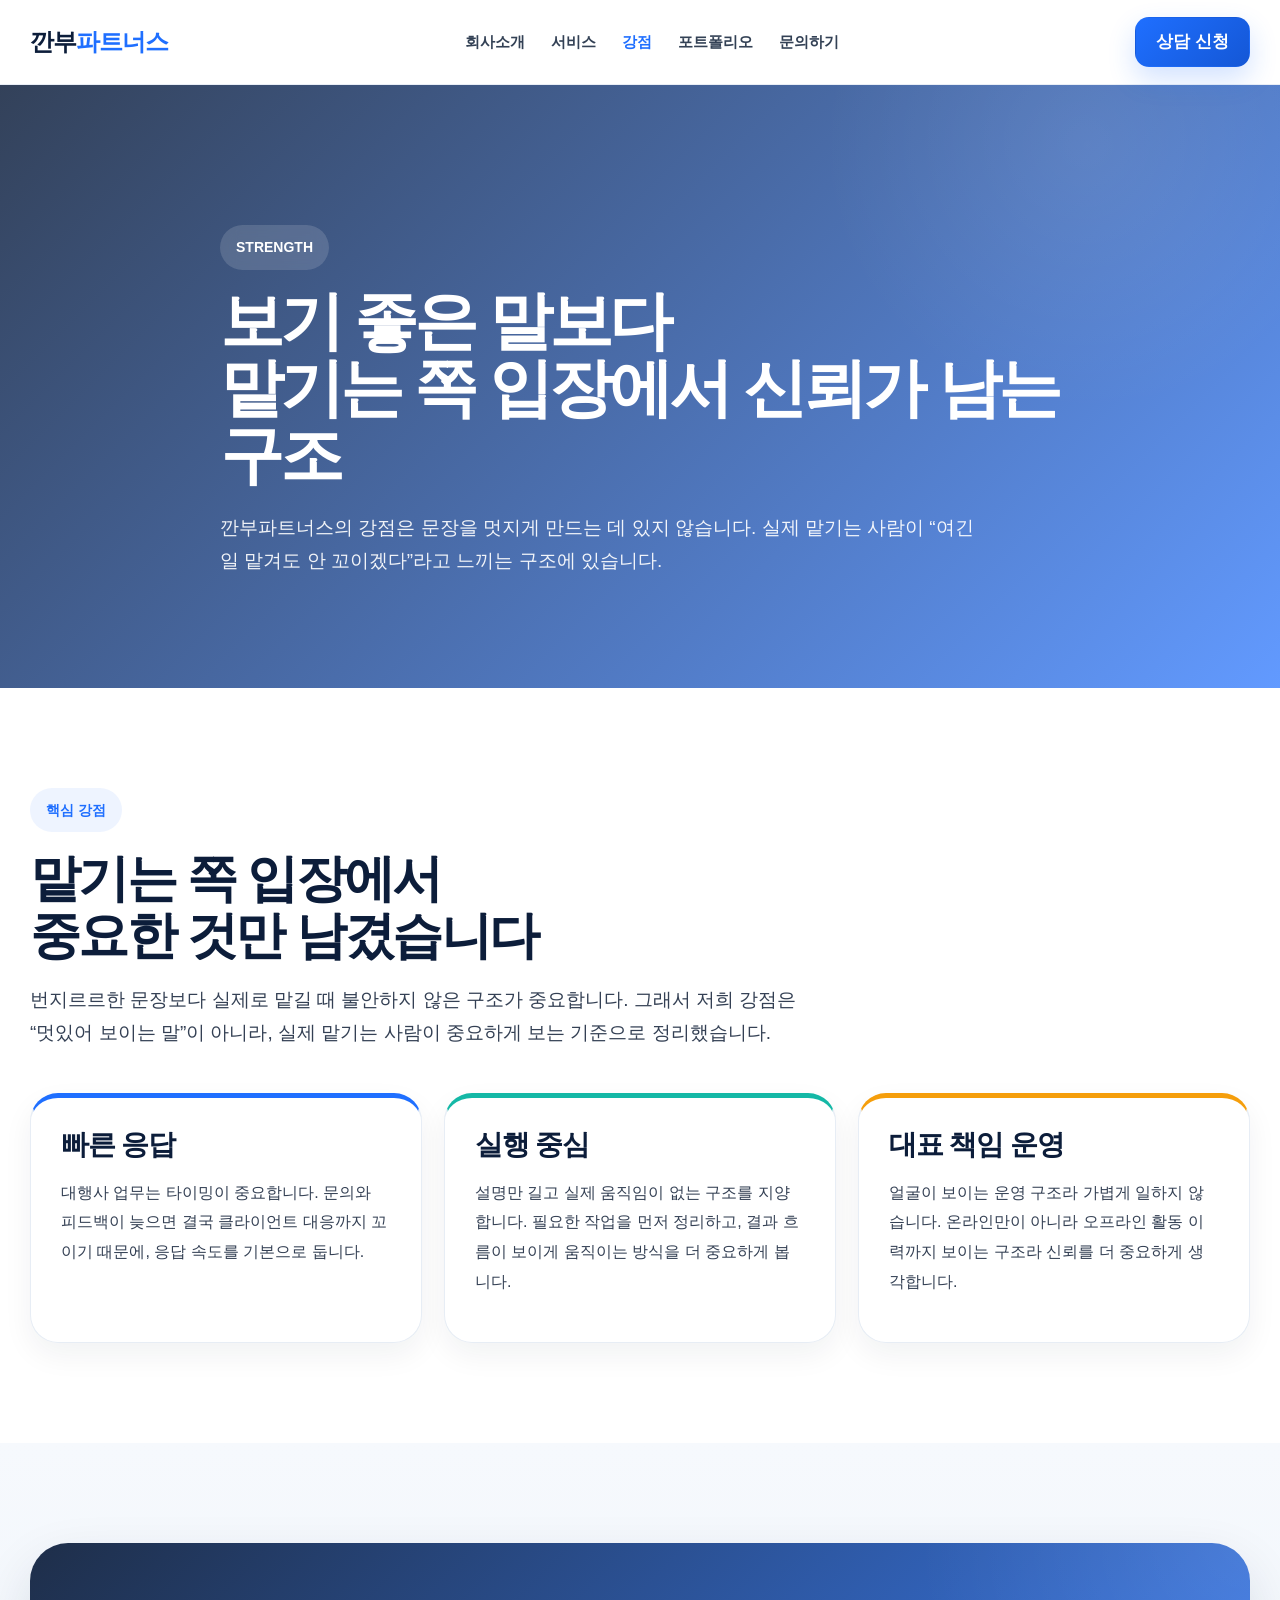
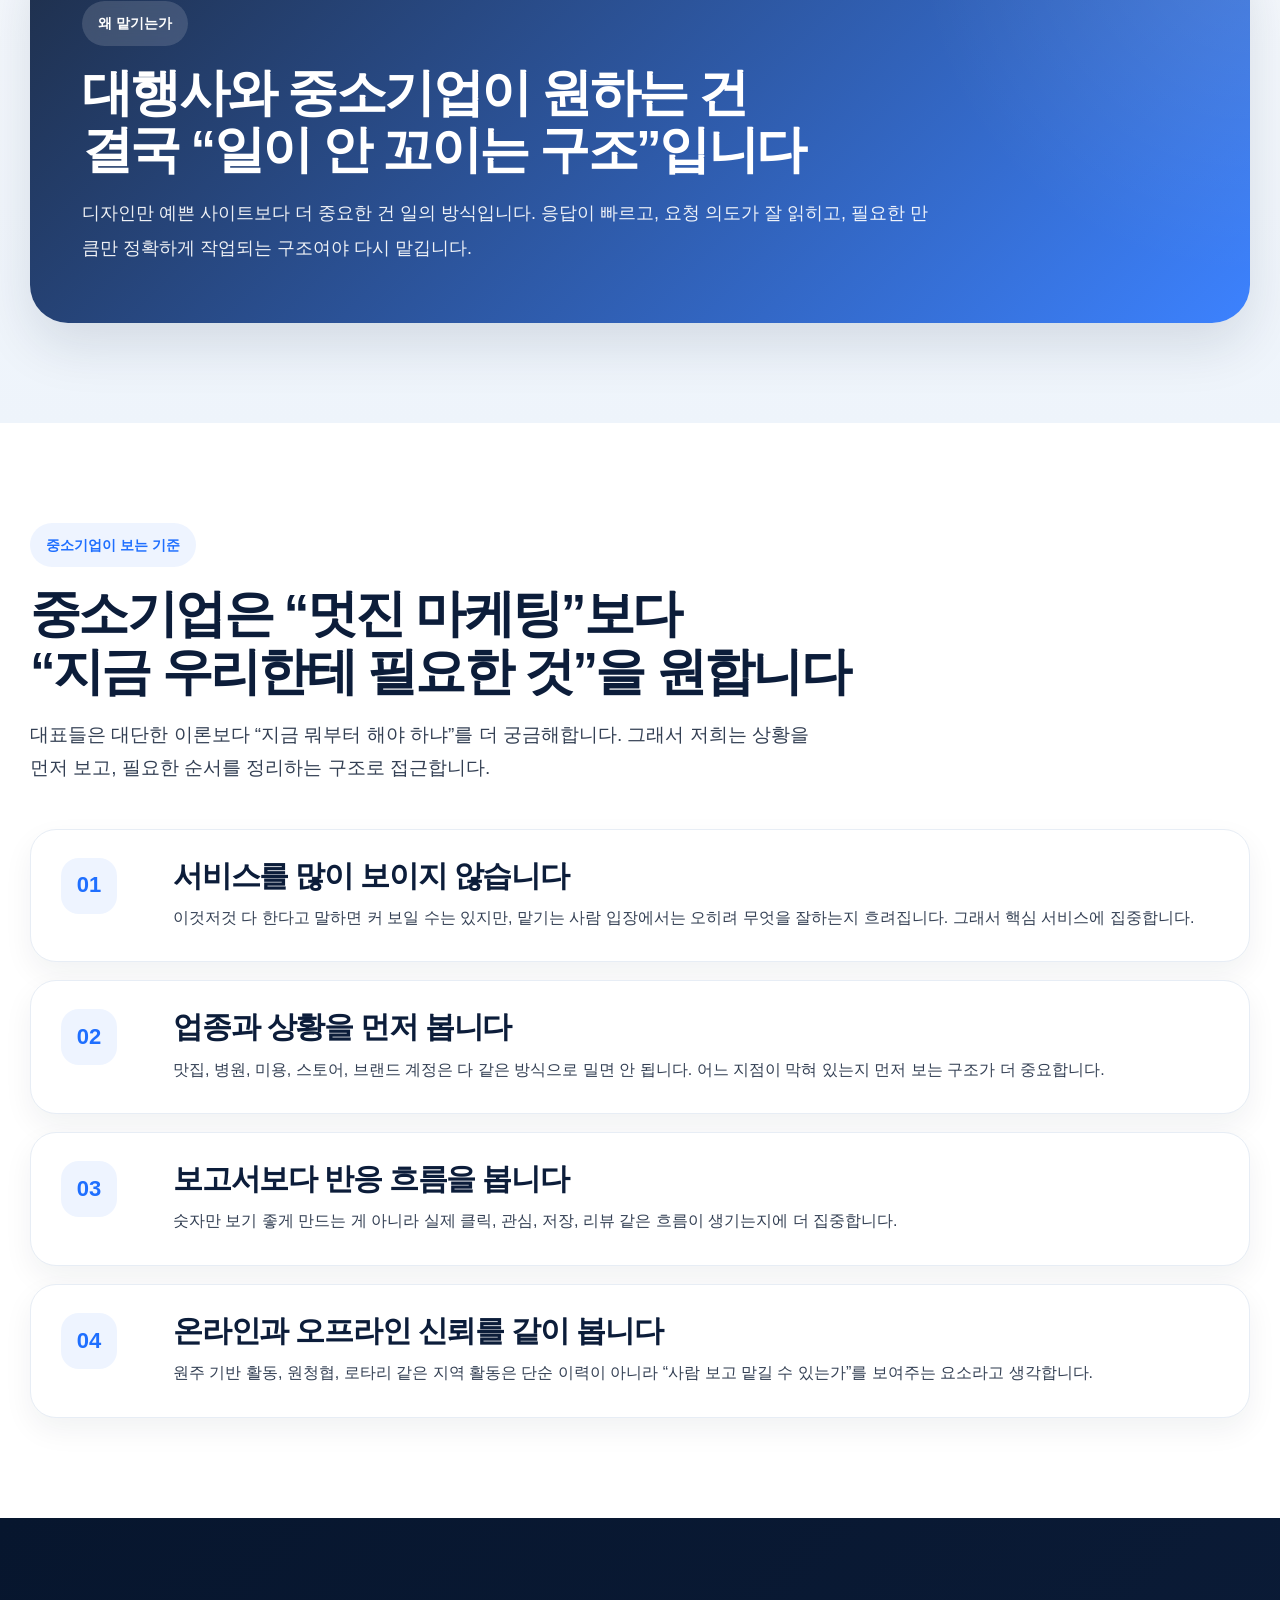
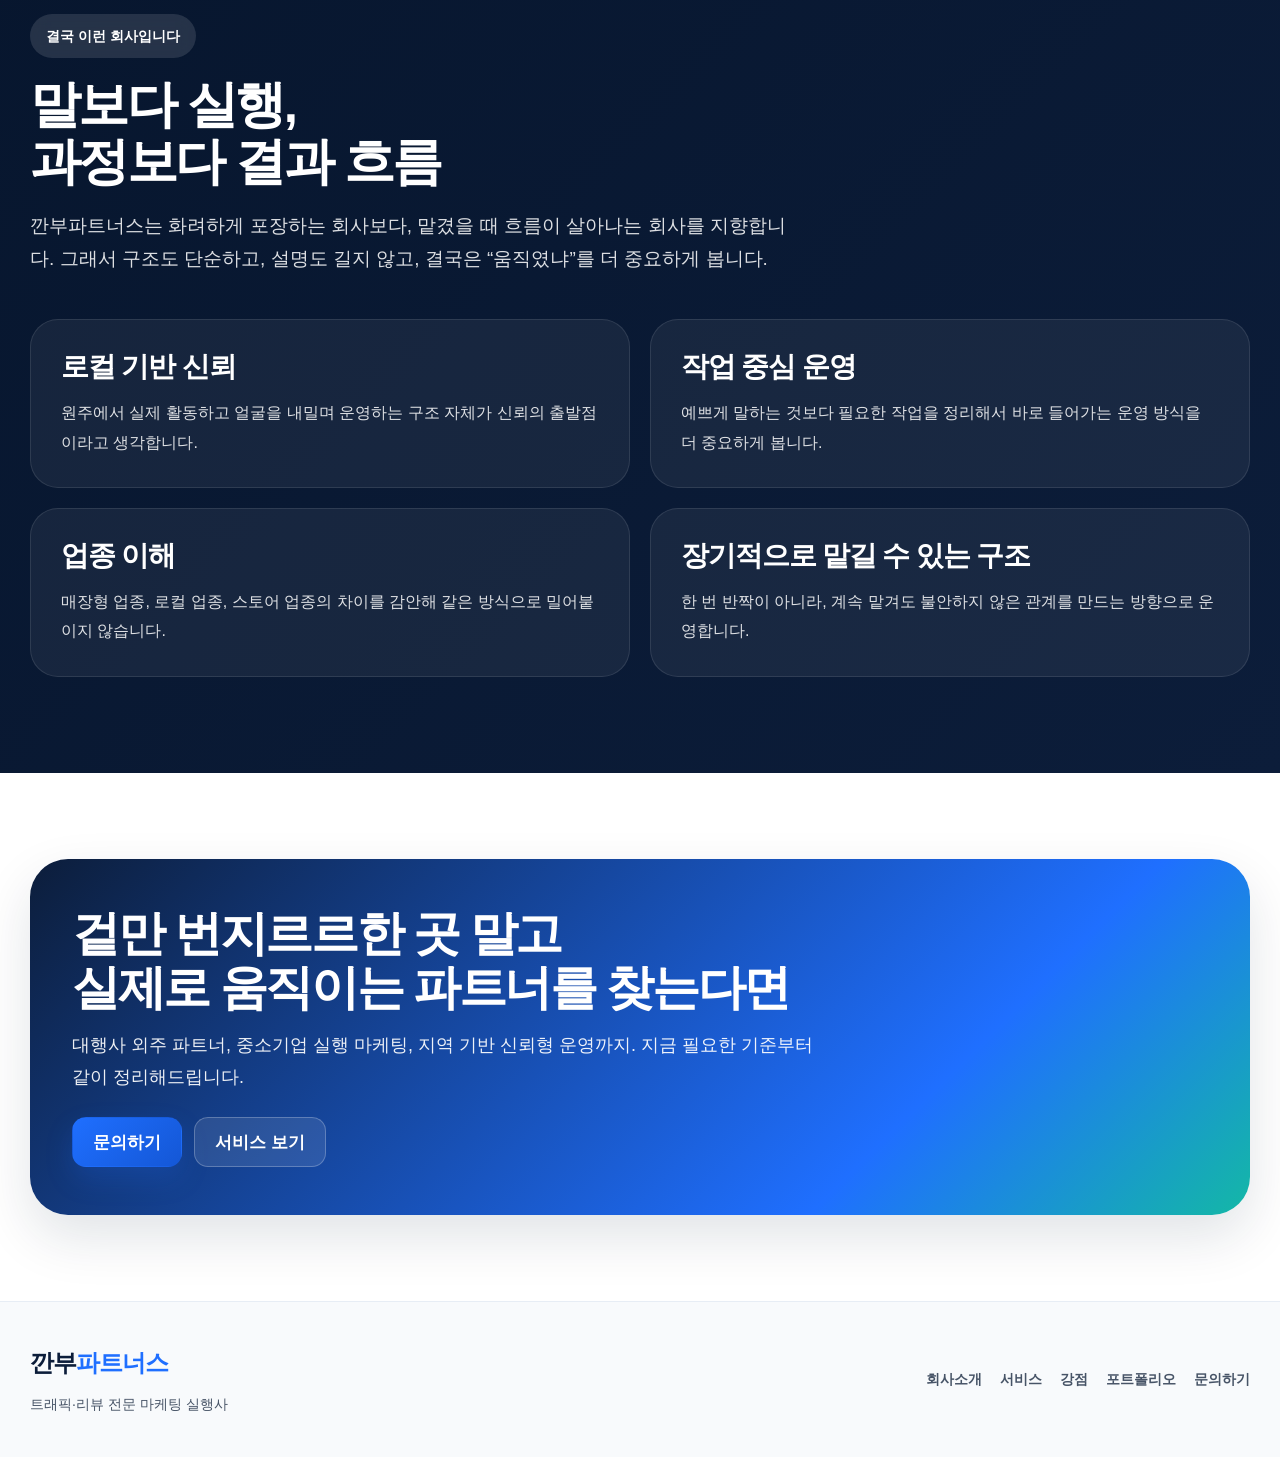
<file: strength.html>
<!DOCTYPE html>
<html lang="ko">
<head>
  <meta charset="UTF-8" />
  <meta name="viewport" content="width=device-width, initial-scale=1.0" />
  <title>강점 | 깐부파트너스</title>
  <meta name="description" content="깐부파트너스의 강점과 운영 기준을 소개합니다." />
  <style>
    :root {
      --navy: #0c1d3a;
      --navy-2: #12284d;
      --blue: #1f6fff;
      --blue-dark: #1457d6;
      --mint: #14b8a6;
      --amber: #f59e0b;
      --soft: #f7f8fa;
      --soft-blue: #f3f7fd;
      --line: #e7edf5;
      --text: #111827;
      --sub: #344054;
      --white: #ffffff;
      --shadow-sm: 0 12px 30px rgba(12, 29, 58, 0.06);
      --shadow-md: 0 22px 54px rgba(12, 29, 58, 0.12);
      --radius-sm: 16px;
      --radius-md: 24px;
      --radius-lg: 36px;
      --max: 1220px;
    }

    * {
      box-sizing: border-box;
      margin: 0;
      padding: 0;
    }

    html {
      scroll-behavior: smooth;
    }

    body {
      font-family: "Pretendard", "Noto Sans KR", Arial, sans-serif;
      color: var(--text);
      background: #fff;
      line-height: 1.75;
      font-size: 17px;
      -webkit-font-smoothing: antialiased;
    }

    a {
      color: inherit;
      text-decoration: none;
    }

    img {
      display: block;
      max-width: 100%;
    }

    .container {
      width: min(var(--max), calc(100% - 40px));
      margin: 0 auto;
    }

    .site-header {
      position: sticky;
      top: 0;
      z-index: 1000;
      background: rgba(255,255,255,0.88);
      backdrop-filter: blur(14px);
      border-bottom: 1px solid rgba(231,237,245,0.9);
    }

    .header-inner {
      min-height: 84px;
      display: flex;
      align-items: center;
      justify-content: space-between;
      gap: 20px;
    }

    .logo {
      font-size: 24px;
      font-weight: 900;
      letter-spacing: -0.04em;
      color: var(--navy);
      white-space: nowrap;
    }

    .logo span {
      color: var(--blue);
    }

    .nav {
      display: flex;
      align-items: center;
      gap: 26px;
      flex-wrap: wrap;
    }

    .nav a {
      font-size: 15px;
      font-weight: 800;
      color: #334155;
      transition: color .2s ease;
    }

    .nav a:hover,
    .nav a.active {
      color: var(--blue);
    }

    .btn {
      display: inline-flex;
      align-items: center;
      justify-content: center;
      min-height: 50px;
      padding: 0 20px;
      border-radius: 14px;
      font-weight: 800;
      border: 1px solid transparent;
      transition: transform .2s ease, box-shadow .2s ease;
    }

    .btn:hover {
      transform: translateY(-2px);
    }

    .btn-primary {
      background: linear-gradient(135deg, var(--blue), var(--blue-dark));
      color: white;
      box-shadow: 0 12px 28px rgba(31,111,255,0.20);
    }

    .btn-outline {
      background: #fff;
      color: var(--navy);
      border: 1px solid #dbe4f0;
    }

    /* hero */
    .hero {
      position: relative;
      overflow: hidden;
      padding: 140px 0 110px;
      background:
        linear-gradient(135deg, rgba(12,29,58,0.84), rgba(31,111,255,0.70)),
        url('https://images.unsplash.com/photo-1520607162513-77705c0f0d4a?q=80&w=1800&auto=format&fit=crop') center/cover no-repeat;
      color: white;
    }

    .hero::after {
      content: "";
      position: absolute;
      inset: 0;
      background: radial-gradient(circle at 85% 10%, rgba(255,255,255,0.08), transparent 22%);
      pointer-events: none;
    }

    .hero-inner {
      position: relative;
      z-index: 1;
      max-width: 840px;
    }

    .hero-badge {
      display: inline-flex;
      align-items: center;
      padding: 10px 16px;
      border-radius: 999px;
      background: rgba(255,255,255,0.14);
      color: white;
      font-size: 14px;
      font-weight: 900;
      margin-bottom: 18px;
      backdrop-filter: blur(8px);
    }

    .hero h1 {
      font-size: clamp(40px, 5vw, 68px);
      line-height: 1.05;
      letter-spacing: -0.06em;
      margin-bottom: 22px;
    }

    .hero p {
      max-width: 760px;
      font-size: 19px;
      color: rgba(255,255,255,0.92);
    }

    .section {
      padding: 100px 0;
    }

    .section-soft {
      background: linear-gradient(180deg, #f6f9fd 0%, #eef4fb 100%);
    }

    .section-title {
      font-size: clamp(34px, 4vw, 54px);
      line-height: 1.12;
      letter-spacing: -0.05em;
      color: var(--navy);
      margin-bottom: 18px;
    }

    .section-sub {
      max-width: 780px;
      color: var(--sub);
      font-size: 19px;
      margin-bottom: 44px;
    }

    .section-chip {
      display: inline-flex;
      align-items: center;
      padding: 10px 16px;
      border-radius: 999px;
      background: #eef4ff;
      color: var(--blue);
      font-size: 14px;
      font-weight: 900;
      margin-bottom: 18px;
    }

    /* top cards */
    .top-strength-grid {
      display: grid;
      grid-template-columns: repeat(3, 1fr);
      gap: 22px;
    }

    .top-strength-card {
      background: #fff;
      border: 1px solid var(--line);
      border-radius: 28px;
      padding: 30px;
      box-shadow: var(--shadow-sm);
      min-height: 250px;
    }

    .top-strength-card h3 {
      font-size: 28px;
      line-height: 1.2;
      letter-spacing: -0.04em;
      color: var(--navy);
      margin-bottom: 16px;
    }

    .top-strength-card p {
      color: var(--sub);
      font-size: 16px;
      line-height: 1.85;
    }

    .top-strength-card.blue { border-top: 5px solid var(--blue); }
    .top-strength-card.mint { border-top: 5px solid var(--mint); }
    .top-strength-card.amber { border-top: 5px solid var(--amber); }

    /* banner */
    .story-banner {
      position: relative;
      overflow: hidden;
      border-radius: 38px;
      padding: 58px 52px;
      background:
        linear-gradient(135deg, rgba(12,29,58,0.92), rgba(31,111,255,0.86)),
        url('https://images.unsplash.com/photo-1517048676732-d65bc937f952?q=80&w=1800&auto=format&fit=crop') center/cover no-repeat;
      color: white;
      box-shadow: var(--shadow-md);
    }

    .story-banner::after {
      content: "";
      position: absolute;
      inset: 0;
      background: radial-gradient(circle at 100% 0%, rgba(255,255,255,0.10), transparent 26%);
      pointer-events: none;
    }

    .story-banner > * {
      position: relative;
      z-index: 1;
    }

    .story-banner .section-chip {
      background: rgba(255,255,255,0.14);
      color: white;
      backdrop-filter: blur(8px);
    }

    .story-banner h2 {
      font-size: clamp(34px, 4vw, 54px);
      line-height: 1.12;
      letter-spacing: -0.05em;
      margin-bottom: 18px;
    }

    .story-banner p {
      max-width: 860px;
      font-size: 18px;
      color: rgba(255,255,255,0.92);
      line-height: 1.9;
    }

    /* long rows */
    .long-strength-list {
      display: grid;
      gap: 18px;
    }

    .long-strength-row {
      display: grid;
      grid-template-columns: 88px 1fr;
      gap: 24px;
      align-items: start;
      background: #fff;
      border: 1px solid var(--line);
      border-radius: 26px;
      padding: 28px 30px;
      box-shadow: var(--shadow-sm);
    }

    .long-strength-num {
      width: 56px;
      height: 56px;
      display: grid;
      place-items: center;
      border-radius: 18px;
      background: #eef4ff;
      color: var(--blue);
      font-weight: 900;
      font-size: 22px;
    }

    .long-strength-text h3 {
      font-size: 30px;
      line-height: 1.18;
      letter-spacing: -0.04em;
      color: var(--navy);
      margin-bottom: 10px;
    }

    .long-strength-text p {
      color: var(--sub);
      font-size: 16px;
      line-height: 1.9;
    }

    /* final dark section */
    .final-dark {
      padding: 96px 0;
      background: linear-gradient(135deg, #07162e 0%, #0c1d3a 100%);
      color: white;
    }

    .final-dark .section-chip {
      background: rgba(255,255,255,0.12);
      color: white;
      backdrop-filter: blur(8px);
    }

    .final-dark .section-title {
      color: white;
    }

    .final-dark .section-sub {
      color: rgba(255,255,255,0.86);
    }

    .final-dark-grid {
      display: grid;
      grid-template-columns: repeat(2, 1fr);
      gap: 20px;
    }

    .final-dark-card {
      background: rgba(255,255,255,0.06);
      border: 1px solid rgba(255,255,255,0.10);
      border-radius: 28px;
      padding: 30px;
    }

    .final-dark-card h3 {
      font-size: 28px;
      line-height: 1.2;
      letter-spacing: -0.04em;
      margin-bottom: 14px;
      color: white;
    }

    .final-dark-card p {
      color: rgba(255,255,255,0.86);
      font-size: 16px;
      line-height: 1.85;
    }

    /* CTA */
    .closing-band {
      padding: 86px 0;
    }

    .closing-box {
      border-radius: 38px;
      padding: 48px 42px;
      background: linear-gradient(135deg, #0c1d3a 0%, #1f6fff 72%, #14b8a6 100%);
      color: white;
      box-shadow: var(--shadow-md);
    }

    .closing-box h2 {
      font-size: clamp(32px, 4vw, 48px);
      line-height: 1.12;
      letter-spacing: -0.05em;
      margin-bottom: 16px;
    }

    .closing-box p {
      max-width: 760px;
      color: rgba(255,255,255,0.92);
      margin-bottom: 24px;
      font-size: 18px;
    }

    .button-row {
      display: flex;
      gap: 12px;
      flex-wrap: wrap;
    }

    .site-footer {
      padding: 40px 0;
      border-top: 1px solid var(--line);
      background: #f8fafc;
    }

    .footer-inner {
      display: flex;
      justify-content: space-between;
      gap: 24px;
      align-items: center;
      flex-wrap: wrap;
    }

    .footer-links {
      display: flex;
      gap: 18px;
      flex-wrap: wrap;
    }

    .footer-links a {
      font-size: 14px;
      font-weight: 800;
      color: #475467;
    }

    @media (max-width: 980px) {
      .nav {
        display: none;
      }

      .top-strength-grid,
      .final-dark-grid {
        grid-template-columns: 1fr;
      }

      .long-strength-row {
        grid-template-columns: 1fr;
      }

      .container {
        width: min(var(--max), calc(100% - 28px));
      }

      .hero {
        padding: 92px 0 72px;
      }

      .section {
        padding: 76px 0;
      }

      .story-banner,
      .closing-box {
        padding: 36px 28px;
        border-radius: 28px;
      }
    }
  </style>
</head>
<body>
  <header class="site-header">
    <div class="container header-inner">
      <a href="./index.html" class="logo">깐부<span>파트너스</span></a>

      <nav class="nav">
        <a href="./about.html">회사소개</a>
        <a href="./services.html">서비스</a>
        <a href="./strength.html" class="active">강점</a>
        <a href="./portfolio.html">포트폴리오</a>
        <a href="./contact.html">문의하기</a>
      </nav>

      <a href="./contact.html" class="btn btn-primary">상담 신청</a>
    </div>
  </header>

  <main>
    <!-- hero -->
    <section class="hero">
      <div class="container hero-inner">
        <span class="hero-badge">STRENGTH</span>
        <h1>보기 좋은 말보다<br />맡기는 쪽 입장에서 신뢰가 남는 구조</h1>
        <p>
          깐부파트너스의 강점은 문장을 멋지게 만드는 데 있지 않습니다.
          실제 맡기는 사람이 “여긴 일 맡겨도 안 꼬이겠다”라고 느끼는 구조에 있습니다.
        </p>
      </div>
    </section>

    <!-- 핵심 강점 -->
    <section class="section">
      <div class="container">
        <span class="section-chip">핵심 강점</span>
        <h2 class="section-title">맡기는 쪽 입장에서<br />중요한 것만 남겼습니다</h2>
        <p class="section-sub">
          번지르르한 문장보다 실제로 맡길 때 불안하지 않은 구조가 중요합니다.
          그래서 저희 강점은 “멋있어 보이는 말”이 아니라, 실제 맡기는 사람이 중요하게 보는 기준으로 정리했습니다.
        </p>

        <div class="top-strength-grid">
          <article class="top-strength-card blue">
            <h3>빠른 응답</h3>
            <p>
              대행사 업무는 타이밍이 중요합니다.
              문의와 피드백이 늦으면 결국 클라이언트 대응까지 꼬이기 때문에,
              응답 속도를 기본으로 둡니다.
            </p>
          </article>

          <article class="top-strength-card mint">
            <h3>실행 중심</h3>
            <p>
              설명만 길고 실제 움직임이 없는 구조를 지양합니다.
              필요한 작업을 먼저 정리하고,
              결과 흐름이 보이게 움직이는 방식을 더 중요하게 봅니다.
            </p>
          </article>

          <article class="top-strength-card amber">
            <h3>대표 책임 운영</h3>
            <p>
              얼굴이 보이는 운영 구조라 가볍게 일하지 않습니다.
              온라인만이 아니라 오프라인 활동 이력까지 보이는 구조라
              신뢰를 더 중요하게 생각합니다.
            </p>
          </article>
        </div>
      </div>
    </section>

    <!-- 배너 -->
    <section class="section-soft section">
      <div class="container">
        <div class="story-banner">
          <span class="section-chip">왜 맡기는가</span>
          <h2>대행사와 중소기업이 원하는 건<br />결국 “일이 안 꼬이는 구조”입니다</h2>
          <p>
            디자인만 예쁜 사이트보다 더 중요한 건 일의 방식입니다.
            응답이 빠르고, 요청 의도가 잘 읽히고, 필요한 만큼만 정확하게 작업되는 구조여야 다시 맡깁니다.
          </p>
        </div>
      </div>
    </section>

    <!-- 중소기업이 보는 기준 -->
    <section class="section">
      <div class="container">
        <span class="section-chip">중소기업이 보는 기준</span>
        <h2 class="section-title">중소기업은 “멋진 마케팅”보다<br />“지금 우리한테 필요한 것”을 원합니다</h2>
        <p class="section-sub">
          대표들은 대단한 이론보다 “지금 뭐부터 해야 하냐”를 더 궁금해합니다.
          그래서 저희는 상황을 먼저 보고, 필요한 순서를 정리하는 구조로 접근합니다.
        </p>

        <div class="long-strength-list">
          <article class="long-strength-row">
            <div class="long-strength-num">01</div>
            <div class="long-strength-text">
              <h3>서비스를 많이 보이지 않습니다</h3>
              <p>
                이것저것 다 한다고 말하면 커 보일 수는 있지만,
                맡기는 사람 입장에서는 오히려 무엇을 잘하는지 흐려집니다.
                그래서 핵심 서비스에 집중합니다.
              </p>
            </div>
          </article>

          <article class="long-strength-row">
            <div class="long-strength-num">02</div>
            <div class="long-strength-text">
              <h3>업종과 상황을 먼저 봅니다</h3>
              <p>
                맛집, 병원, 미용, 스토어, 브랜드 계정은
                다 같은 방식으로 밀면 안 됩니다.
                어느 지점이 막혀 있는지 먼저 보는 구조가 더 중요합니다.
              </p>
            </div>
          </article>

          <article class="long-strength-row">
            <div class="long-strength-num">03</div>
            <div class="long-strength-text">
              <h3>보고서보다 반응 흐름을 봅니다</h3>
              <p>
                숫자만 보기 좋게 만드는 게 아니라
                실제 클릭, 관심, 저장, 리뷰 같은 흐름이 생기는지에 더 집중합니다.
              </p>
            </div>
          </article>

          <article class="long-strength-row">
            <div class="long-strength-num">04</div>
            <div class="long-strength-text">
              <h3>온라인과 오프라인 신뢰를 같이 봅니다</h3>
              <p>
                원주 기반 활동, 원청협, 로타리 같은 지역 활동은
                단순 이력이 아니라 “사람 보고 맡길 수 있는가”를 보여주는 요소라고 생각합니다.
              </p>
            </div>
          </article>
        </div>
      </div>
    </section>

    <!-- 마지막 다크 섹션 -->
    <section class="final-dark">
      <div class="container">
        <span class="section-chip">결국 이런 회사입니다</span>
        <h2 class="section-title">말보다 실행,<br />과정보다 결과 흐름</h2>
        <p class="section-sub">
          깐부파트너스는 화려하게 포장하는 회사보다,
          맡겼을 때 흐름이 살아나는 회사를 지향합니다.
          그래서 구조도 단순하고, 설명도 길지 않고, 결국은 “움직였냐”를 더 중요하게 봅니다.
        </p>

        <div class="final-dark-grid">
          <article class="final-dark-card">
            <h3>로컬 기반 신뢰</h3>
            <p>
              원주에서 실제 활동하고 얼굴을 내밀며 운영하는 구조 자체가
              신뢰의 출발점이라고 생각합니다.
            </p>
          </article>

          <article class="final-dark-card">
            <h3>작업 중심 운영</h3>
            <p>
              예쁘게 말하는 것보다 필요한 작업을 정리해서
              바로 들어가는 운영 방식을 더 중요하게 봅니다.
            </p>
          </article>

          <article class="final-dark-card">
            <h3>업종 이해</h3>
            <p>
              매장형 업종, 로컬 업종, 스토어 업종의 차이를 감안해
              같은 방식으로 밀어붙이지 않습니다.
            </p>
          </article>

          <article class="final-dark-card">
            <h3>장기적으로 맡길 수 있는 구조</h3>
            <p>
              한 번 반짝이 아니라,
              계속 맡겨도 불안하지 않은 관계를 만드는 방향으로 운영합니다.
            </p>
          </article>
        </div>
      </div>
    </section>

    <!-- CTA -->
    <section class="closing-band">
      <div class="container">
        <div class="closing-box">
          <h2>겉만 번지르르한 곳 말고<br />실제로 움직이는 파트너를 찾는다면</h2>
          <p>
            대행사 외주 파트너, 중소기업 실행 마케팅, 지역 기반 신뢰형 운영까지.
            지금 필요한 기준부터 같이 정리해드립니다.
          </p>

          <div class="button-row">
            <a href="./contact.html" class="btn btn-primary">문의하기</a>
            <a href="./services.html" class="btn btn-outline" style="background:rgba(255,255,255,0.10); color:#fff; border-color:rgba(255,255,255,0.24);">서비스 보기</a>
          </div>
        </div>
      </div>
    </section>
  </main>

  <footer class="site-footer">
    <div class="container footer-inner">
      <div>
        <a href="./index.html" class="logo">깐부<span>파트너스</span></a>
        <p style="color:#475467; font-size:14px; margin-top:8px;">트래픽·리뷰 전문 마케팅 실행사</p>
      </div>

      <div class="footer-links">
        <a href="./about.html">회사소개</a>
        <a href="./services.html">서비스</a>
        <a href="./strength.html">강점</a>
        <a href="./portfolio.html">포트폴리오</a>
        <a href="./contact.html">문의하기</a>
      </div>
    </div>
  </footer>
</body>
</html>
</file>
